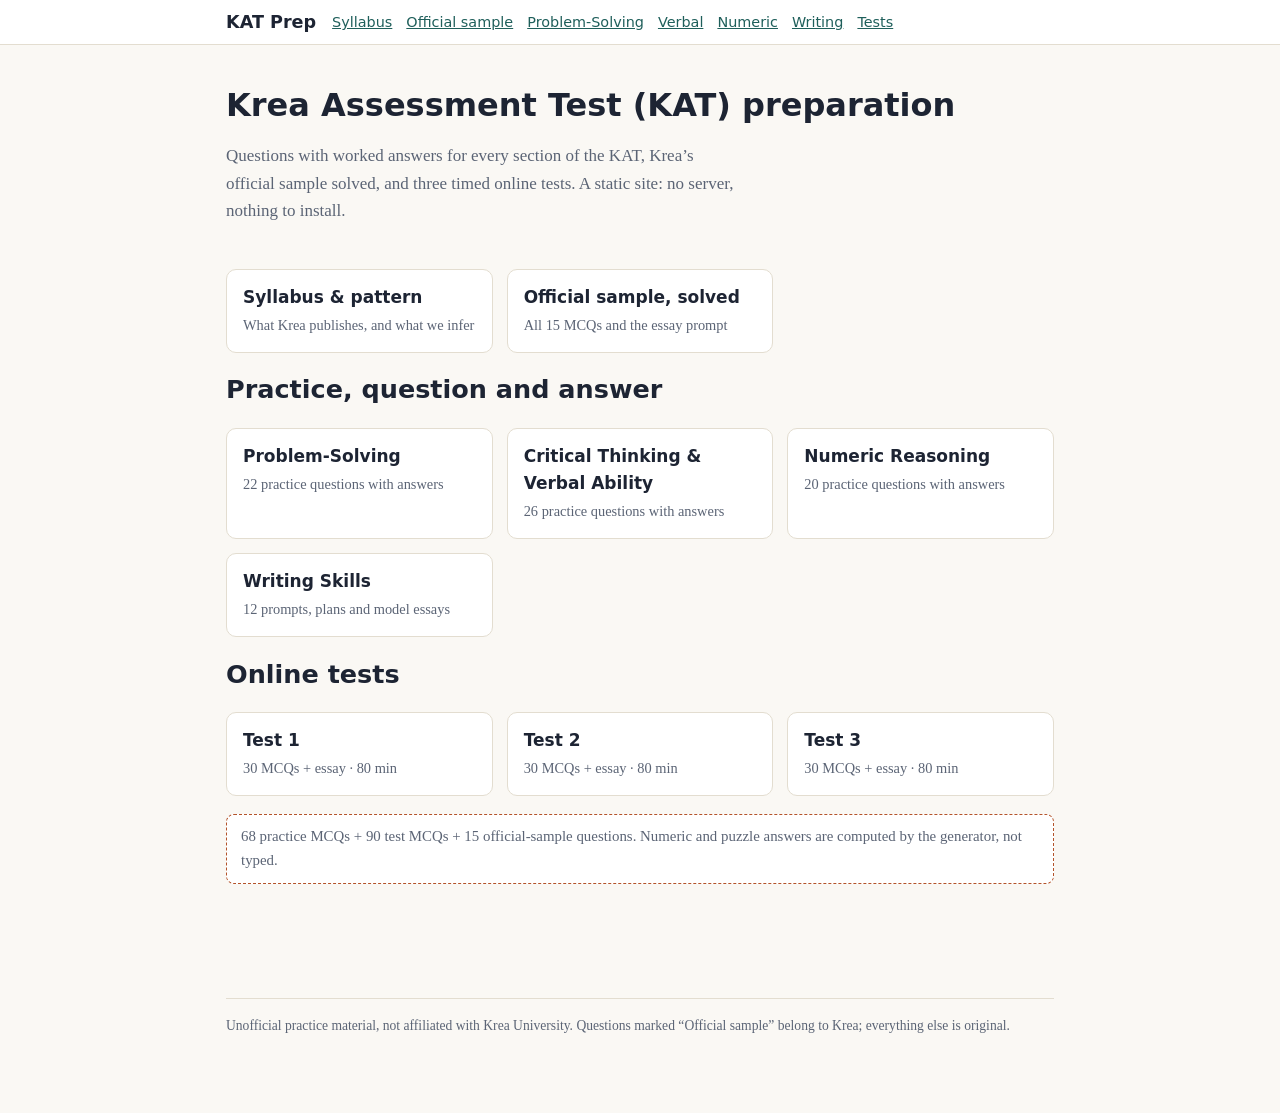
<file: site/index.html>
<!doctype html><html lang="en"><head><meta charset="utf-8"><meta name="viewport" content="width=device-width,initial-scale=1">
<title>KAT Preparation</title><link rel="stylesheet" href="assets/style.css"></head><body>
<header class="top"><div class="wrap"><a class="brand" href="index.html">KAT Prep</a><nav>
<a href="syllabus.html">Syllabus</a><a href="official-sample.html">Official sample</a><a href="practice-problem-solving.html">Problem-Solving</a><a href="practice-verbal.html">Verbal</a><a href="practice-numeric.html">Numeric</a><a href="practice-writing.html">Writing</a><a href="tests.html">Tests</a></nav></div></header>
<main class="wrap"><div class="hero"><h1>Krea Assessment Test (KAT) preparation</h1><p>Questions with worked answers for every section of the KAT, Krea’s official sample solved, and three timed online tests. A static site: no server, nothing to install.</p></div>
<div class="grid"><a class="card" href="syllabus.html"><b>Syllabus &amp; pattern</b><span>What Krea publishes, and what we infer</span></a><a class="card" href="official-sample.html"><b>Official sample, solved</b><span>All 15 MCQs and the essay prompt</span></a></div>
<h2>Practice, question and answer</h2><div class="grid"><a class="card" href="practice-problem-solving.html"><b>Problem-Solving</b><span>22 practice questions with answers</span></a><a class="card" href="practice-verbal.html"><b>Critical Thinking & Verbal Ability</b><span>26 practice questions with answers</span></a><a class="card" href="practice-numeric.html"><b>Numeric Reasoning</b><span>20 practice questions with answers</span></a><a class="card" href="practice-writing.html"><b>Writing Skills</b><span>12 prompts, plans and model essays</span></a></div>
<h2>Online tests</h2><div class="grid"><a class="card" href="test-1.html"><b>Test 1</b><span>30 MCQs + essay · 80 min</span></a><a class="card" href="test-2.html"><b>Test 2</b><span>30 MCQs + essay · 80 min</span></a><a class="card" href="test-3.html"><b>Test 3</b><span>30 MCQs + essay · 80 min</span></a></div>
<p class="note">68 practice MCQs + 90 test MCQs + 15 official-sample questions. Numeric and puzzle answers are computed by the generator, not typed.</p></main>
<div class="wrap"><footer>Unofficial practice material, not affiliated with Krea University. Questions marked “Official sample” belong to Krea; everything else is original.</footer></div></body></html>
</file>
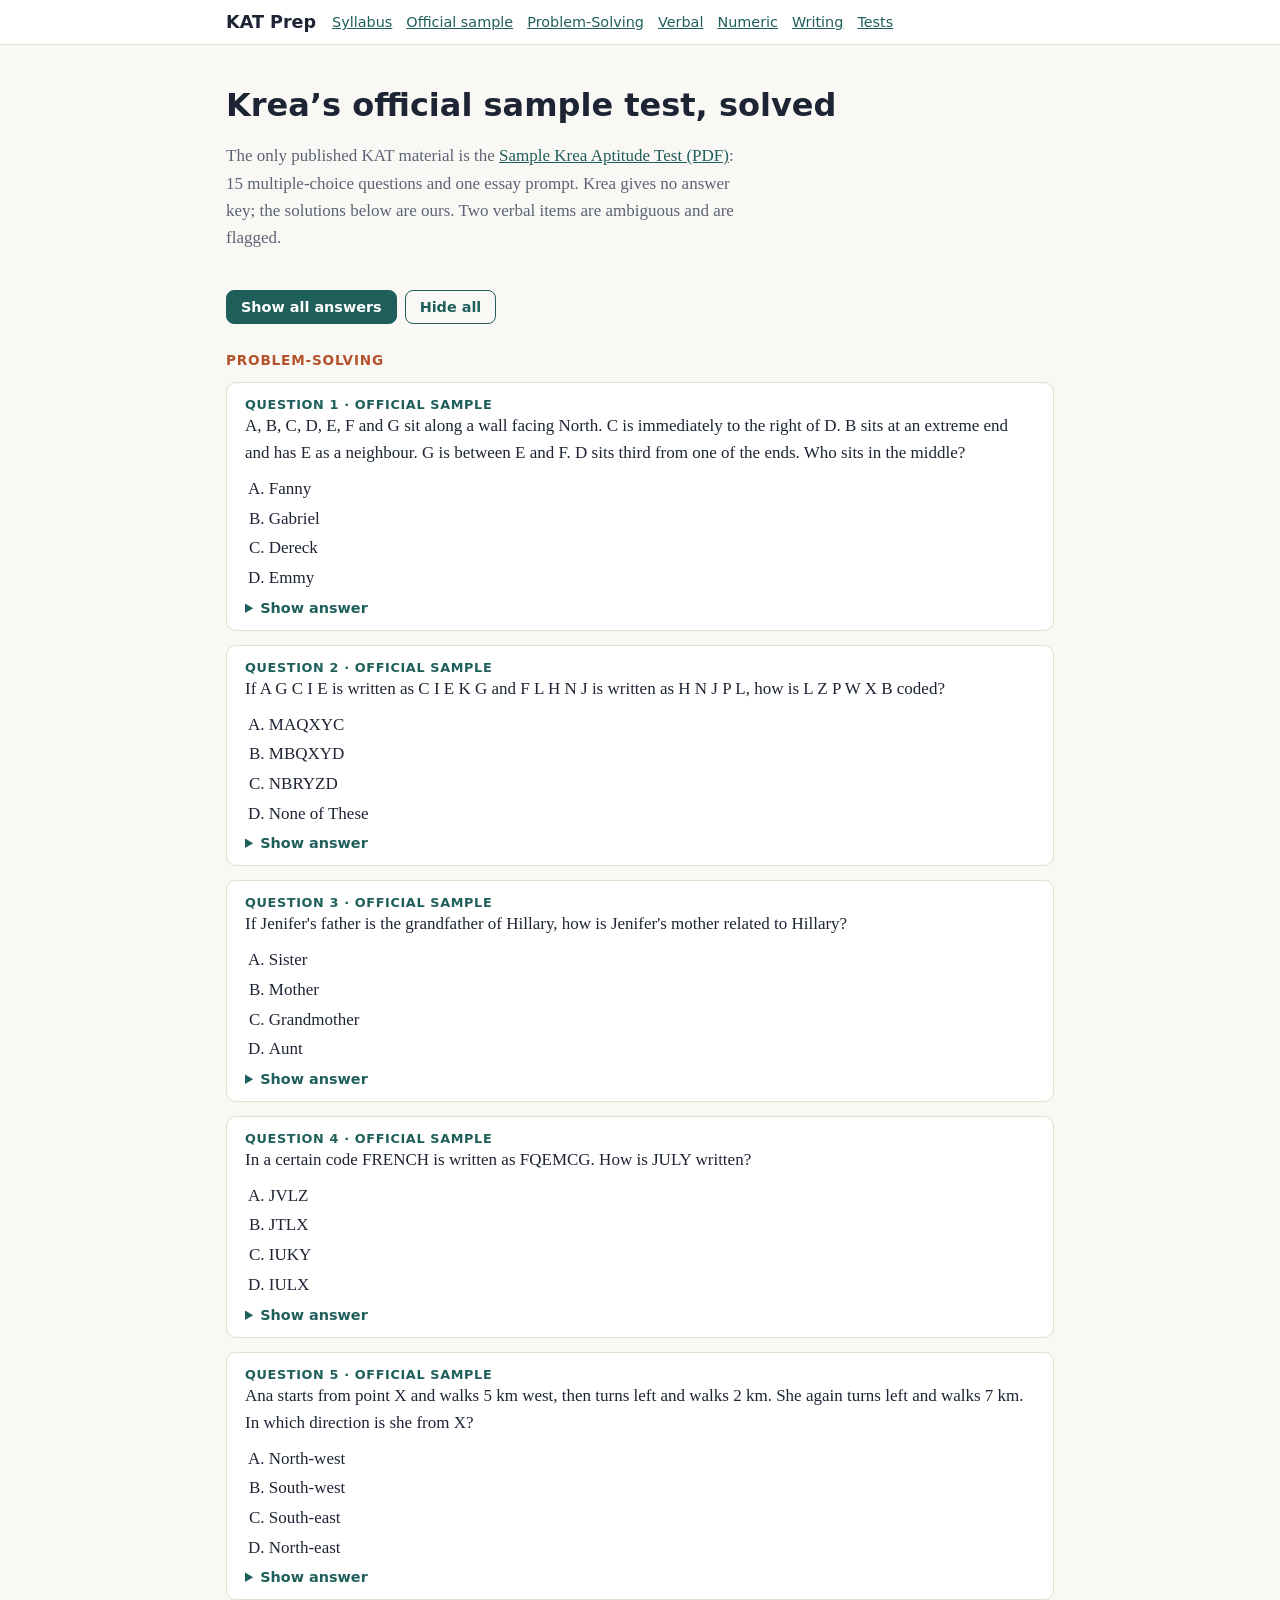
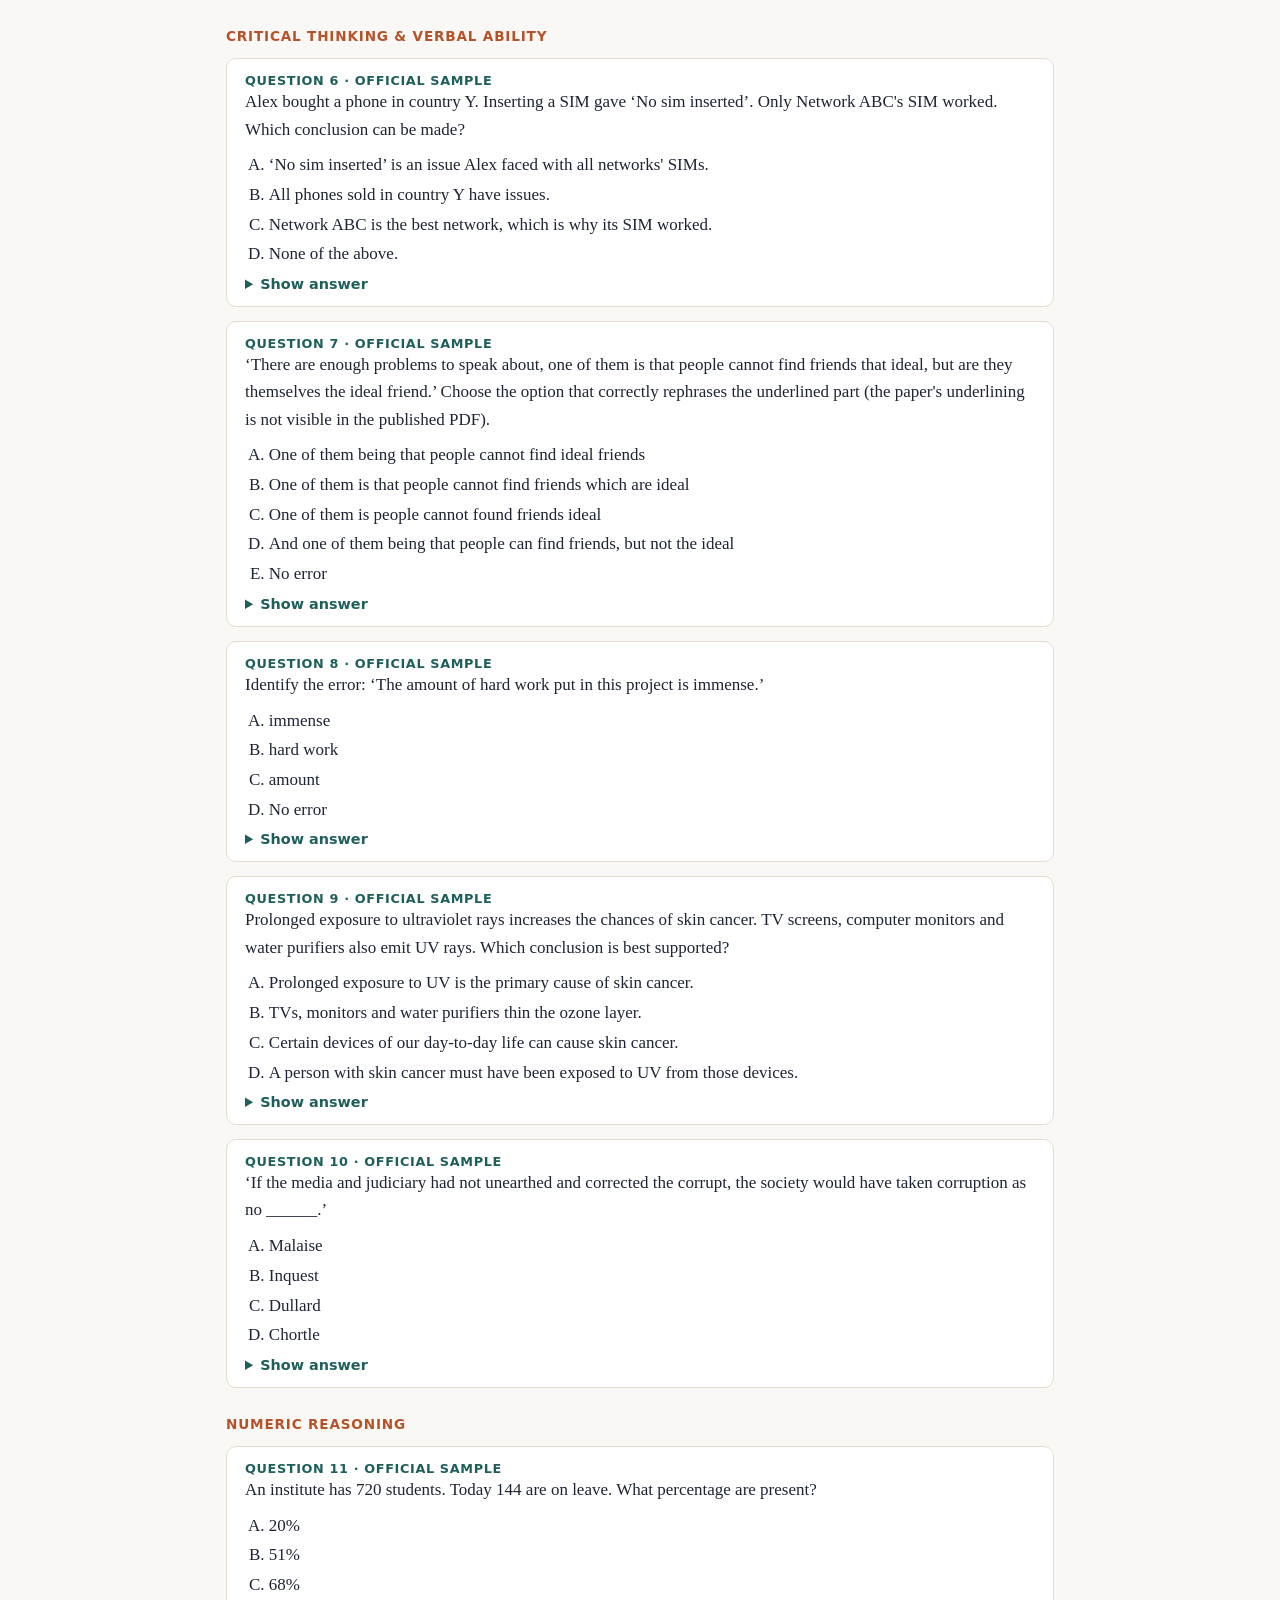
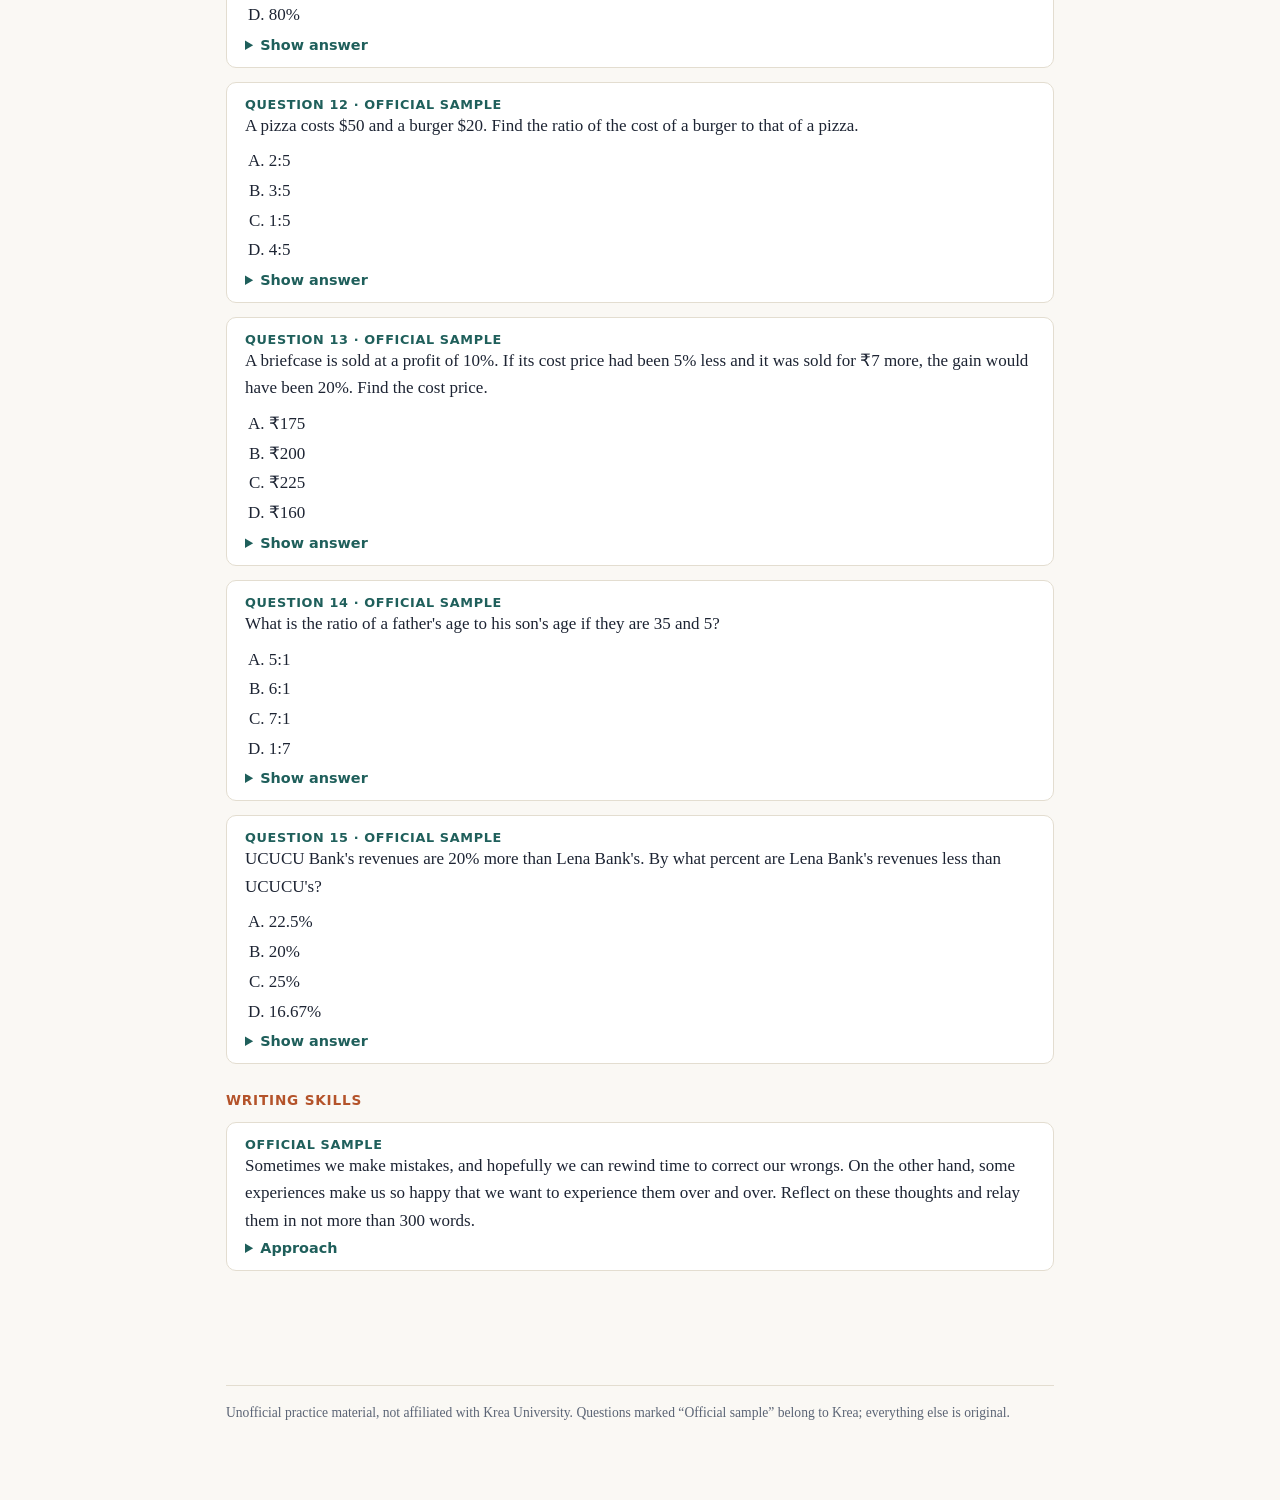
<file: site/official-sample.html>
<!doctype html><html lang="en"><head><meta charset="utf-8"><meta name="viewport" content="width=device-width,initial-scale=1">
<title>Official sample solved</title><link rel="stylesheet" href="assets/style.css"></head><body>
<header class="top"><div class="wrap"><a class="brand" href="index.html">KAT Prep</a><nav>
<a href="syllabus.html">Syllabus</a><a href="official-sample.html">Official sample</a><a href="practice-problem-solving.html">Problem-Solving</a><a href="practice-verbal.html">Verbal</a><a href="practice-numeric.html">Numeric</a><a href="practice-writing.html">Writing</a><a href="tests.html">Tests</a></nav></div></header>
<main class="wrap"><div class="hero"><h1>Krea’s official sample test, solved</h1><p>The only published KAT material is the <a href="https://krea.edu.in/sias/wp-content/uploads/2023/10/Sample-Krea-Aptitude-Test-2023-24.pdf" rel="noopener">Sample Krea Aptitude Test (PDF)</a>: 15 multiple-choice questions and one essay prompt. Krea gives no answer key; the solutions below are ours. Two verbal items are ambiguous and are flagged.</p></div><div class="tools"><button onclick="document.querySelectorAll('details.a').forEach(d=>d.open=true)">Show all answers</button><button class="ghost" onclick="document.querySelectorAll('details.a').forEach(d=>d.open=false)">Hide all</button></div><div class="sec">Problem-Solving</div><div class="q" id="q1"><div class="n">Question 1 · Official sample</div><div>A, B, C, D, E, F and G sit along a wall facing North. C is immediately to the right of D. B sits at an extreme end and has E as a neighbour. G is between E and F. D sits third from one of the ends. Who sits in the middle?</div><ol><li>Fanny</li><li>Gabriel</li><li>Dereck</li><li>Emmy</li></ol><details class="a"><summary>Show answer</summary><div class="sol"><span class="ans">Answer: A. Fanny</span><br>‘E–G–F’ must be consecutive and B (at an end) touches E, so one end reads <b>B E G F</b> (positions 1–4). D and C are adjacent with C to D's right, and D is third from an end; the only place is positions 5–6 (D is 3rd from the right end). A takes 7. Order: B E G F D C A. The 4th person is <b>F (Fanny)</b>. The mirror arrangement (B at the right end) forces D into position 3 with C at 4, which is already taken, so the answer is unique.</div></details></div><div class="q" id="q2"><div class="n">Question 2 · Official sample</div><div>If A G C I E is written as C I E K G and F L H N J is written as H N J P L, how is L Z P W X B coded?</div><ol><li>MAQXYC</li><li>MBQXYD</li><li>NBRYZD</li><li>None of These</li></ol><details class="a"><summary>Show answer</summary><div class="sol"><span class="ans">Answer: C. NBRYZD</span><br>A→C, G→I, C→E, I→K, E→G: each letter moves <b>+2</b>. Apply: L→N, Z→B, P→R, W→Y, X→Z, B→D = <b>NBRYZD</b>.</div></details></div><div class="q" id="q3"><div class="n">Question 3 · Official sample</div><div>If Jenifer's father is the grandfather of Hillary, how is Jenifer's mother related to Hillary?</div><ol><li>Sister</li><li>Mother</li><li>Grandmother</li><li>Aunt</li></ol><details class="a"><summary>Show answer</summary><div class="sol"><span class="ans">Answer: C. Grandmother</span><br>Jenifer's father is Hillary's grandfather; his wife, Jenifer's mother, is therefore Hillary's <b>grandmother</b> (taking the usual reading that they are the parents of Jenifer). Jenifer herself is Hillary's mother or aunt, so ‘Mother’ and ‘Aunt’ are wrong for Jenifer's <i>mother</i>.</div></details></div><div class="q" id="q4"><div class="n">Question 4 · Official sample</div><div>In a certain code FRENCH is written as FQEMCG. How is JULY written?</div><ol><li>JVLZ</li><li>JTLX</li><li>IUKY</li><li>IULX</li></ol><details class="a"><summary>Show answer</summary><div class="sol"><span class="ans">Answer: B. JTLX</span><br>F→F (0), R→Q (−1), E→E (0), N→M (−1), C→C (0), H→G (−1): shifts alternate 0, −1. JULY: J(0)=J, U(−1)=T, L(0)=L, Y(−1)=X → <b>JTLX</b>.</div></details></div><div class="q" id="q5"><div class="n">Question 5 · Official sample</div><div>Ana starts from point X and walks 5 km west, then turns left and walks 2 km. She again turns left and walks 7 km. In which direction is she from X?</div><ol><li>North-west</li><li>South-west</li><li>South-east</li><li>North-east</li></ol><details class="a"><summary>Show answer</summary><div class="sol"><span class="ans">Answer: C. South-east</span><br>West 5 → x = −5. Facing west, a left turn points south: 2 km → y = −2. Facing south, a left turn points east: 7 km → x = +2. Final (+2, −2): <b>south-east</b> of X.</div></details></div><div class="sec">Critical Thinking & Verbal Ability</div><div class="q" id="q6"><div class="n">Question 6 · Official sample</div><div>Alex bought a phone in country Y. Inserting a SIM gave ‘No sim inserted’. Only Network ABC's SIM worked. Which conclusion can be made?</div><ol><li>‘No sim inserted’ is an issue Alex faced with all networks' SIMs.</li><li>All phones sold in country Y have issues.</li><li>Network ABC is the best network, which is why its SIM worked.</li><li>None of the above.</li></ol><details class="a"><summary>Show answer</summary><div class="sol"><span class="ans">Answer: D. None of the above.</span><br>ABC's SIM worked, so the error did not appear with all SIMs (A false). One phone cannot show anything about all phones in Y (B). The facts say nothing about ‘best’ (C). <b>None of the above</b>.</div></details></div><div class="q" id="q7"><div class="n">Question 7 · Official sample</div><div>‘There are enough problems to speak about, one of them is that people cannot find friends that ideal, but are they themselves the ideal friend.’ Choose the option that correctly rephrases the underlined part (the paper's underlining is not visible in the published PDF).</div><ol><li>One of them being that people cannot find ideal friends</li><li>One of them is that people cannot find friends which are ideal</li><li>One of them is people cannot found friends ideal</li><li>And one of them being that people can find friends, but not the ideal</li><li>No error</li></ol><details class="a"><summary>Show answer</summary><div class="sol"><span class="ans">Answer: B. One of them is that people cannot find friends which are ideal</span><br><b>Caveat: Krea publishes no key and the underlined portion is not shown, so this is our best judgement.</b> The original joins two independent clauses with a comma (a comma splice) and uses the awkward ‘friends that ideal’. Option B repairs the grammar of the clause without changing its meaning; A leaves a fragment, C has ‘found’ for ‘find’, and D reverses the meaning. Treat B as the most defensible choice, but do not rely on it as an official answer.</div></details></div><div class="q" id="q8"><div class="n">Question 8 · Official sample</div><div>Identify the error: ‘The amount of hard work put in this project is immense.’</div><ol><li>immense</li><li>hard work</li><li>amount</li><li>No error</li></ol><details class="a"><summary>Show answer</summary><div class="sol"><span class="ans">Answer: D. No error</span><br>‘Amount’ is correct for an uncountable noun (‘hard work’), and ‘immense’ agrees with it. The only slip is the preposition (‘put <i>into</i>’), which is not one of the options, so of the choices offered the answer is <b>No error</b>. (Krea publishes no key; this is our reading.)</div></details></div><div class="q" id="q9"><div class="n">Question 9 · Official sample</div><div>Prolonged exposure to ultraviolet rays increases the chances of skin cancer. TV screens, computer monitors and water purifiers also emit UV rays. Which conclusion is best supported?</div><ol><li>Prolonged exposure to UV is the primary cause of skin cancer.</li><li>TVs, monitors and water purifiers thin the ozone layer.</li><li>Certain devices of our day-to-day life can cause skin cancer.</li><li>A person with skin cancer must have been exposed to UV from those devices.</li></ol><details class="a"><summary>Show answer</summary><div class="sol"><span class="ans">Answer: C. Certain devices of our day-to-day life can cause skin cancer.</span><br>UV raises skin-cancer risk; these devices emit UV; so they <i>can</i> contribute. A over-reaches (‘primary’), B brings in the ozone layer, D says ‘must’. The hedged conclusion <b>C</b> is the only one fully supported.</div></details></div><div class="q" id="q10"><div class="n">Question 10 · Official sample</div><div>‘If the media and judiciary had not unearthed and corrected the corrupt, the society would have taken corruption as no ______.’</div><ol><li>Malaise</li><li>Inquest</li><li>Dullard</li><li>Chortle</li></ol><details class="a"><summary>Show answer</summary><div class="sol"><span class="ans">Answer: A. Malaise</span><br>Malaise = a general sense of something being wrong. ‘Taken corruption as no malaise’ = not regarded it as a problem. An inquest is an investigation, a dullard a stupid person, a chortle a chuckle: none fits.</div></details></div><div class="sec">Numeric Reasoning</div><div class="q" id="q11"><div class="n">Question 11 · Official sample</div><div>An institute has 720 students. Today 144 are on leave. What percentage are present?</div><ol><li>20%</li><li>51%</li><li>68%</li><li>80%</li></ol><details class="a"><summary>Show answer</summary><div class="sol"><span class="ans">Answer: D. 80%</span><br>Present = 720 − 144 = 576; 576/720 × 100 = <b>80%</b>. (20% is the share on leave.)</div></details></div><div class="q" id="q12"><div class="n">Question 12 · Official sample</div><div>A pizza costs $50 and a burger $20. Find the ratio of the cost of a burger to that of a pizza.</div><ol><li>2:5</li><li>3:5</li><li>1:5</li><li>4:5</li></ol><details class="a"><summary>Show answer</summary><div class="sol"><span class="ans">Answer: A. 2:5</span><br>Burger : pizza = 20 : 50 = <b>2 : 5</b> (order matters: burger first).</div></details></div><div class="q" id="q13"><div class="n">Question 13 · Official sample</div><div>A briefcase is sold at a profit of 10%. If its cost price had been 5% less and it was sold for ₹7 more, the gain would have been 20%. Find the cost price.</div><ol><li>₹175</li><li>₹200</li><li>₹225</li><li>₹160</li></ol><details class="a"><summary>Show answer</summary><div class="sol"><span class="ans">Answer: A. ₹175</span><br>Let CP = x. Sold at 1.10x. New CP = 0.95x, new SP = 1.20 × 0.95x = 1.14x. This SP is ₹7 more: 1.14x − 1.10x = 7 → 0.04x = 7 → x = <b>₹175</b>.</div></details></div><div class="q" id="q14"><div class="n">Question 14 · Official sample</div><div>What is the ratio of a father's age to his son's age if they are 35 and 5?</div><ol><li>5:1</li><li>6:1</li><li>7:1</li><li>1:7</li></ol><details class="a"><summary>Show answer</summary><div class="sol"><span class="ans">Answer: C. 7:1</span><br>35 : 5 = <b>7 : 1</b>.</div></details></div><div class="q" id="q15"><div class="n">Question 15 · Official sample</div><div>UCUCU Bank's revenues are 20% more than Lena Bank's. By what percent are Lena Bank's revenues less than UCUCU's?</div><ol><li>22.5%</li><li>20%</li><li>25%</li><li>16.67%</li></ol><details class="a"><summary>Show answer</summary><div class="sol"><span class="ans">Answer: D. 16.67%</span><br>Lena = 100, UCUCU = 120. Lena is less by 20/120 × 100 = <b>16.67%</b> – the base is now UCUCU's revenue.</div></details></div><div class="sec">Writing Skills</div><div class="q"><div class="n">Official sample</div><div>Sometimes we make mistakes, and hopefully we can rewind time to correct our wrongs. On the other hand, some experiences make us so happy that we want to experience them over and over. Reflect on these thoughts and relay them in not more than 300 words.</div><details class="a"><summary>Approach</summary><div class="sol">See the <a href="practice-writing.html">Writing page</a>; prompt W1 and W2 follow the same two ideas (a mistake you would undo, an experience you would repeat), with full model responses.</div></details></div></main>
<div class="wrap"><footer>Unofficial practice material, not affiliated with Krea University. Questions marked “Official sample” belong to Krea; everything else is original.</footer></div></body></html>
</file>
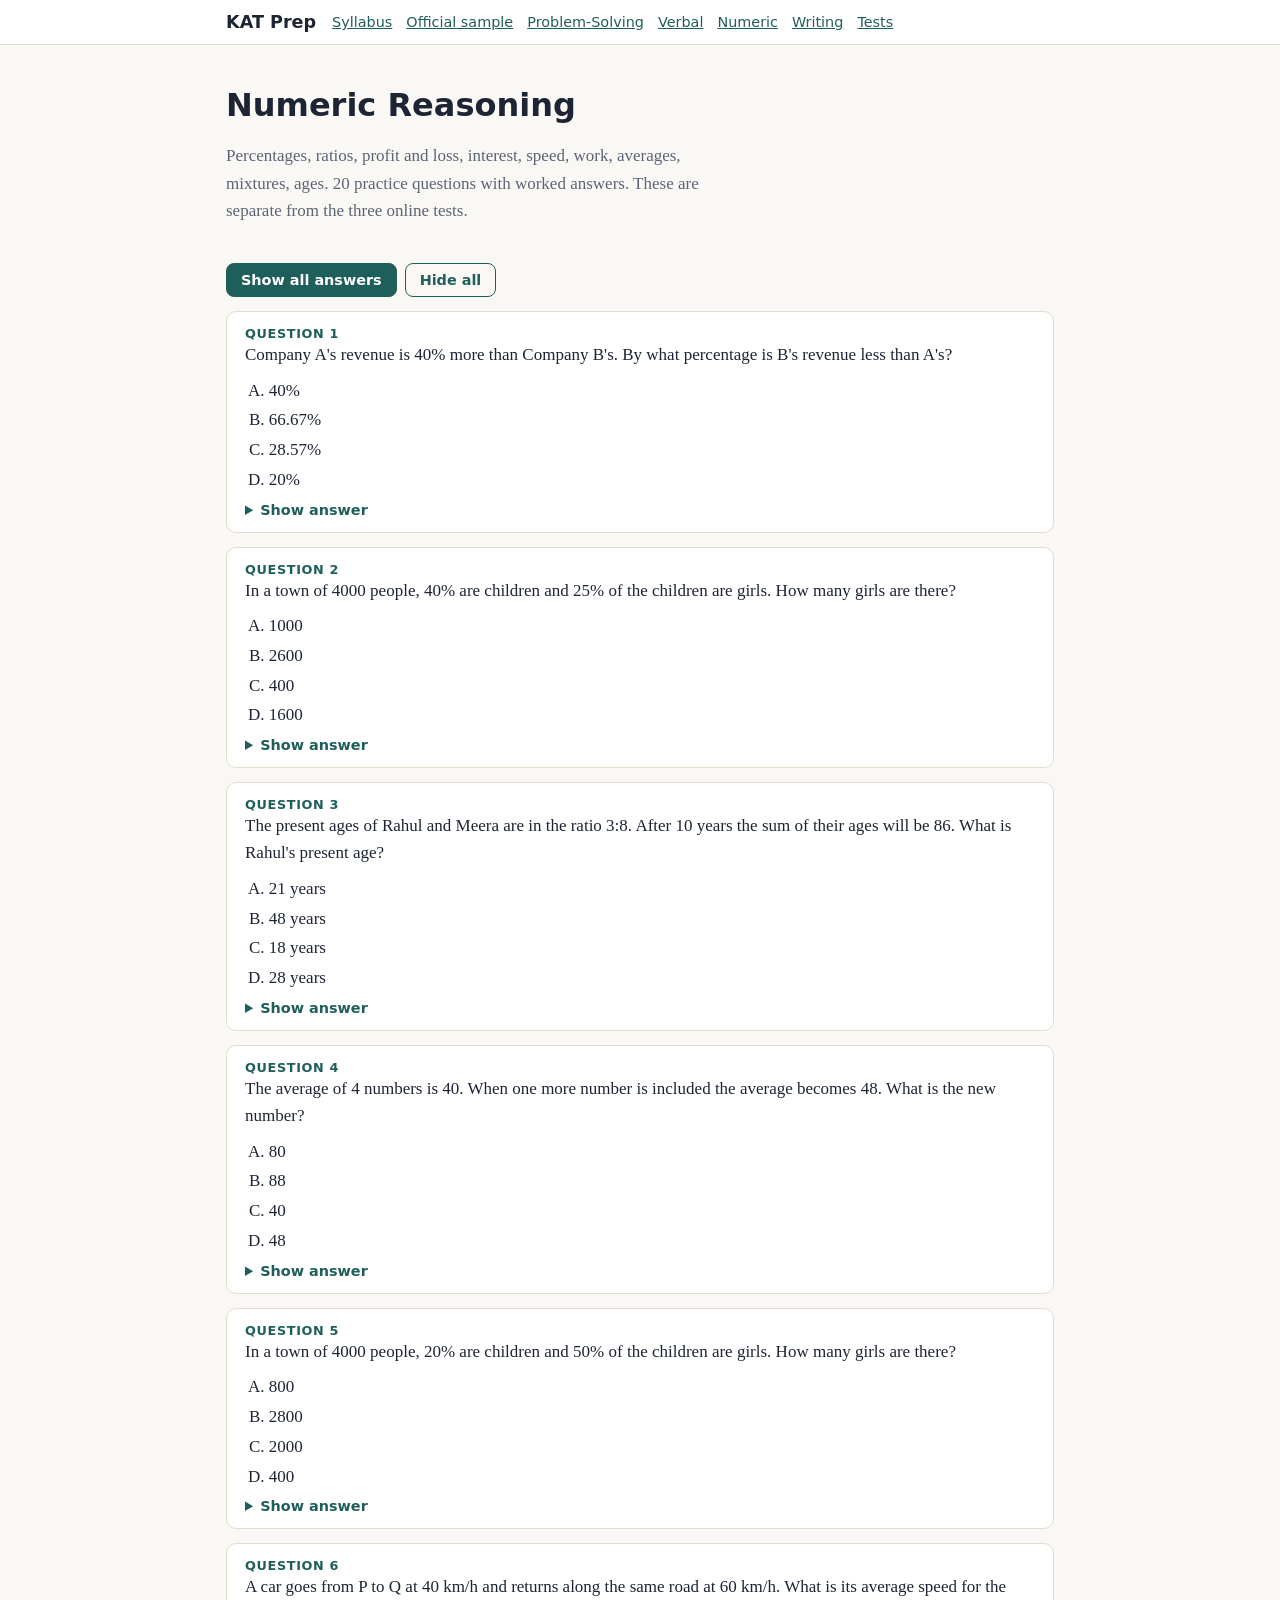
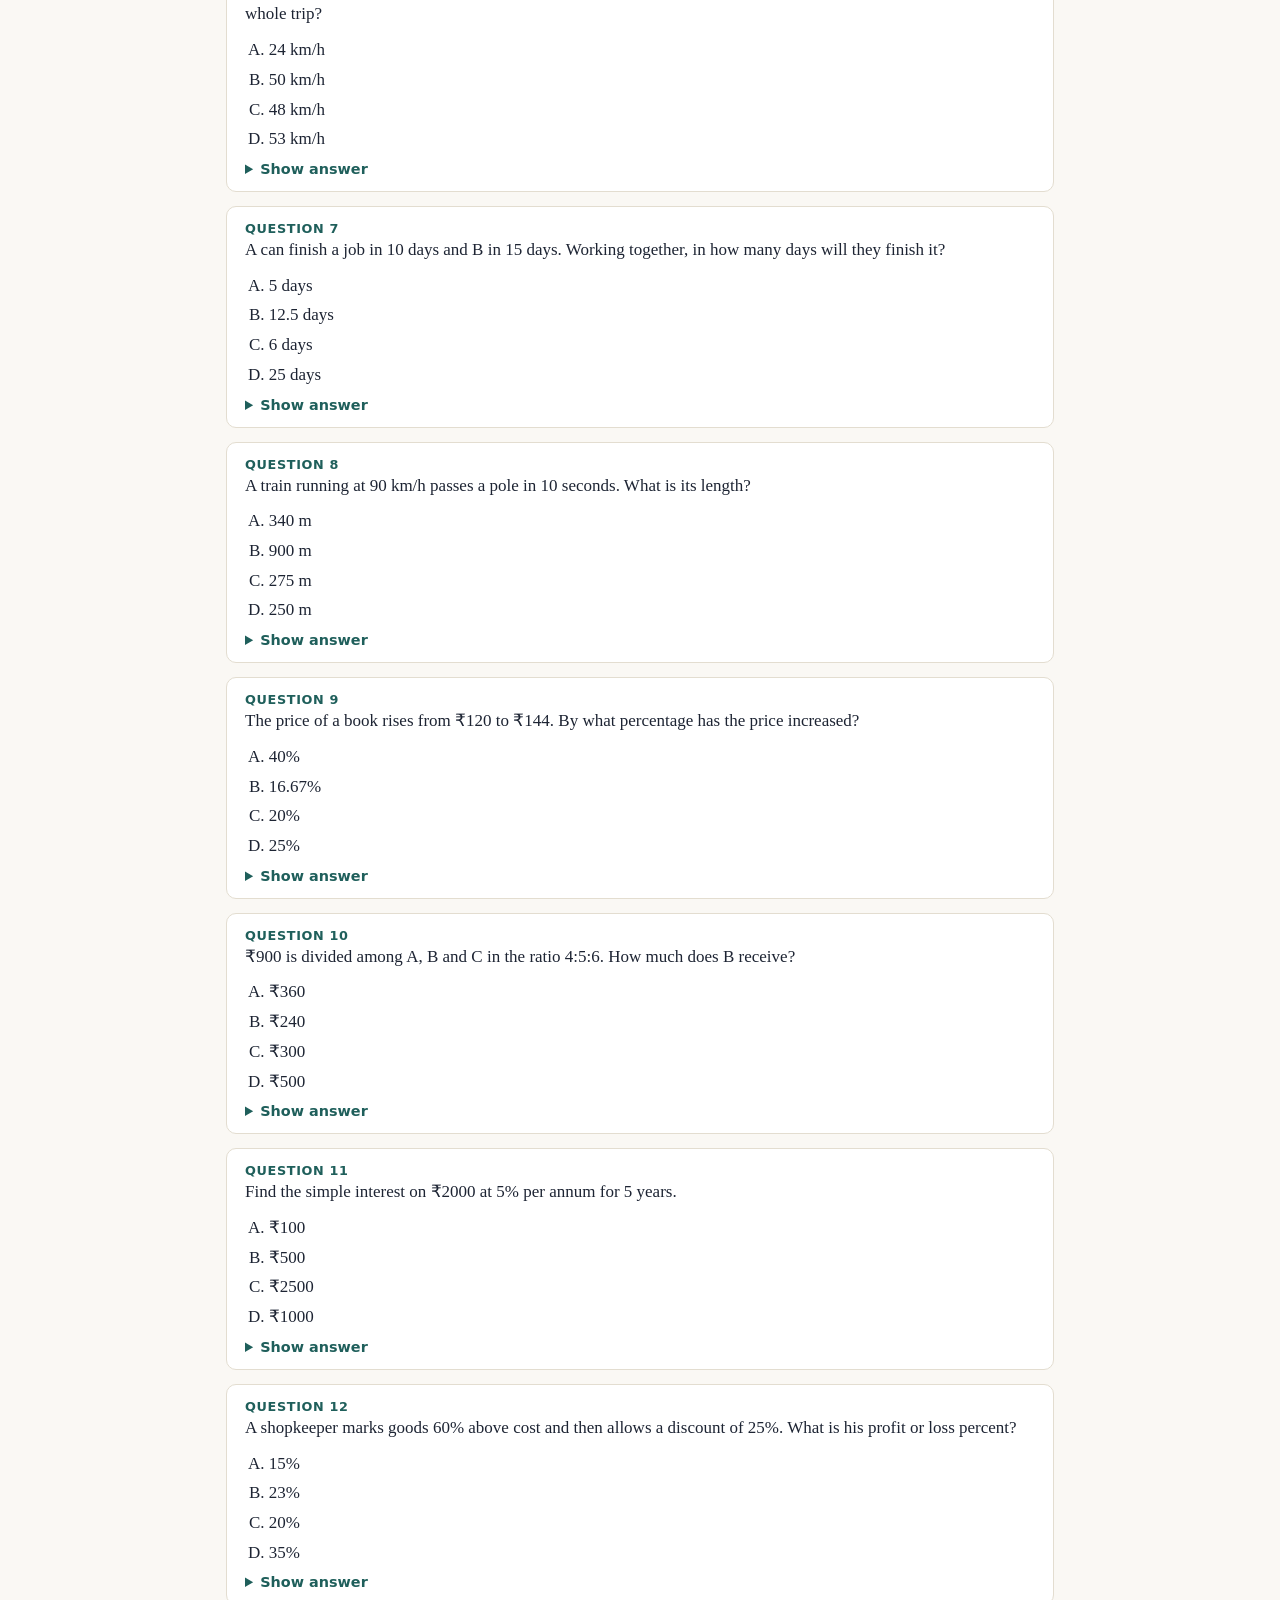
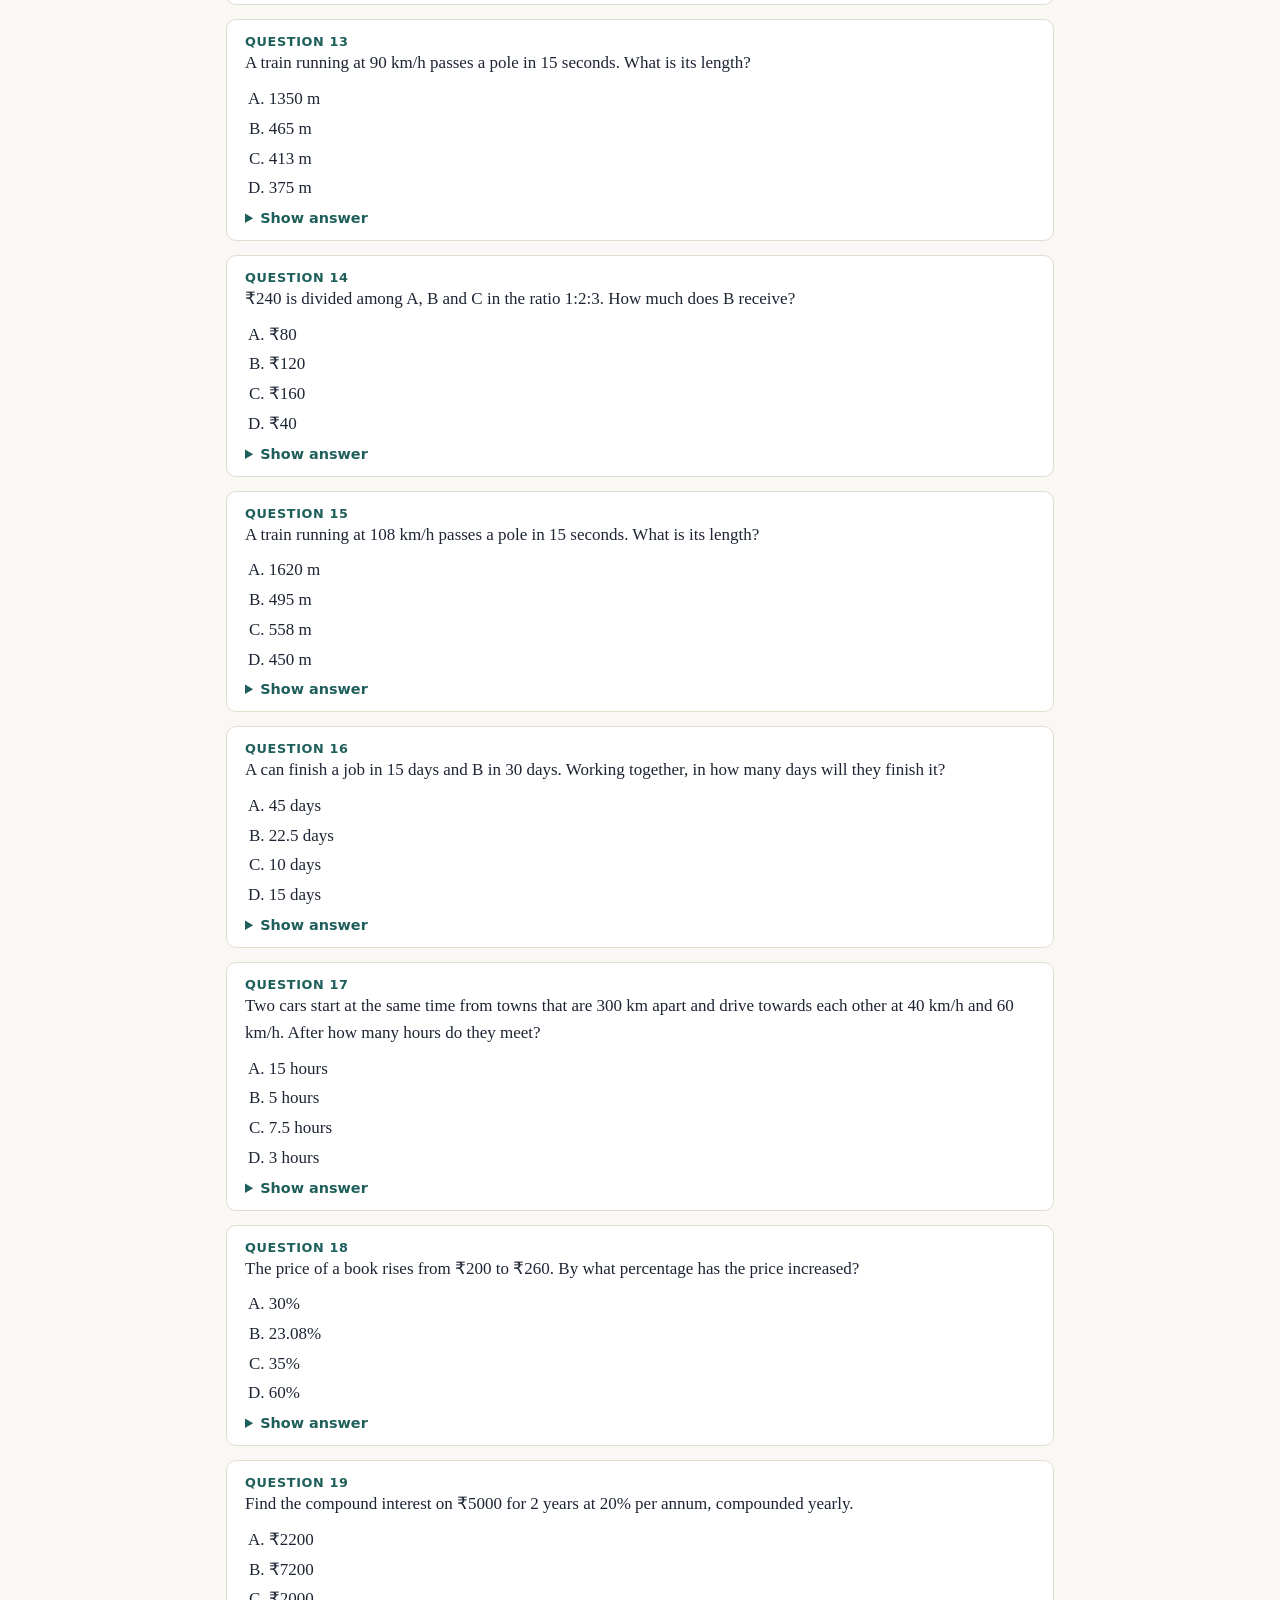
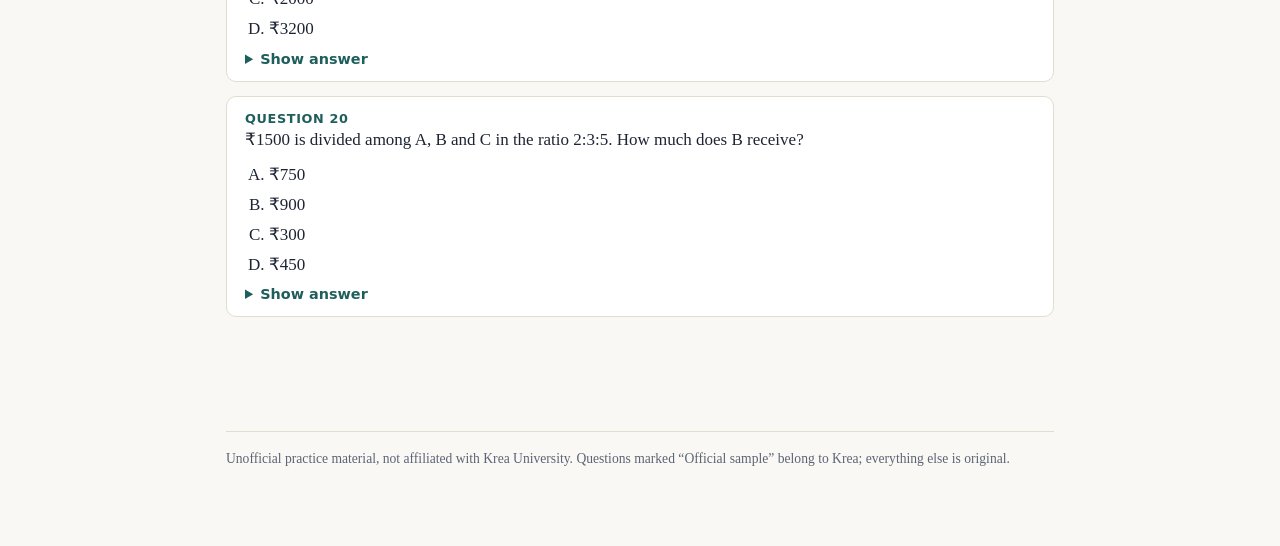
<file: site/practice-numeric.html>
<!doctype html><html lang="en"><head><meta charset="utf-8"><meta name="viewport" content="width=device-width,initial-scale=1">
<title>Numeric Reasoning – practice</title><link rel="stylesheet" href="assets/style.css"></head><body>
<header class="top"><div class="wrap"><a class="brand" href="index.html">KAT Prep</a><nav>
<a href="syllabus.html">Syllabus</a><a href="official-sample.html">Official sample</a><a href="practice-problem-solving.html">Problem-Solving</a><a href="practice-verbal.html">Verbal</a><a href="practice-numeric.html">Numeric</a><a href="practice-writing.html">Writing</a><a href="tests.html">Tests</a></nav></div></header>
<main class="wrap"><div class="hero"><h1>Numeric Reasoning</h1><p>Percentages, ratios, profit and loss, interest, speed, work, averages, mixtures, ages. 20 practice questions with worked answers. These are separate from the three online tests.</p></div><div class="tools"><button onclick="document.querySelectorAll('details.a').forEach(d=>d.open=true)">Show all answers</button><button class="ghost" onclick="document.querySelectorAll('details.a').forEach(d=>d.open=false)">Hide all</button></div><div class="q" id="q1"><div class="n">Question 1</div><div>Company A's revenue is 40% more than Company B's. By what percentage is B's revenue less than A's?</div><ol><li>40%</li><li>66.67%</li><li>28.57%</li><li>20%</li></ol><details class="a"><summary>Show answer</summary><div class="sol"><span class="ans">Answer: C. 28.57%</span><br>Let B = 100, so A = 140. B is less than A by 40/140 × 100 = 28.57%. The base changes, so the percentages are not equal.</div></details></div><div class="q" id="q2"><div class="n">Question 2</div><div>In a town of 4000 people, 40% are children and 25% of the children are girls. How many girls are there?</div><ol><li>1000</li><li>2600</li><li>400</li><li>1600</li></ol><details class="a"><summary>Show answer</summary><div class="sol"><span class="ans">Answer: C. 400</span><br>Children = 40% of 4000 = 1600. Girls = 25% of that = 400.</div></details></div><div class="q" id="q3"><div class="n">Question 3</div><div>The present ages of Rahul and Meera are in the ratio 3:8. After 10 years the sum of their ages will be 86. What is Rahul's present age?</div><ol><li>21 years</li><li>48 years</li><li>18 years</li><li>28 years</li></ol><details class="a"><summary>Show answer</summary><div class="sol"><span class="ans">Answer: C. 18 years</span><br>Sum now = 86 − 2 × 10 = 66. One part = 66/11 = 6. Rahul = 3 × 6 = 18 years.</div></details></div><div class="q" id="q4"><div class="n">Question 4</div><div>The average of 4 numbers is 40. When one more number is included the average becomes 48. What is the new number?</div><ol><li>80</li><li>88</li><li>40</li><li>48</li></ol><details class="a"><summary>Show answer</summary><div class="sol"><span class="ans">Answer: A. 80</span><br>Old total = 4 × 40 = 160. New total = 5 × 48 = 240. New number = 240 − 160 = 80.</div></details></div><div class="q" id="q5"><div class="n">Question 5</div><div>In a town of 4000 people, 20% are children and 50% of the children are girls. How many girls are there?</div><ol><li>800</li><li>2800</li><li>2000</li><li>400</li></ol><details class="a"><summary>Show answer</summary><div class="sol"><span class="ans">Answer: D. 400</span><br>Children = 20% of 4000 = 800. Girls = 50% of that = 400.</div></details></div><div class="q" id="q6"><div class="n">Question 6</div><div>A car goes from P to Q at 40 km/h and returns along the same road at 60 km/h. What is its average speed for the whole trip?</div><ol><li>24 km/h</li><li>50 km/h</li><li>48 km/h</li><li>53 km/h</li></ol><details class="a"><summary>Show answer</summary><div class="sol"><span class="ans">Answer: C. 48 km/h</span><br>For equal distances, average speed = 2ab/(a+b) = 2 × 40 × 60/100 = 48 km/h. The simple mean 50 is wrong because more time is spent at the slower speed.</div></details></div><div class="q" id="q7"><div class="n">Question 7</div><div>A can finish a job in 10 days and B in 15 days. Working together, in how many days will they finish it?</div><ol><li>5 days</li><li>12.5 days</li><li>6 days</li><li>25 days</li></ol><details class="a"><summary>Show answer</summary><div class="sol"><span class="ans">Answer: C. 6 days</span><br>Work per day together: 1/10 + 1/15 = 25/150. Time = 150/25 = 6 days.</div></details></div><div class="q" id="q8"><div class="n">Question 8</div><div>A train running at 90 km/h passes a pole in 10 seconds. What is its length?</div><ol><li>340 m</li><li>900 m</li><li>275 m</li><li>250 m</li></ol><details class="a"><summary>Show answer</summary><div class="sol"><span class="ans">Answer: D. 250 m</span><br>Speed = 90 × 5/18 = 25 m/s. Length = speed × time = 25 × 10 = 250 m.</div></details></div><div class="q" id="q9"><div class="n">Question 9</div><div>The price of a book rises from ₹120 to ₹144. By what percentage has the price increased?</div><ol><li>40%</li><li>16.67%</li><li>20%</li><li>25%</li></ol><details class="a"><summary>Show answer</summary><div class="sol"><span class="ans">Answer: C. 20%</span><br>Increase = 144 − 120 = 24. % increase = 24/120 × 100 = 20%. Always divide by the <i>original</i> value.</div></details></div><div class="q" id="q10"><div class="n">Question 10</div><div>₹900 is divided among A, B and C in the ratio 4:5:6. How much does B receive?</div><ol><li>₹360</li><li>₹240</li><li>₹300</li><li>₹500</li></ol><details class="a"><summary>Show answer</summary><div class="sol"><span class="ans">Answer: C. ₹300</span><br>Total parts = 15; one part = 900/15 = 60. B = 5 × 60 = ₹300.</div></details></div><div class="q" id="q11"><div class="n">Question 11</div><div>Find the simple interest on ₹2000 at 5% per annum for 5 years.</div><ol><li>₹100</li><li>₹500</li><li>₹2500</li><li>₹1000</li></ol><details class="a"><summary>Show answer</summary><div class="sol"><span class="ans">Answer: B. ₹500</span><br>SI = P × R × T/100 = 2000 × 5 × 5/100 = ₹500.</div></details></div><div class="q" id="q12"><div class="n">Question 12</div><div>A shopkeeper marks goods 60% above cost and then allows a discount of 25%. What is his profit or loss percent?</div><ol><li>15%</li><li>23%</li><li>20%</li><li>35%</li></ol><details class="a"><summary>Show answer</summary><div class="sol"><span class="ans">Answer: C. 20%</span><br>Take CP = 100. Marked = 160. SP = 160 × 0.75 = 120. Profit = 20%. (Not m − d = 35.)</div></details></div><div class="q" id="q13"><div class="n">Question 13</div><div>A train running at 90 km/h passes a pole in 15 seconds. What is its length?</div><ol><li>1350 m</li><li>465 m</li><li>413 m</li><li>375 m</li></ol><details class="a"><summary>Show answer</summary><div class="sol"><span class="ans">Answer: D. 375 m</span><br>Speed = 90 × 5/18 = 25 m/s. Length = speed × time = 25 × 15 = 375 m.</div></details></div><div class="q" id="q14"><div class="n">Question 14</div><div>₹240 is divided among A, B and C in the ratio 1:2:3. How much does B receive?</div><ol><li>₹80</li><li>₹120</li><li>₹160</li><li>₹40</li></ol><details class="a"><summary>Show answer</summary><div class="sol"><span class="ans">Answer: A. ₹80</span><br>Total parts = 6; one part = 240/6 = 40. B = 2 × 40 = ₹80.</div></details></div><div class="q" id="q15"><div class="n">Question 15</div><div>A train running at 108 km/h passes a pole in 15 seconds. What is its length?</div><ol><li>1620 m</li><li>495 m</li><li>558 m</li><li>450 m</li></ol><details class="a"><summary>Show answer</summary><div class="sol"><span class="ans">Answer: D. 450 m</span><br>Speed = 108 × 5/18 = 30 m/s. Length = speed × time = 30 × 15 = 450 m.</div></details></div><div class="q" id="q16"><div class="n">Question 16</div><div>A can finish a job in 15 days and B in 30 days. Working together, in how many days will they finish it?</div><ol><li>45 days</li><li>22.5 days</li><li>10 days</li><li>15 days</li></ol><details class="a"><summary>Show answer</summary><div class="sol"><span class="ans">Answer: C. 10 days</span><br>Work per day together: 1/15 + 1/30 = 45/450. Time = 450/45 = 10 days.</div></details></div><div class="q" id="q17"><div class="n">Question 17</div><div>Two cars start at the same time from towns that are 300 km apart and drive towards each other at 40 km/h and 60 km/h. After how many hours do they meet?</div><ol><li>15 hours</li><li>5 hours</li><li>7.5 hours</li><li>3 hours</li></ol><details class="a"><summary>Show answer</summary><div class="sol"><span class="ans">Answer: D. 3 hours</span><br>They close the gap at 40 + 60 = 100 km/h, so time = 300/100 = 3 hours.</div></details></div><div class="q" id="q18"><div class="n">Question 18</div><div>The price of a book rises from ₹200 to ₹260. By what percentage has the price increased?</div><ol><li>30%</li><li>23.08%</li><li>35%</li><li>60%</li></ol><details class="a"><summary>Show answer</summary><div class="sol"><span class="ans">Answer: A. 30%</span><br>Increase = 260 − 200 = 60. % increase = 60/200 × 100 = 30%. Always divide by the <i>original</i> value.</div></details></div><div class="q" id="q19"><div class="n">Question 19</div><div>Find the compound interest on ₹5000 for 2 years at 20% per annum, compounded yearly.</div><ol><li>₹2200</li><li>₹7200</li><li>₹2000</li><li>₹3200</li></ol><details class="a"><summary>Show answer</summary><div class="sol"><span class="ans">Answer: A. ₹2200</span><br>Amount = 5000 × (1 + 20/100)² = 7200. CI = Amount − P = ₹2200. (Simple interest would be 2000; the extra 200 is interest on interest.)</div></details></div><div class="q" id="q20"><div class="n">Question 20</div><div>₹1500 is divided among A, B and C in the ratio 2:3:5. How much does B receive?</div><ol><li>₹750</li><li>₹900</li><li>₹300</li><li>₹450</li></ol><details class="a"><summary>Show answer</summary><div class="sol"><span class="ans">Answer: D. ₹450</span><br>Total parts = 10; one part = 1500/10 = 150. B = 3 × 150 = ₹450.</div></details></div></main>
<div class="wrap"><footer>Unofficial practice material, not affiliated with Krea University. Questions marked “Official sample” belong to Krea; everything else is original.</footer></div></body></html>
</file>
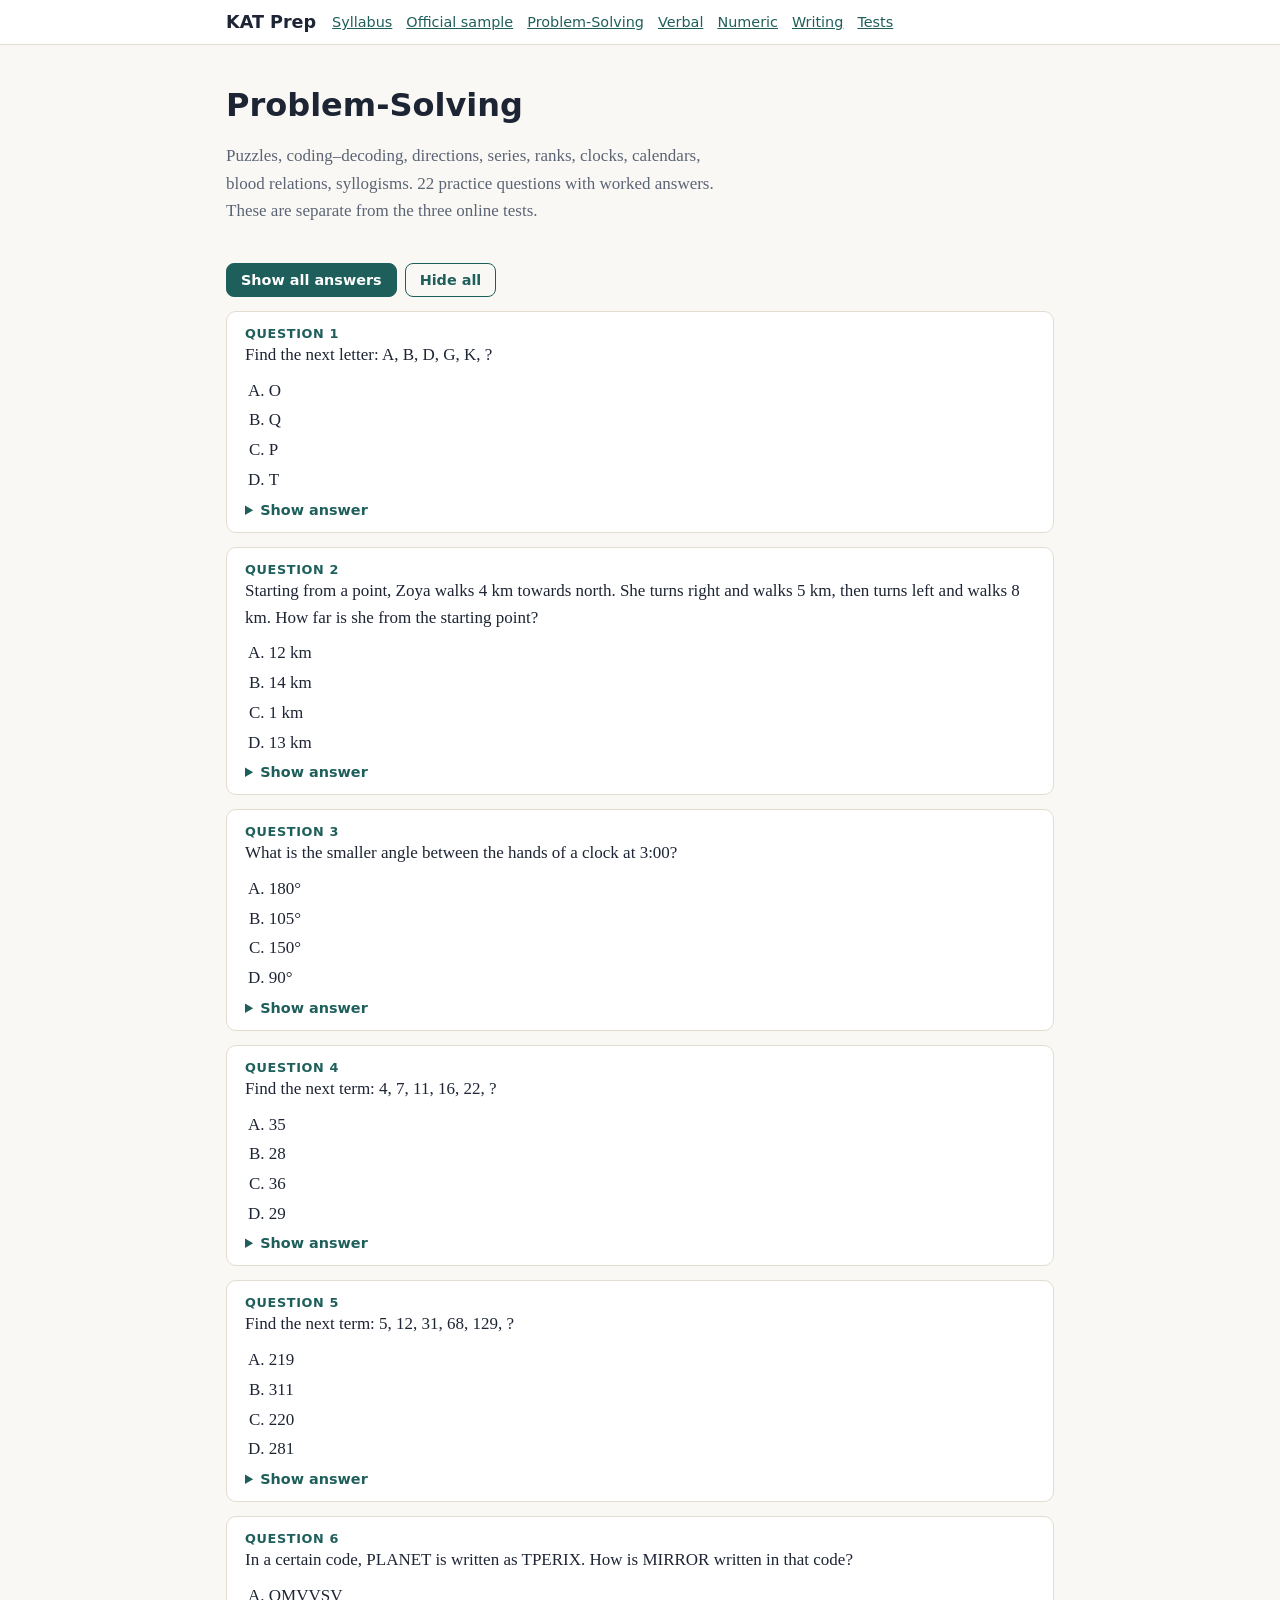
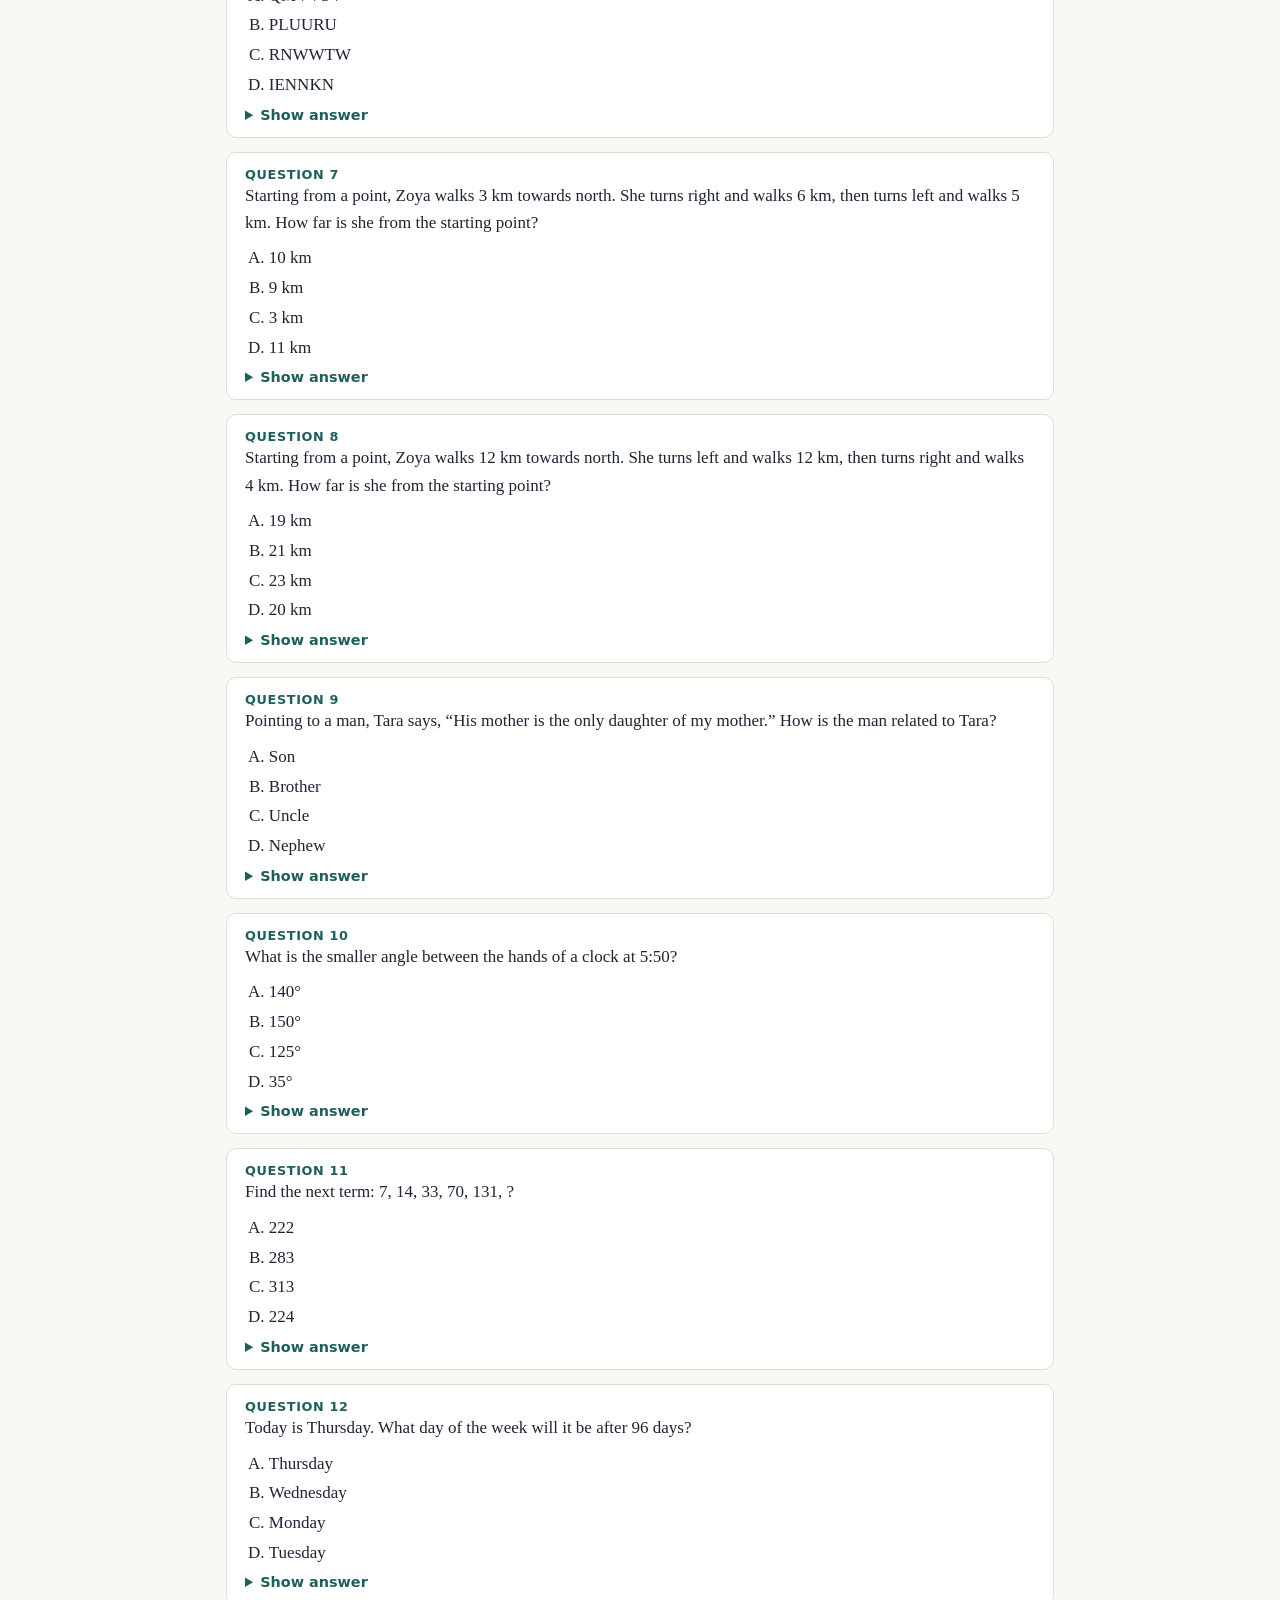
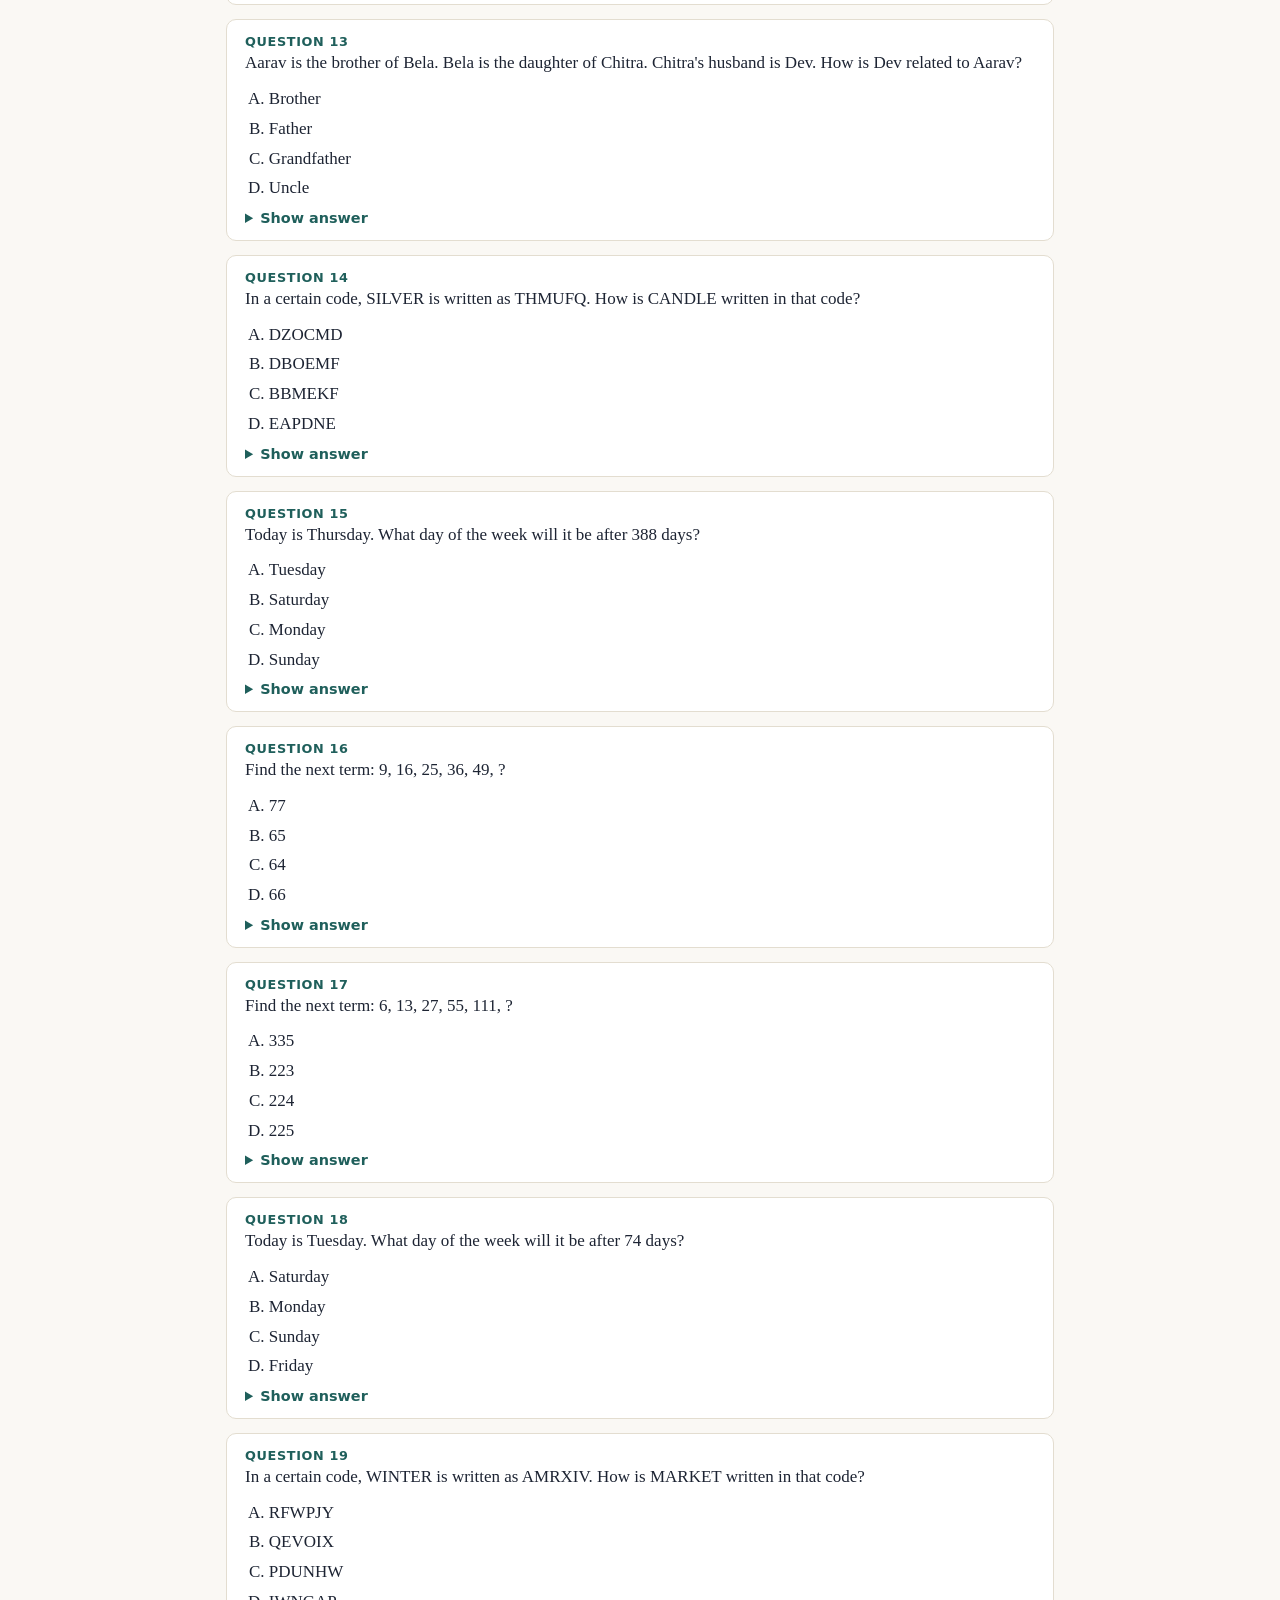
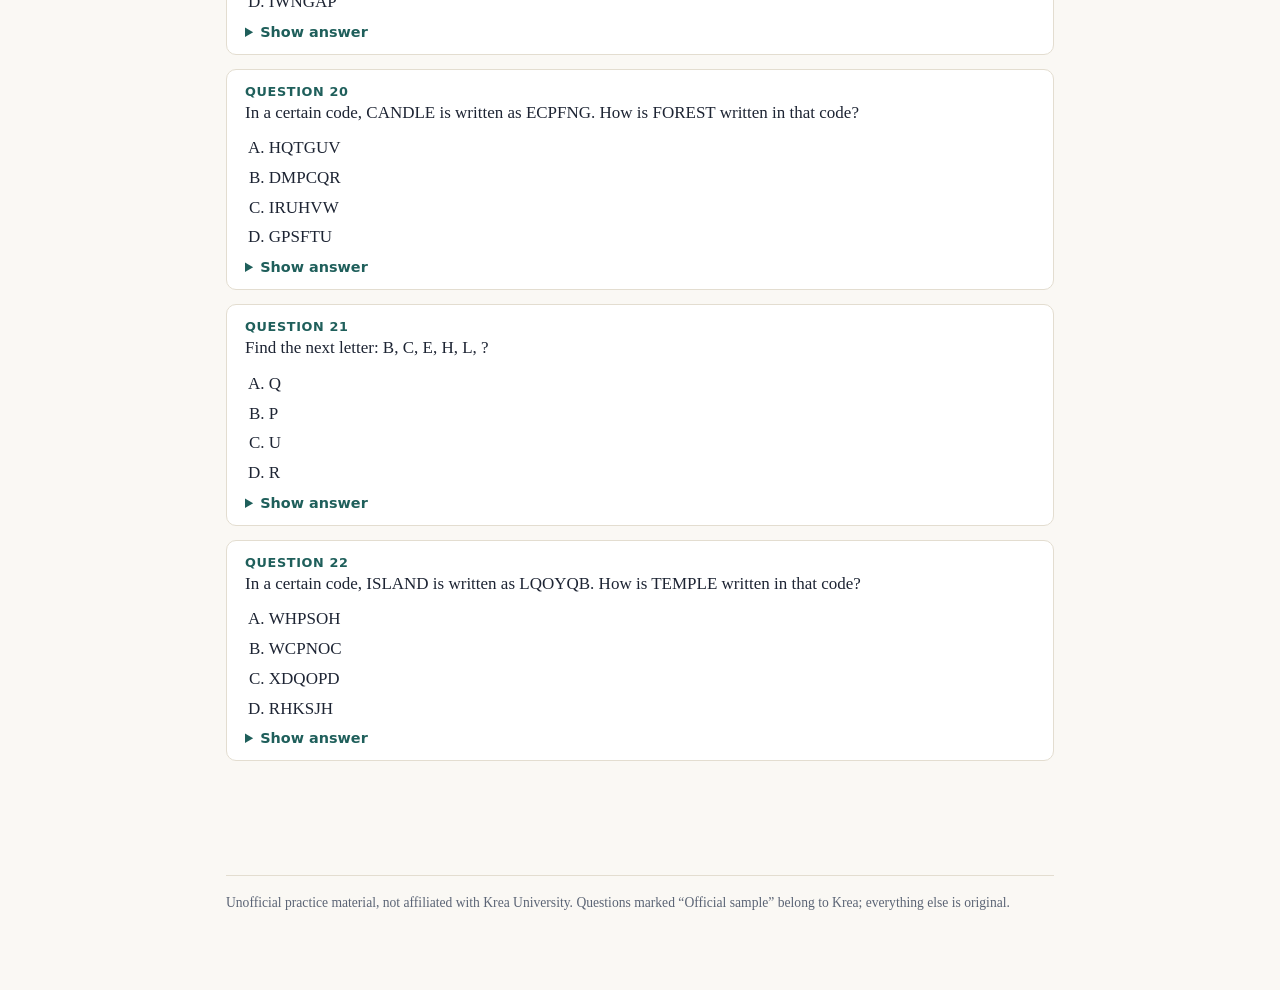
<file: site/practice-problem-solving.html>
<!doctype html><html lang="en"><head><meta charset="utf-8"><meta name="viewport" content="width=device-width,initial-scale=1">
<title>Problem-Solving – practice</title><link rel="stylesheet" href="assets/style.css"></head><body>
<header class="top"><div class="wrap"><a class="brand" href="index.html">KAT Prep</a><nav>
<a href="syllabus.html">Syllabus</a><a href="official-sample.html">Official sample</a><a href="practice-problem-solving.html">Problem-Solving</a><a href="practice-verbal.html">Verbal</a><a href="practice-numeric.html">Numeric</a><a href="practice-writing.html">Writing</a><a href="tests.html">Tests</a></nav></div></header>
<main class="wrap"><div class="hero"><h1>Problem-Solving</h1><p>Puzzles, coding–decoding, directions, series, ranks, clocks, calendars, blood relations, syllogisms. 22 practice questions with worked answers. These are separate from the three online tests.</p></div><div class="tools"><button onclick="document.querySelectorAll('details.a').forEach(d=>d.open=true)">Show all answers</button><button class="ghost" onclick="document.querySelectorAll('details.a').forEach(d=>d.open=false)">Hide all</button></div><div class="q" id="q1"><div class="n">Question 1</div><div>Find the next letter: A, B, D, G, K, ?</div><ol><li>O</li><li>Q</li><li>P</li><li>T</li></ol><details class="a"><summary>Show answer</summary><div class="sol"><span class="ans">Answer: C. P</span><br>Position gaps: 1, 2, 3, 4 – the gap rises by 1 each time, so the next gap is 5 and the letter is P.</div></details></div><div class="q" id="q2"><div class="n">Question 2</div><div>Starting from a point, Zoya walks 4 km towards north. She turns right and walks 5 km, then turns left and walks 8 km. How far is she from the starting point?</div><ol><li>12 km</li><li>14 km</li><li>1 km</li><li>13 km</li></ol><details class="a"><summary>Show answer</summary><div class="sol"><span class="ans">Answer: D. 13 km</span><br>Draw it on a grid with north up: she ends at (5, 12) east/north of the start. Distance = √(5² + 12²) = 13 km.</div></details></div><div class="q" id="q3"><div class="n">Question 3</div><div>What is the smaller angle between the hands of a clock at 3:00?</div><ol><li>180°</li><li>105°</li><li>150°</li><li>90°</li></ol><details class="a"><summary>Show answer</summary><div class="sol"><span class="ans">Answer: D. 90°</span><br>Angle = |30h − 5.5m| = |30×3 − 5.5×0| = 90°; the smaller angle is 90°. (The hour hand also moves as the minutes pass – ignoring that gives the trap value.)</div></details></div><div class="q" id="q4"><div class="n">Question 4</div><div>Find the next term: 4, 7, 11, 16, 22, ?</div><ol><li>35</li><li>28</li><li>36</li><li>29</li></ol><details class="a"><summary>Show answer</summary><div class="sol"><span class="ans">Answer: D. 29</span><br>Differences grow by 1 each step: 3, 4, 5, 6, 7. Next term = 29.</div></details></div><div class="q" id="q5"><div class="n">Question 5</div><div>Find the next term: 5, 12, 31, 68, 129, ?</div><ol><li>219</li><li>311</li><li>220</li><li>281</li></ol><details class="a"><summary>Show answer</summary><div class="sol"><span class="ans">Answer: C. 220</span><br>Cubes of 1,2,3… plus 4. Next term = 220.</div></details></div><div class="q" id="q6"><div class="n">Question 6</div><div>In a certain code, PLANET is written as TPERIX. How is MIRROR written in that code?</div><ol><li>QMVVSV</li><li>PLUURU</li><li>RNWWTW</li><li>IENNKN</li></ol><details class="a"><summary>Show answer</summary><div class="sol"><span class="ans">Answer: A. QMVVSV</span><br>Compare P→T: every letter moves +4 place(s) in the alphabet. Applying the same rule to MIRROR gives QMVVSV.</div></details></div><div class="q" id="q7"><div class="n">Question 7</div><div>Starting from a point, Zoya walks 3 km towards north. She turns right and walks 6 km, then turns left and walks 5 km. How far is she from the starting point?</div><ol><li>10 km</li><li>9 km</li><li>3 km</li><li>11 km</li></ol><details class="a"><summary>Show answer</summary><div class="sol"><span class="ans">Answer: A. 10 km</span><br>Draw it on a grid with north up: she ends at (6, 8) east/north of the start. Distance = √(6² + 8²) = 10 km.</div></details></div><div class="q" id="q8"><div class="n">Question 8</div><div>Starting from a point, Zoya walks 12 km towards north. She turns left and walks 12 km, then turns right and walks 4 km. How far is she from the starting point?</div><ol><li>19 km</li><li>21 km</li><li>23 km</li><li>20 km</li></ol><details class="a"><summary>Show answer</summary><div class="sol"><span class="ans">Answer: D. 20 km</span><br>Draw it on a grid with north up: she ends at (-12, 16) east/north of the start. Distance = √(-12² + 16²) = 20 km.</div></details></div><div class="q" id="q9"><div class="n">Question 9</div><div>Pointing to a man, Tara says, “His mother is the only daughter of my mother.” How is the man related to Tara?</div><ol><li>Son</li><li>Brother</li><li>Uncle</li><li>Nephew</li></ol><details class="a"><summary>Show answer</summary><div class="sol"><span class="ans">Answer: A. Son</span><br>Tara's mother's only daughter is Tara herself. So the man's mother is Tara, and the man is Tara's son.</div></details></div><div class="q" id="q10"><div class="n">Question 10</div><div>What is the smaller angle between the hands of a clock at 5:50?</div><ol><li>140°</li><li>150°</li><li>125°</li><li>35°</li></ol><details class="a"><summary>Show answer</summary><div class="sol"><span class="ans">Answer: C. 125°</span><br>Angle = |30h − 5.5m| = |30×5 − 5.5×50| = 125°; the smaller angle is 125°. (The hour hand also moves as the minutes pass – ignoring that gives the trap value.)</div></details></div><div class="q" id="q11"><div class="n">Question 11</div><div>Find the next term: 7, 14, 33, 70, 131, ?</div><ol><li>222</li><li>283</li><li>313</li><li>224</li></ol><details class="a"><summary>Show answer</summary><div class="sol"><span class="ans">Answer: A. 222</span><br>Cubes of 1,2,3… plus 6. Next term = 222.</div></details></div><div class="q" id="q12"><div class="n">Question 12</div><div>Today is Thursday. What day of the week will it be after 96 days?</div><ol><li>Thursday</li><li>Wednesday</li><li>Monday</li><li>Tuesday</li></ol><details class="a"><summary>Show answer</summary><div class="sol"><span class="ans">Answer: D. Tuesday</span><br>96 = 7 × 13 + 5. Whole weeks bring the same day, so move 5 day(s) ahead of Thursday: Tuesday.</div></details></div><div class="q" id="q13"><div class="n">Question 13</div><div>Aarav is the brother of Bela. Bela is the daughter of Chitra. Chitra's husband is Dev. How is Dev related to Aarav?</div><ol><li>Brother</li><li>Father</li><li>Grandfather</li><li>Uncle</li></ol><details class="a"><summary>Show answer</summary><div class="sol"><span class="ans">Answer: B. Father</span><br>Bela and Aarav are siblings, so Chitra (Bela's mother) is also Aarav's mother; her husband Dev is therefore Aarav's father.</div></details></div><div class="q" id="q14"><div class="n">Question 14</div><div>In a certain code, SILVER is written as THMUFQ. How is CANDLE written in that code?</div><ol><li>DZOCMD</li><li>DBOEMF</li><li>BBMEKF</li><li>EAPDNE</li></ol><details class="a"><summary>Show answer</summary><div class="sol"><span class="ans">Answer: A. DZOCMD</span><br>Letter by letter the shifts are +1, -1, +1, -1, +1, -1, so the shifts alternate [1, -1]. Apply it to CANDLE: DZOCMD. (Test every position – a single-shift guess fails.)</div></details></div><div class="q" id="q15"><div class="n">Question 15</div><div>Today is Thursday. What day of the week will it be after 388 days?</div><ol><li>Tuesday</li><li>Saturday</li><li>Monday</li><li>Sunday</li></ol><details class="a"><summary>Show answer</summary><div class="sol"><span class="ans">Answer: D. Sunday</span><br>388 = 7 × 55 + 3. Whole weeks bring the same day, so move 3 day(s) ahead of Thursday: Sunday.</div></details></div><div class="q" id="q16"><div class="n">Question 16</div><div>Find the next term: 9, 16, 25, 36, 49, ?</div><ol><li>77</li><li>65</li><li>64</li><li>66</li></ol><details class="a"><summary>Show answer</summary><div class="sol"><span class="ans">Answer: C. 64</span><br>Perfect squares of consecutive integers. Next term = 64.</div></details></div><div class="q" id="q17"><div class="n">Question 17</div><div>Find the next term: 6, 13, 27, 55, 111, ?</div><ol><li>335</li><li>223</li><li>224</li><li>225</li></ol><details class="a"><summary>Show answer</summary><div class="sol"><span class="ans">Answer: B. 223</span><br>Each term = 2 × previous + 1. Next term = 223.</div></details></div><div class="q" id="q18"><div class="n">Question 18</div><div>Today is Tuesday. What day of the week will it be after 74 days?</div><ol><li>Saturday</li><li>Monday</li><li>Sunday</li><li>Friday</li></ol><details class="a"><summary>Show answer</summary><div class="sol"><span class="ans">Answer: A. Saturday</span><br>74 = 7 × 10 + 4. Whole weeks bring the same day, so move 4 day(s) ahead of Tuesday: Saturday.</div></details></div><div class="q" id="q19"><div class="n">Question 19</div><div>In a certain code, WINTER is written as AMRXIV. How is MARKET written in that code?</div><ol><li>RFWPJY</li><li>QEVOIX</li><li>PDUNHW</li><li>IWNGAP</li></ol><details class="a"><summary>Show answer</summary><div class="sol"><span class="ans">Answer: B. QEVOIX</span><br>Compare W→A: every letter moves +4 place(s) in the alphabet. Applying the same rule to MARKET gives QEVOIX.</div></details></div><div class="q" id="q20"><div class="n">Question 20</div><div>In a certain code, CANDLE is written as ECPFNG. How is FOREST written in that code?</div><ol><li>HQTGUV</li><li>DMPCQR</li><li>IRUHVW</li><li>GPSFTU</li></ol><details class="a"><summary>Show answer</summary><div class="sol"><span class="ans">Answer: A. HQTGUV</span><br>Compare C→E: every letter moves +2 place(s) in the alphabet. Applying the same rule to FOREST gives HQTGUV.</div></details></div><div class="q" id="q21"><div class="n">Question 21</div><div>Find the next letter: B, C, E, H, L, ?</div><ol><li>Q</li><li>P</li><li>U</li><li>R</li></ol><details class="a"><summary>Show answer</summary><div class="sol"><span class="ans">Answer: A. Q</span><br>Position gaps: 1, 2, 3, 4 – the gap rises by 1 each time, so the next gap is 5 and the letter is Q.</div></details></div><div class="q" id="q22"><div class="n">Question 22</div><div>In a certain code, ISLAND is written as LQOYQB. How is TEMPLE written in that code?</div><ol><li>WHPSOH</li><li>WCPNOC</li><li>XDQOPD</li><li>RHKSJH</li></ol><details class="a"><summary>Show answer</summary><div class="sol"><span class="ans">Answer: B. WCPNOC</span><br>Letter by letter the shifts are +3, -2, +3, -2, +3, -2, so the shifts alternate [3, -2]. Apply it to TEMPLE: WCPNOC. (Test every position – a single-shift guess fails.)</div></details></div></main>
<div class="wrap"><footer>Unofficial practice material, not affiliated with Krea University. Questions marked “Official sample” belong to Krea; everything else is original.</footer></div></body></html>
</file>
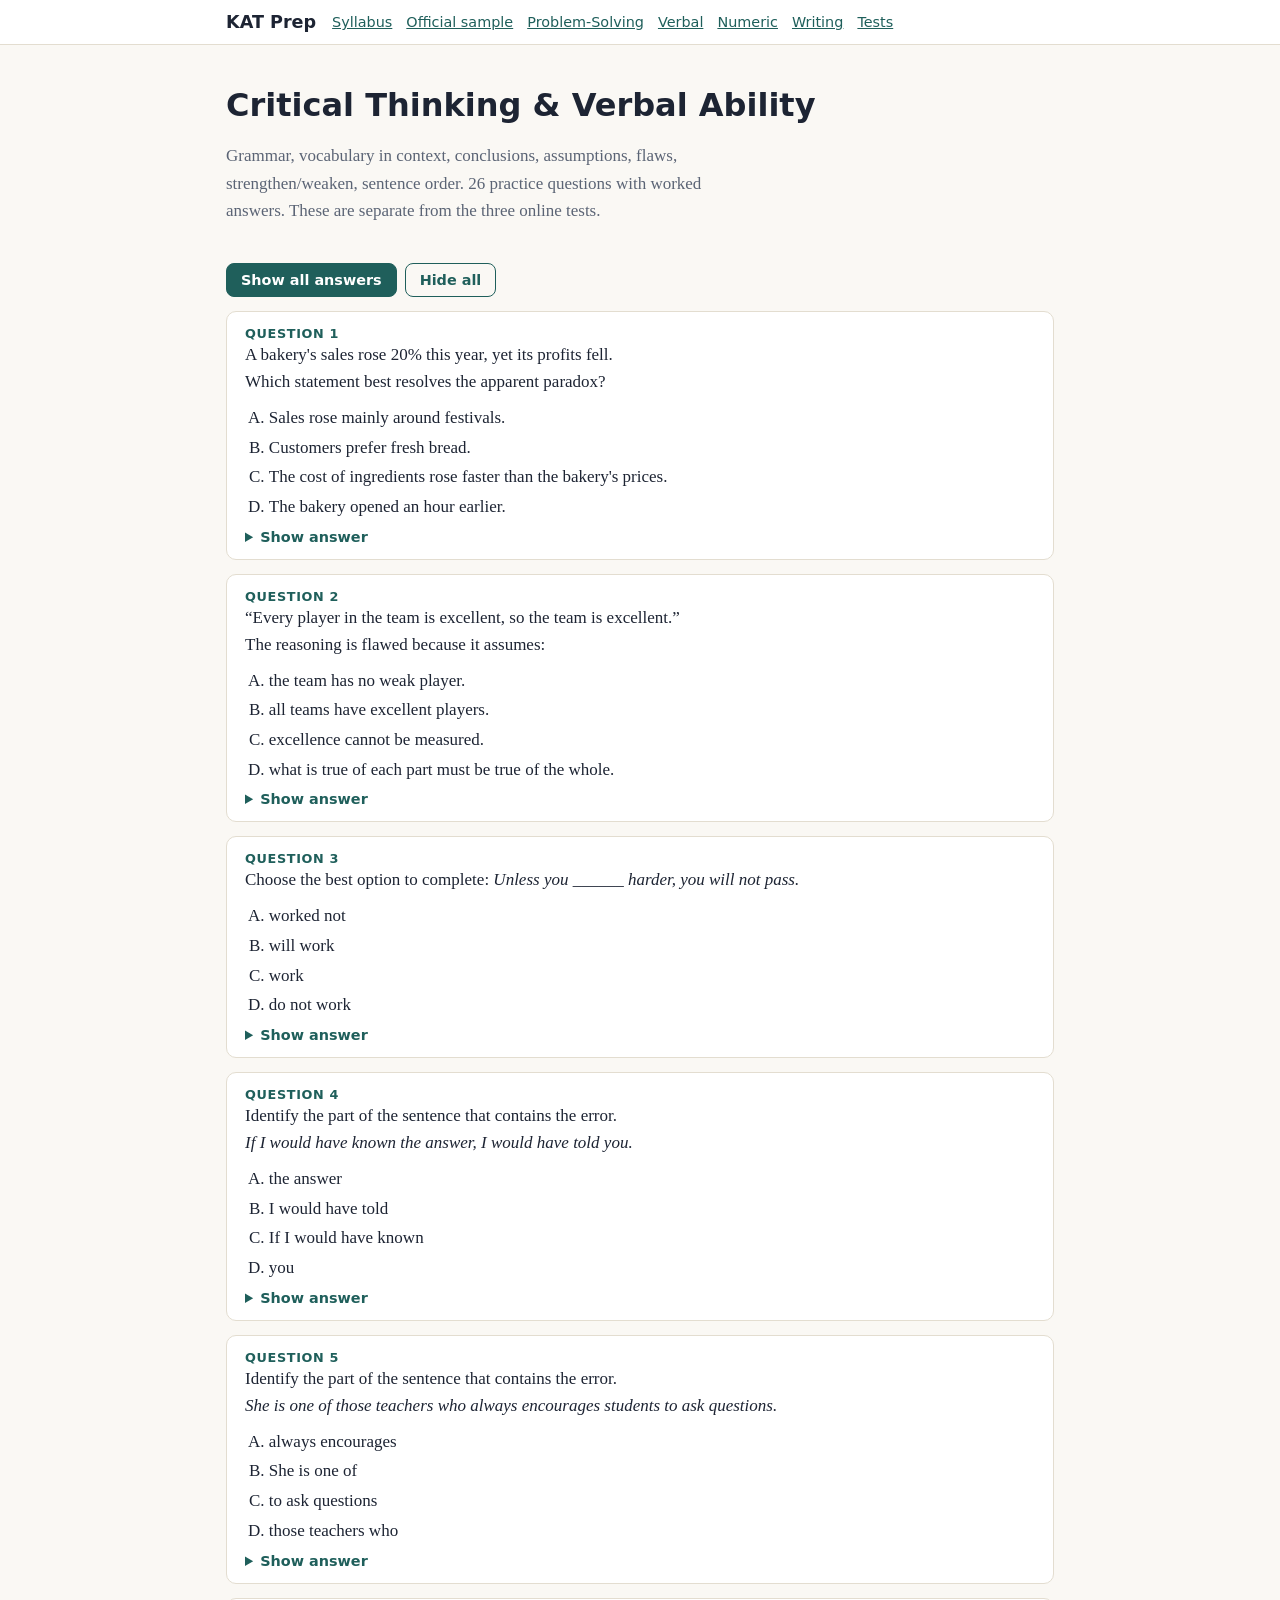
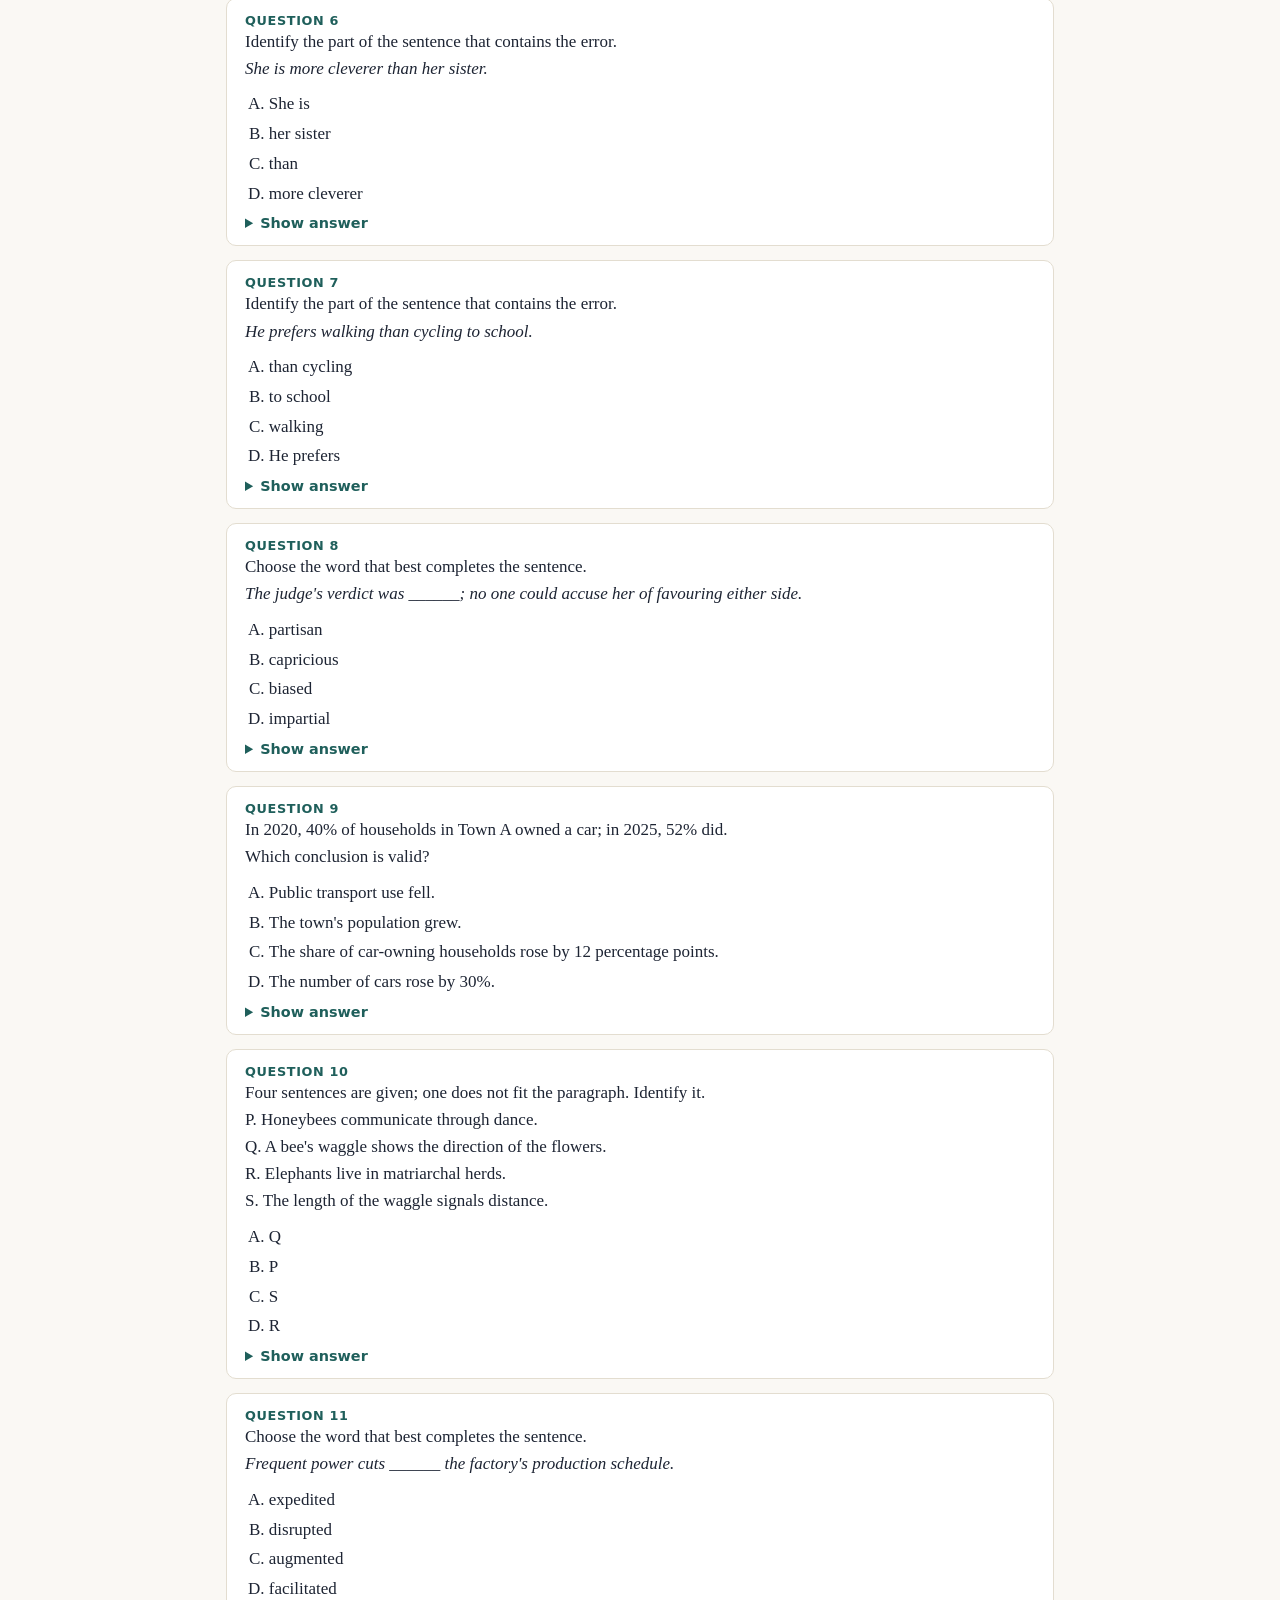
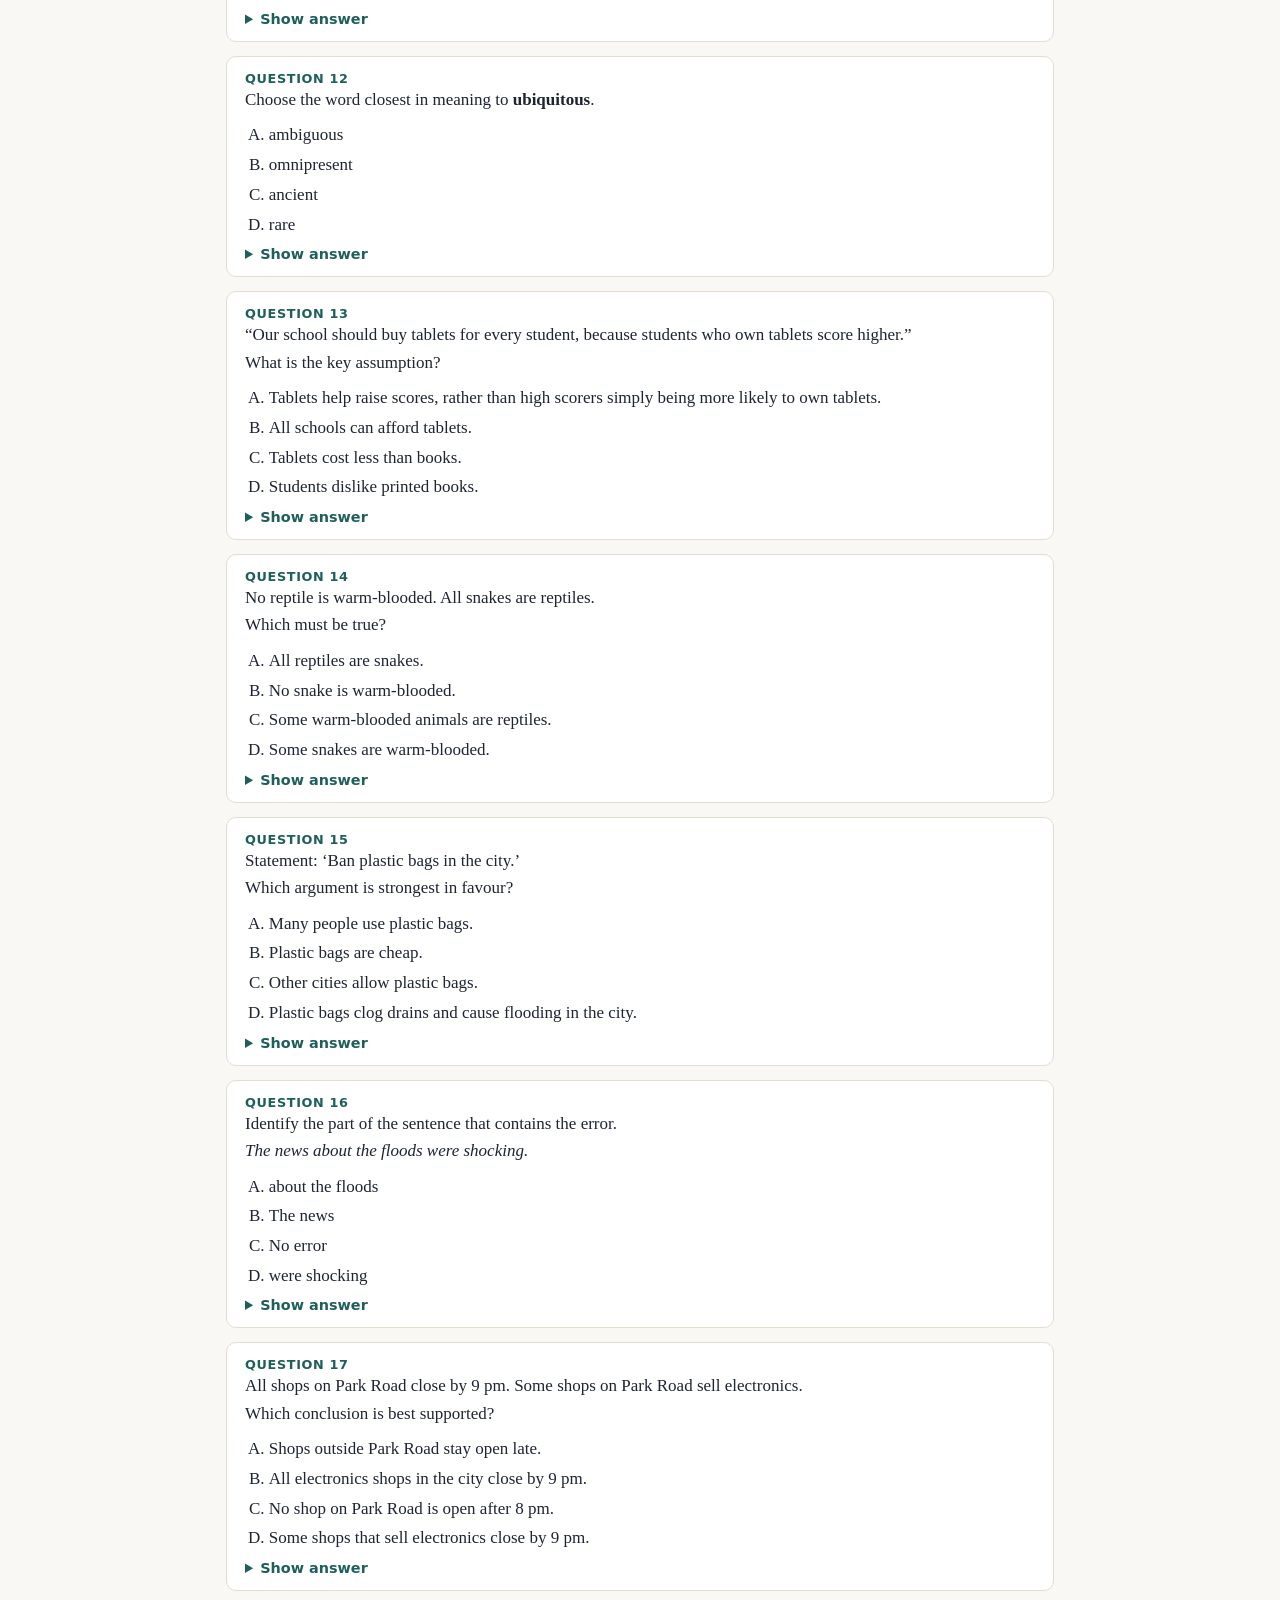
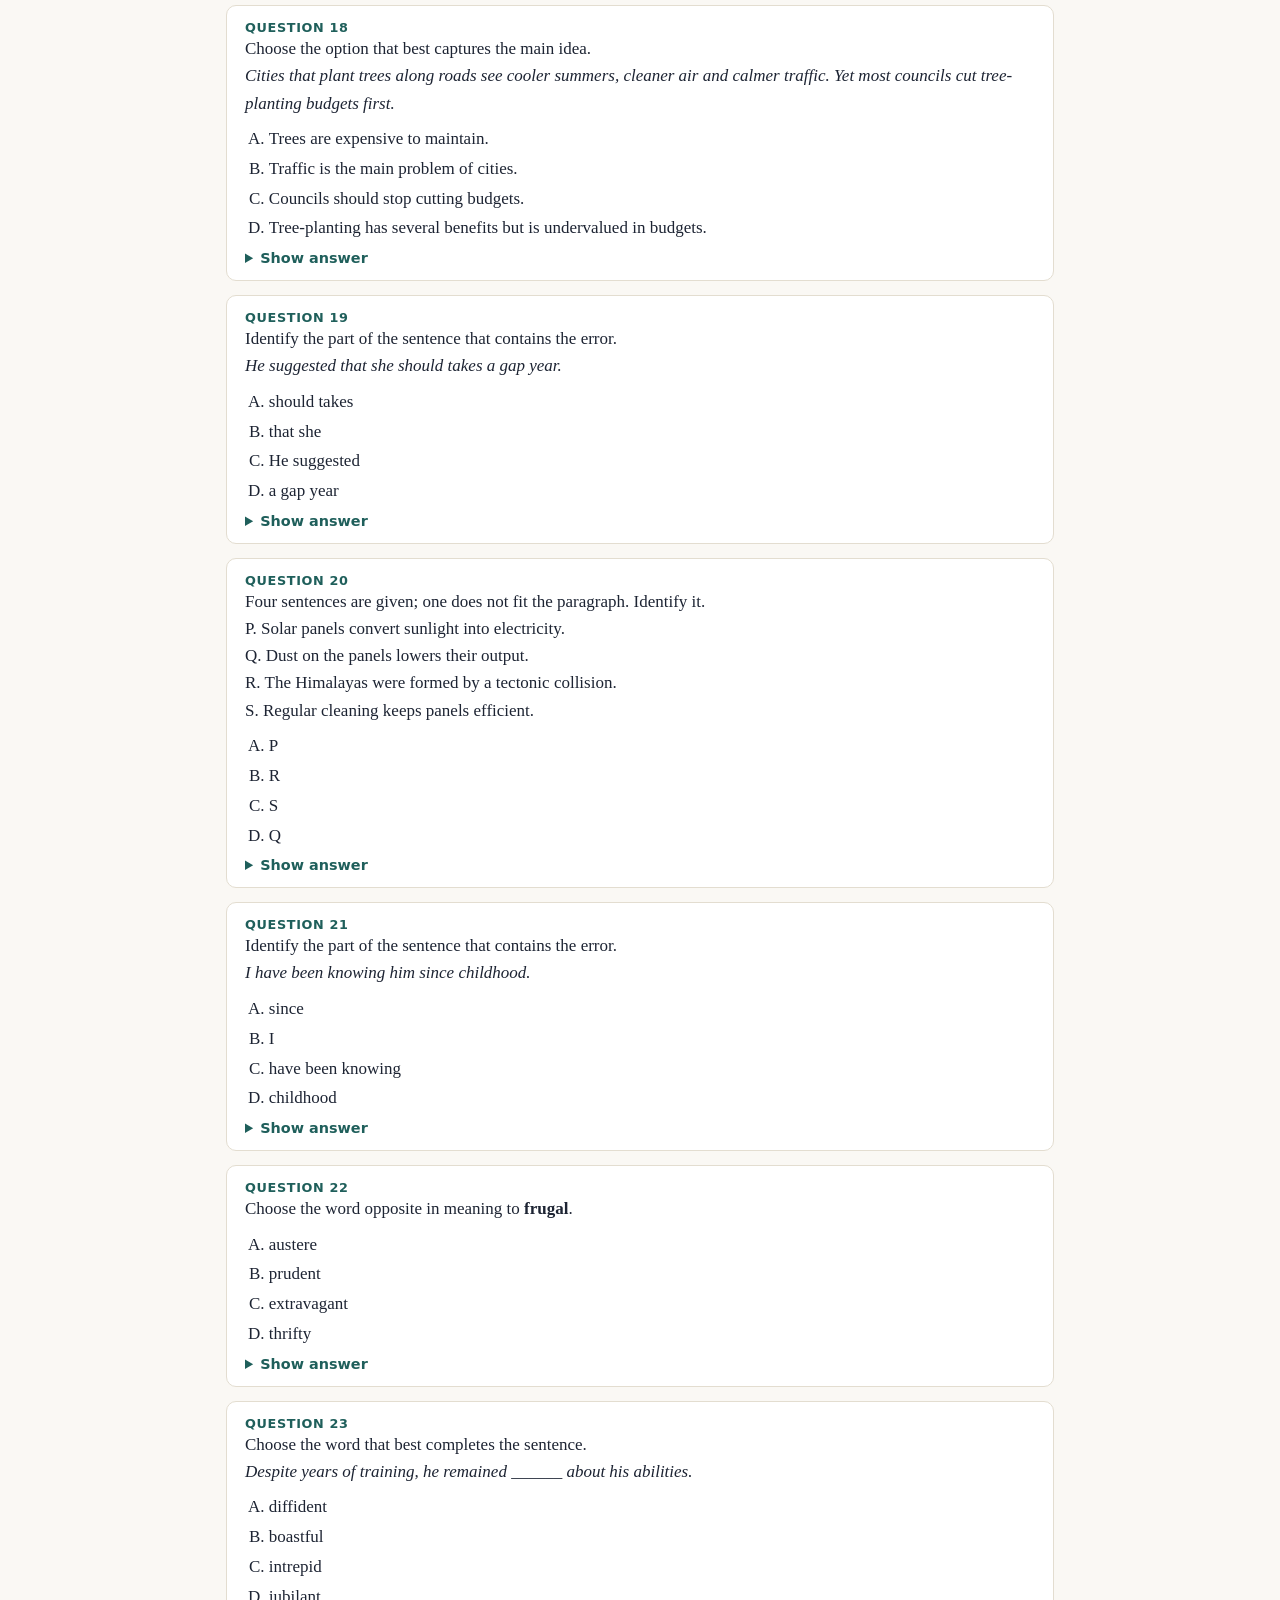
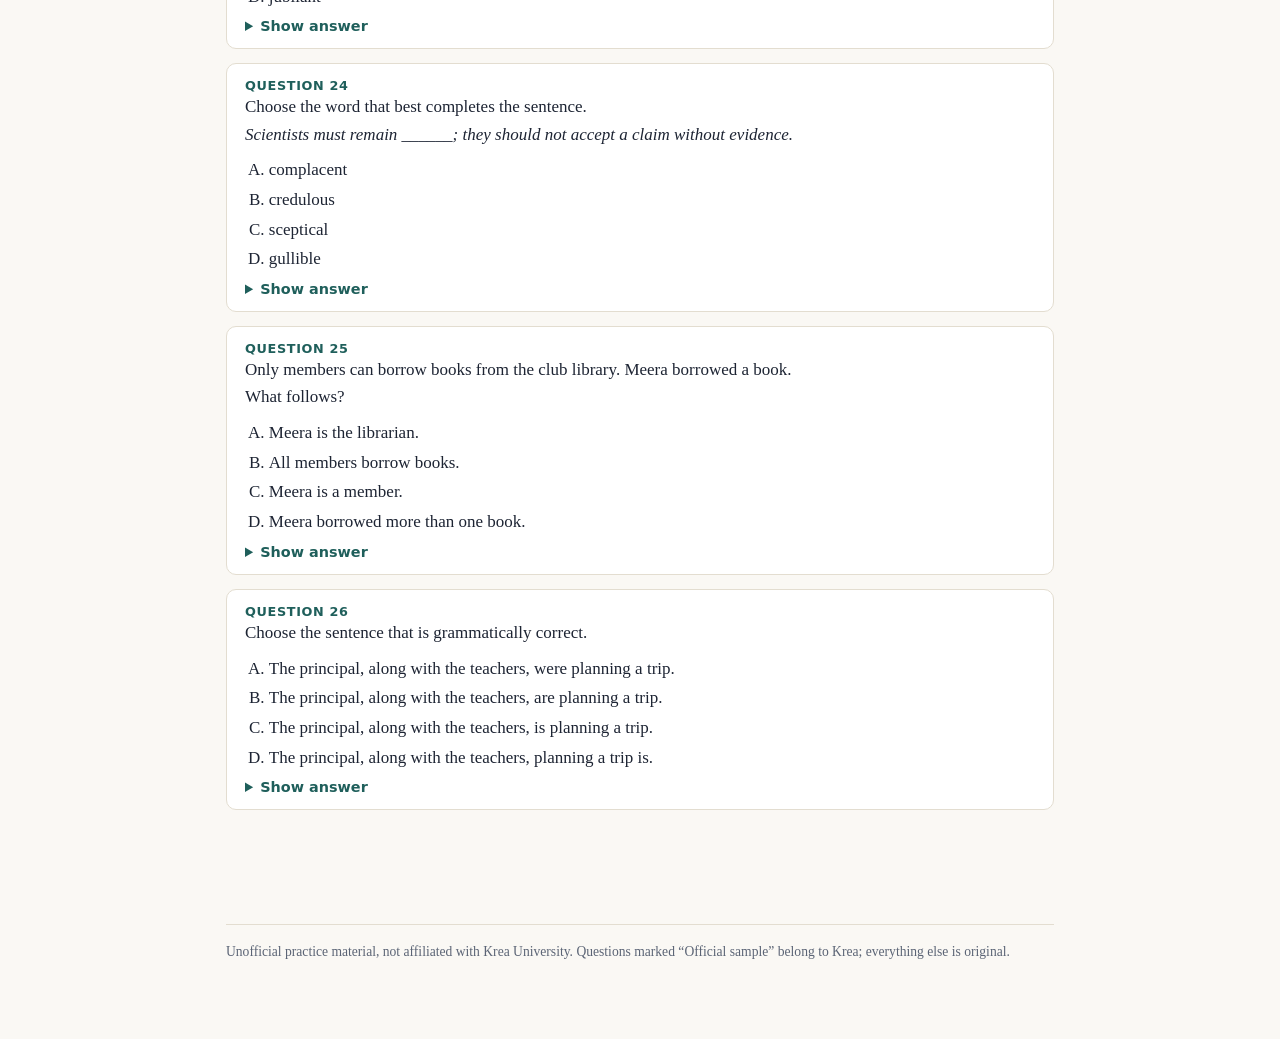
<file: site/practice-verbal.html>
<!doctype html><html lang="en"><head><meta charset="utf-8"><meta name="viewport" content="width=device-width,initial-scale=1">
<title>Critical Thinking &amp; Verbal Ability – practice</title><link rel="stylesheet" href="assets/style.css"></head><body>
<header class="top"><div class="wrap"><a class="brand" href="index.html">KAT Prep</a><nav>
<a href="syllabus.html">Syllabus</a><a href="official-sample.html">Official sample</a><a href="practice-problem-solving.html">Problem-Solving</a><a href="practice-verbal.html">Verbal</a><a href="practice-numeric.html">Numeric</a><a href="practice-writing.html">Writing</a><a href="tests.html">Tests</a></nav></div></header>
<main class="wrap"><div class="hero"><h1>Critical Thinking & Verbal Ability</h1><p>Grammar, vocabulary in context, conclusions, assumptions, flaws, strengthen/weaken, sentence order. 26 practice questions with worked answers. These are separate from the three online tests.</p></div><div class="tools"><button onclick="document.querySelectorAll('details.a').forEach(d=>d.open=true)">Show all answers</button><button class="ghost" onclick="document.querySelectorAll('details.a').forEach(d=>d.open=false)">Hide all</button></div><div class="q" id="q1"><div class="n">Question 1</div><div>A bakery's sales rose 20% this year, yet its profits fell.<br>Which statement best resolves the apparent paradox?</div><ol><li>Sales rose mainly around festivals.</li><li>Customers prefer fresh bread.</li><li>The cost of ingredients rose faster than the bakery's prices.</li><li>The bakery opened an hour earlier.</li></ol><details class="a"><summary>Show answer</summary><div class="sol"><span class="ans">Answer: C. The cost of ingredients rose faster than the bakery's prices.</span><br>If costs rise faster than revenue, higher sales can still shrink profit.</div></details></div><div class="q" id="q2"><div class="n">Question 2</div><div>“Every player in the team is excellent, so the team is excellent.”<br>The reasoning is flawed because it assumes:</div><ol><li>the team has no weak player.</li><li>all teams have excellent players.</li><li>excellence cannot be measured.</li><li>what is true of each part must be true of the whole.</li></ol><details class="a"><summary>Show answer</summary><div class="sol"><span class="ans">Answer: D. what is true of each part must be true of the whole.</span><br>Fallacy of composition: a team also depends on coordination, not just individual skill.</div></details></div><div class="q" id="q3"><div class="n">Question 3</div><div>Choose the best option to complete: <i>Unless you ______ harder, you will not pass.</i></div><ol><li>worked not</li><li>will work</li><li>work</li><li>do not work</li></ol><details class="a"><summary>Show answer</summary><div class="sol"><span class="ans">Answer: C. work</span><br>‘Unless’ already carries the negative, so the verb is positive; present tense in a first conditional.</div></details></div><div class="q" id="q4"><div class="n">Question 4</div><div>Identify the part of the sentence that contains the error.<br><i>If I would have known the answer, I would have told you.</i></div><ol><li>the answer</li><li>I would have told</li><li>If I would have known</li><li>you</li></ol><details class="a"><summary>Show answer</summary><div class="sol"><span class="ans">Answer: C. If I would have known</span><br>Third conditional: <b>If I had known</b>, I would have told you.</div></details></div><div class="q" id="q5"><div class="n">Question 5</div><div>Identify the part of the sentence that contains the error.<br><i>She is one of those teachers who always encourages students to ask questions.</i></div><ol><li>always encourages</li><li>She is one of</li><li>to ask questions</li><li>those teachers who</li></ol><details class="a"><summary>Show answer</summary><div class="sol"><span class="ans">Answer: A. always encourages</span><br>‘who’ refers to the plural ‘teachers’, so the verb is plural: <b>encourage</b>.</div></details></div><div class="q" id="q6"><div class="n">Question 6</div><div>Identify the part of the sentence that contains the error.<br><i>She is more cleverer than her sister.</i></div><ol><li>She is</li><li>her sister</li><li>than</li><li>more cleverer</li></ol><details class="a"><summary>Show answer</summary><div class="sol"><span class="ans">Answer: D. more cleverer</span><br>Double comparative. Use <b>cleverer</b> or <b>more clever</b>.</div></details></div><div class="q" id="q7"><div class="n">Question 7</div><div>Identify the part of the sentence that contains the error.<br><i>He prefers walking than cycling to school.</i></div><ol><li>than cycling</li><li>to school</li><li>walking</li><li>He prefers</li></ol><details class="a"><summary>Show answer</summary><div class="sol"><span class="ans">Answer: A. than cycling</span><br>‘Prefer’ takes <b>to</b>: prefers walking <b>to</b> cycling.</div></details></div><div class="q" id="q8"><div class="n">Question 8</div><div>Choose the word that best completes the sentence.<br><i>The judge's verdict was ______; no one could accuse her of favouring either side.</i></div><ol><li>partisan</li><li>capricious</li><li>biased</li><li>impartial</li></ol><details class="a"><summary>Show answer</summary><div class="sol"><span class="ans">Answer: D. impartial</span><br>Impartial = treating all sides equally.</div></details></div><div class="q" id="q9"><div class="n">Question 9</div><div>In 2020, 40% of households in Town A owned a car; in 2025, 52% did.<br>Which conclusion is valid?</div><ol><li>Public transport use fell.</li><li>The town's population grew.</li><li>The share of car-owning households rose by 12 percentage points.</li><li>The number of cars rose by 30%.</li></ol><details class="a"><summary>Show answer</summary><div class="sol"><span class="ans">Answer: C. The share of car-owning households rose by 12 percentage points.</span><br>52 − 40 = 12 percentage points. A rise from 40% to 52% is 30% in <i>relative</i> terms but that is about the share, not the number of cars; population data is absent.</div></details></div><div class="q" id="q10"><div class="n">Question 10</div><div>Four sentences are given; one does not fit the paragraph. Identify it.<br>P. Honeybees communicate through dance.<br>Q. A bee's waggle shows the direction of the flowers.<br>R. Elephants live in matriarchal herds.<br>S. The length of the waggle signals distance.</div><ol><li>Q</li><li>P</li><li>S</li><li>R</li></ol><details class="a"><summary>Show answer</summary><div class="sol"><span class="ans">Answer: D. R</span><br>P, Q and S are about bee dances; R is about elephants.</div></details></div><div class="q" id="q11"><div class="n">Question 11</div><div>Choose the word that best completes the sentence.<br><i>Frequent power cuts ______ the factory's production schedule.</i></div><ol><li>expedited</li><li>disrupted</li><li>augmented</li><li>facilitated</li></ol><details class="a"><summary>Show answer</summary><div class="sol"><span class="ans">Answer: B. disrupted</span><br>Only ‘disrupted’ fits a negative cause (power cuts).</div></details></div><div class="q" id="q12"><div class="n">Question 12</div><div>Choose the word closest in meaning to <b>ubiquitous</b>.</div><ol><li>ambiguous</li><li>omnipresent</li><li>ancient</li><li>rare</li></ol><details class="a"><summary>Show answer</summary><div class="sol"><span class="ans">Answer: B. omnipresent</span><br>Ubiquitous = found everywhere.</div></details></div><div class="q" id="q13"><div class="n">Question 13</div><div>“Our school should buy tablets for every student, because students who own tablets score higher.”<br>What is the key assumption?</div><ol><li>Tablets help raise scores, rather than high scorers simply being more likely to own tablets.</li><li>All schools can afford tablets.</li><li>Tablets cost less than books.</li><li>Students dislike printed books.</li></ol><details class="a"><summary>Show answer</summary><div class="sol"><span class="ans">Answer: A. Tablets help raise scores, rather than high scorers simply being more likely to own tablets.</span><br>The argument moves from correlation to cause; it assumes the causal direction.</div></details></div><div class="q" id="q14"><div class="n">Question 14</div><div>No reptile is warm-blooded. All snakes are reptiles.<br>Which must be true?</div><ol><li>All reptiles are snakes.</li><li>No snake is warm-blooded.</li><li>Some warm-blooded animals are reptiles.</li><li>Some snakes are warm-blooded.</li></ol><details class="a"><summary>Show answer</summary><div class="sol"><span class="ans">Answer: B. No snake is warm-blooded.</span><br>Snakes ⊂ reptiles, and reptiles have no overlap with warm-blooded animals, so neither do snakes.</div></details></div><div class="q" id="q15"><div class="n">Question 15</div><div>Statement: ‘Ban plastic bags in the city.’<br>Which argument is strongest in favour?</div><ol><li>Many people use plastic bags.</li><li>Plastic bags are cheap.</li><li>Other cities allow plastic bags.</li><li>Plastic bags clog drains and cause flooding in the city.</li></ol><details class="a"><summary>Show answer</summary><div class="sol"><span class="ans">Answer: D. Plastic bags clog drains and cause flooding in the city.</span><br>A strong argument is relevant and specific to the proposal's goal (harm to the city).</div></details></div><div class="q" id="q16"><div class="n">Question 16</div><div>Identify the part of the sentence that contains the error.<br><i>The news about the floods were shocking.</i></div><ol><li>about the floods</li><li>The news</li><li>No error</li><li>were shocking</li></ol><details class="a"><summary>Show answer</summary><div class="sol"><span class="ans">Answer: D. were shocking</span><br>‘News’ is an uncountable singular noun: <b>was</b> shocking.</div></details></div><div class="q" id="q17"><div class="n">Question 17</div><div>All shops on Park Road close by 9 pm. Some shops on Park Road sell electronics.<br>Which conclusion is best supported?</div><ol><li>Shops outside Park Road stay open late.</li><li>All electronics shops in the city close by 9 pm.</li><li>No shop on Park Road is open after 8 pm.</li><li>Some shops that sell electronics close by 9 pm.</li></ol><details class="a"><summary>Show answer</summary><div class="sol"><span class="ans">Answer: D. Some shops that sell electronics close by 9 pm.</span><br>Electronics shops on Park Road are Park Road shops, and all of those close by 9 pm. The rest go beyond the information.</div></details></div><div class="q" id="q18"><div class="n">Question 18</div><div>Choose the option that best captures the main idea.<br><i>Cities that plant trees along roads see cooler summers, cleaner air and calmer traffic. Yet most councils cut tree-planting budgets first.</i></div><ol><li>Trees are expensive to maintain.</li><li>Traffic is the main problem of cities.</li><li>Councils should stop cutting budgets.</li><li>Tree-planting has several benefits but is undervalued in budgets.</li></ol><details class="a"><summary>Show answer</summary><div class="sol"><span class="ans">Answer: D. Tree-planting has several benefits but is undervalued in budgets.</span><br>The passage lists benefits and then the contrasting neglect; the best summary joins the two.</div></details></div><div class="q" id="q19"><div class="n">Question 19</div><div>Identify the part of the sentence that contains the error.<br><i>He suggested that she should takes a gap year.</i></div><ol><li>should takes</li><li>that she</li><li>He suggested</li><li>a gap year</li></ol><details class="a"><summary>Show answer</summary><div class="sol"><span class="ans">Answer: A. should takes</span><br>After a modal the base verb is used: <b>should take</b>.</div></details></div><div class="q" id="q20"><div class="n">Question 20</div><div>Four sentences are given; one does not fit the paragraph. Identify it.<br>P. Solar panels convert sunlight into electricity.<br>Q. Dust on the panels lowers their output.<br>R. The Himalayas were formed by a tectonic collision.<br>S. Regular cleaning keeps panels efficient.</div><ol><li>P</li><li>R</li><li>S</li><li>Q</li></ol><details class="a"><summary>Show answer</summary><div class="sol"><span class="ans">Answer: B. R</span><br>R is geology; the rest are about solar panels.</div></details></div><div class="q" id="q21"><div class="n">Question 21</div><div>Identify the part of the sentence that contains the error.<br><i>I have been knowing him since childhood.</i></div><ol><li>since</li><li>I</li><li>have been knowing</li><li>childhood</li></ol><details class="a"><summary>Show answer</summary><div class="sol"><span class="ans">Answer: C. have been knowing</span><br>‘Know’ is a stative verb and is not used in the continuous form: <b>have known</b>.</div></details></div><div class="q" id="q22"><div class="n">Question 22</div><div>Choose the word opposite in meaning to <b>frugal</b>.</div><ol><li>austere</li><li>prudent</li><li>extravagant</li><li>thrifty</li></ol><details class="a"><summary>Show answer</summary><div class="sol"><span class="ans">Answer: C. extravagant</span><br>Frugal = careful with money; extravagant is its opposite.</div></details></div><div class="q" id="q23"><div class="n">Question 23</div><div>Choose the word that best completes the sentence.<br><i>Despite years of training, he remained ______ about his abilities.</i></div><ol><li>diffident</li><li>boastful</li><li>intrepid</li><li>jubilant</li></ol><details class="a"><summary>Show answer</summary><div class="sol"><span class="ans">Answer: A. diffident</span><br>Diffident = lacking self-confidence; ‘despite’ signals a contrast with expected confidence.</div></details></div><div class="q" id="q24"><div class="n">Question 24</div><div>Choose the word that best completes the sentence.<br><i>Scientists must remain ______; they should not accept a claim without evidence.</i></div><ol><li>complacent</li><li>credulous</li><li>sceptical</li><li>gullible</li></ol><details class="a"><summary>Show answer</summary><div class="sol"><span class="ans">Answer: C. sceptical</span><br>Sceptical = demanding evidence. Credulous and gullible mean the opposite.</div></details></div><div class="q" id="q25"><div class="n">Question 25</div><div>Only members can borrow books from the club library. Meera borrowed a book.<br>What follows?</div><ol><li>Meera is the librarian.</li><li>All members borrow books.</li><li>Meera is a member.</li><li>Meera borrowed more than one book.</li></ol><details class="a"><summary>Show answer</summary><div class="sol"><span class="ans">Answer: C. Meera is a member.</span><br>Borrowing requires membership; the converse (all members borrow) does not follow.</div></details></div><div class="q" id="q26"><div class="n">Question 26</div><div>Choose the sentence that is grammatically correct.</div><ol><li>The principal, along with the teachers, were planning a trip.</li><li>The principal, along with the teachers, are planning a trip.</li><li>The principal, along with the teachers, is planning a trip.</li><li>The principal, along with the teachers, planning a trip is.</li></ol><details class="a"><summary>Show answer</summary><div class="sol"><span class="ans">Answer: C. The principal, along with the teachers, is planning a trip.</span><br>‘Along with’ phrases do not change the number of the subject; the subject is the singular ‘principal’.</div></details></div></main>
<div class="wrap"><footer>Unofficial practice material, not affiliated with Krea University. Questions marked “Official sample” belong to Krea; everything else is original.</footer></div></body></html>
</file>
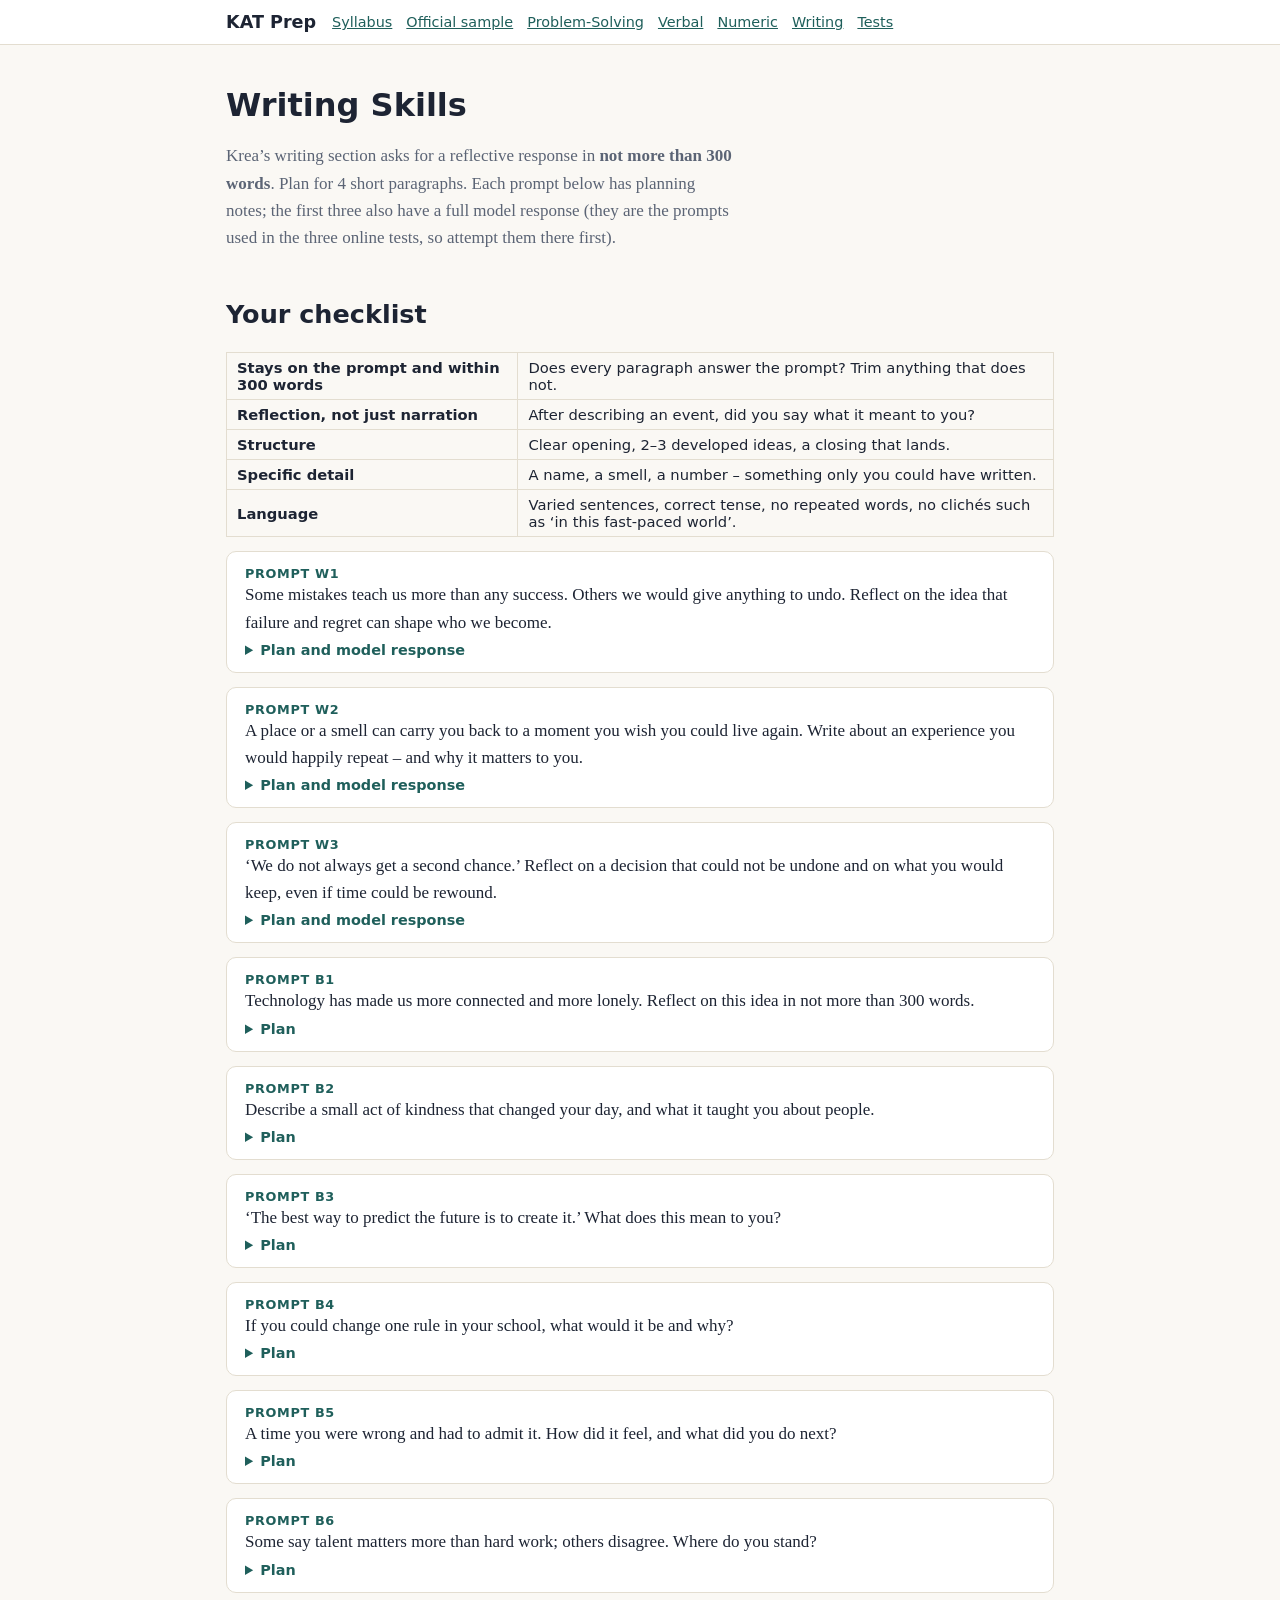
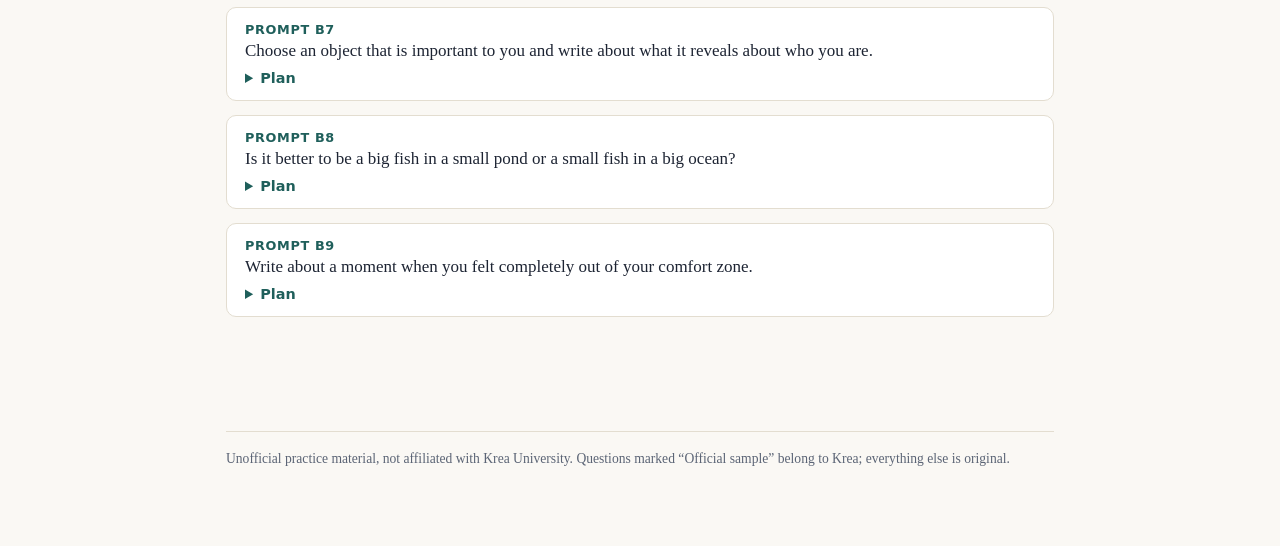
<file: site/practice-writing.html>
<!doctype html><html lang="en"><head><meta charset="utf-8"><meta name="viewport" content="width=device-width,initial-scale=1">
<title>Writing – practice</title><link rel="stylesheet" href="assets/style.css"></head><body>
<header class="top"><div class="wrap"><a class="brand" href="index.html">KAT Prep</a><nav>
<a href="syllabus.html">Syllabus</a><a href="official-sample.html">Official sample</a><a href="practice-problem-solving.html">Problem-Solving</a><a href="practice-verbal.html">Verbal</a><a href="practice-numeric.html">Numeric</a><a href="practice-writing.html">Writing</a><a href="tests.html">Tests</a></nav></div></header>
<main class="wrap"><div class="hero"><h1>Writing Skills</h1><p>Krea’s writing section asks for a reflective response in <b>not more than 300 words</b>. Plan for 4 short paragraphs. Each prompt below has planning notes; the first three also have a full model response (they are the prompts used in the three online tests, so attempt them there first).</p></div><h2>Your checklist</h2><table><tr><td><b>Stays on the prompt and within 300 words</b></td><td>Does every paragraph answer the prompt? Trim anything that does not.</td></tr><tr><td><b>Reflection, not just narration</b></td><td>After describing an event, did you say what it meant to you?</td></tr><tr><td><b>Structure</b></td><td>Clear opening, 2–3 developed ideas, a closing that lands.</td></tr><tr><td><b>Specific detail</b></td><td>A name, a smell, a number – something only you could have written.</td></tr><tr><td><b>Language</b></td><td>Varied sentences, correct tense, no repeated words, no clichés such as ‘in this fast-paced world’.</td></tr></table><div class="q"><div class="n">Prompt W1</div><div>Some mistakes teach us more than any success. Others we would give anything to undo. Reflect on the idea that failure and regret can shape who we become.</div><details class="a"><summary>Plan and model response</summary><div class="sol"><ul><li>Open with one concrete moment (a mistake you made or saw).</li><li>Say what it cost and what it taught – be specific, not general.</li><li>Contrast ‘regret that paralyses’ with ‘regret that teaches’.</li><li>Close by linking the lesson to who you are trying to become.</li></ul><p>In Class 9 I copied a friend's science homework. I told myself it was harmless; the teacher spotted it within a minute, and what stung was not the zero but the look of disappointment on my friend's face. He had trusted me with his work.<br><br>For weeks I wished I could rewind that morning. Regret, I learned, comes in two kinds. One kind keeps you replaying the moment until it shrinks you; the other kind asks, ‘What will I do differently?’ The first is a prison, the second a teacher.<br><br>I chose, slowly, the second. I apologised, redid the assignment, and started a habit I still keep: beginning homework on the day it is given, so that panic never gets to choose for me. Last year, when a classmate asked to copy my notes the night before a test, I said no – and offered to study with him instead. We both passed.<br><br>I still would not mind if I could undo that Tuesday. But I have stopped wishing it away, because the person who refuses shortcuts today was made, in part, by the person who took one. Mistakes cannot be rewound, but they can be put to work.</p><p class="note">199 words.</p></div></details></div><div class="q"><div class="n">Prompt W2</div><div>A place or a smell can carry you back to a moment you wish you could live again. Write about an experience you would happily repeat – and why it matters to you.</div><details class="a"><summary>Plan and model response</summary><div class="sol"><ul><li>Start with the sensory detail (smell, sound, light).</li><li>Narrate the experience in 2–3 vivid lines, not a list.</li><li>Ask: why do I want it again – what did it give me?</li><li>End with what you now do to keep that feeling alive.</li></ul><p>The smell of wet earth after the first monsoon shower takes me, at once, to my grandmother's courtyard. I am nine; the ground steams, the neem leaves drip, and she has placed a steel plate of puffed rice and hot tea at the edge of the verandah because, she says, ‘rain tastes better with something to eat’.<br><br>Nothing remarkable happened that afternoon. We simply sat. She told me how she crossed a flooded field to school, and I told her about a cartoon. Yet I would give much to repeat it, because it was the last time I did nothing and felt that nothing was enough.<br><br>Today my afternoons are timetables. I look forward to holidays the way a runner looks at a finishing line. That afternoon reminds me that happiness was never in the event; it was in the attention. So when it rains now, I switch off my phone for ten minutes, open the window and breathe in. It is not the courtyard, but for ten minutes it is close – and I have learned that repeating a moment sometimes means recreating its stillness, not its setting.</p><p class="note">189 words.</p></div></details></div><div class="q"><div class="n">Prompt W3</div><div>‘We do not always get a second chance.’ Reflect on a decision that could not be undone and on what you would keep, even if time could be rewound.</div><details class="a"><summary>Plan and model response</summary><div class="sol"><ul><li>Name the decision and why it was final.</li><li>Show the two sides: what you lost and what you gained.</li><li>State what you would keep even if you could rewind.</li><li>Close with a principle for future choices.</li></ul><p>Two years ago I left my school's football team to concentrate on exams. The decision was final: the squad that year went on to win the district cup, and my place was filled by someone else.<br><br>For a while I felt I had made a poor trade. Every Saturday I heard the cheering from the ground and told myself the results would justify it. Then they did – partly. My marks improved; my friendships on the team faded.<br><br>If I could rewind, would I choose differently? I think I would keep the decision but change the way I made it. I decided alone, in one evening, on the basis of fear. A conversation with my coach might have shown me a way to do both. What I would keep is the courage to put a long-term goal ahead of an immediate pleasure; what I would change is the habit of deciding in silence.<br><br>That is the rule I use now: for any choice that cannot be undone, I sleep on it and ask one person who knows me well. Second chances are rare, but second opinions are free.</p><p class="note">188 words.</p></div></details></div><div class="q"><div class="n">Prompt B1</div><div>Technology has made us more connected and more lonely. Reflect on this idea in not more than 300 words.</div><details class="a"><summary>Plan</summary><div class="sol"><ul><li>Define ‘connected’ vs ‘close’.</li><li>Give one personal or observed example.</li><li>Weigh both sides honestly.</li><li>End with a practical habit.</li></ul></div></details></div><div class="q"><div class="n">Prompt B2</div><div>Describe a small act of kindness that changed your day, and what it taught you about people.</div><details class="a"><summary>Plan</summary><div class="sol"><ul><li>Narrate the act briefly.</li><li>Explain your feeling before/after.</li><li>Generalise carefully: what does it show about people?</li><li>End with how you pass it on.</li></ul></div></details></div><div class="q"><div class="n">Prompt B3</div><div>‘The best way to predict the future is to create it.’ What does this mean to you?</div><details class="a"><summary>Plan</summary><div class="sol"><ul><li>Interpret the quote in your own words.</li><li>Give a goal you are working towards.</li><li>Mention an obstacle and how you respond.</li><li>Close with a forward-looking line.</li></ul></div></details></div><div class="q"><div class="n">Prompt B4</div><div>If you could change one rule in your school, what would it be and why?</div><details class="a"><summary>Plan</summary><div class="sol"><ul><li>State the rule and its stated purpose.</li><li>Argue its drawback with an example.</li><li>Propose an alternative.</li><li>Anticipate one objection and answer it.</li></ul></div></details></div><div class="q"><div class="n">Prompt B5</div><div>A time you were wrong and had to admit it. How did it feel, and what did you do next?</div><details class="a"><summary>Plan</summary><div class="sol"><ul><li>Set the scene briefly.</li><li>Describe the feeling honestly.</li><li>Explain the action you took.</li><li>Say what changed in you.</li></ul></div></details></div><div class="q"><div class="n">Prompt B6</div><div>Some say talent matters more than hard work; others disagree. Where do you stand?</div><details class="a"><summary>Plan</summary><div class="sol"><ul><li>Take a clear position in the first paragraph.</li><li>Use one example for each side.</li><li>Concede a point to the other view.</li><li>Conclude with your reasoned stance.</li></ul></div></details></div><div class="q"><div class="n">Prompt B7</div><div>Choose an object that is important to you and write about what it reveals about who you are.</div><details class="a"><summary>Plan</summary><div class="sol"><ul><li>Introduce the object with one sensory detail.</li><li>Tell its story.</li><li>Link it to your values.</li><li>End with what it means for the future.</li></ul></div></details></div><div class="q"><div class="n">Prompt B8</div><div>Is it better to be a big fish in a small pond or a small fish in a big ocean?</div><details class="a"><summary>Plan</summary><div class="sol"><ul><li>Choose a side early.</li><li>Support with a personal or familiar example.</li><li>Acknowledge the cost of your choice.</li><li>Close with what you want from your own ‘pond’.</li></ul></div></details></div><div class="q"><div class="n">Prompt B9</div><div>Write about a moment when you felt completely out of your comfort zone.</div><details class="a"><summary>Plan</summary><div class="sol"><ul><li>Place the reader in the moment.</li><li>Show your thoughts, not just actions.</li><li>Describe the turning point.</li><li>Finish with what you carry from it.</li></ul></div></details></div></main>
<div class="wrap"><footer>Unofficial practice material, not affiliated with Krea University. Questions marked “Official sample” belong to Krea; everything else is original.</footer></div></body></html>
</file>
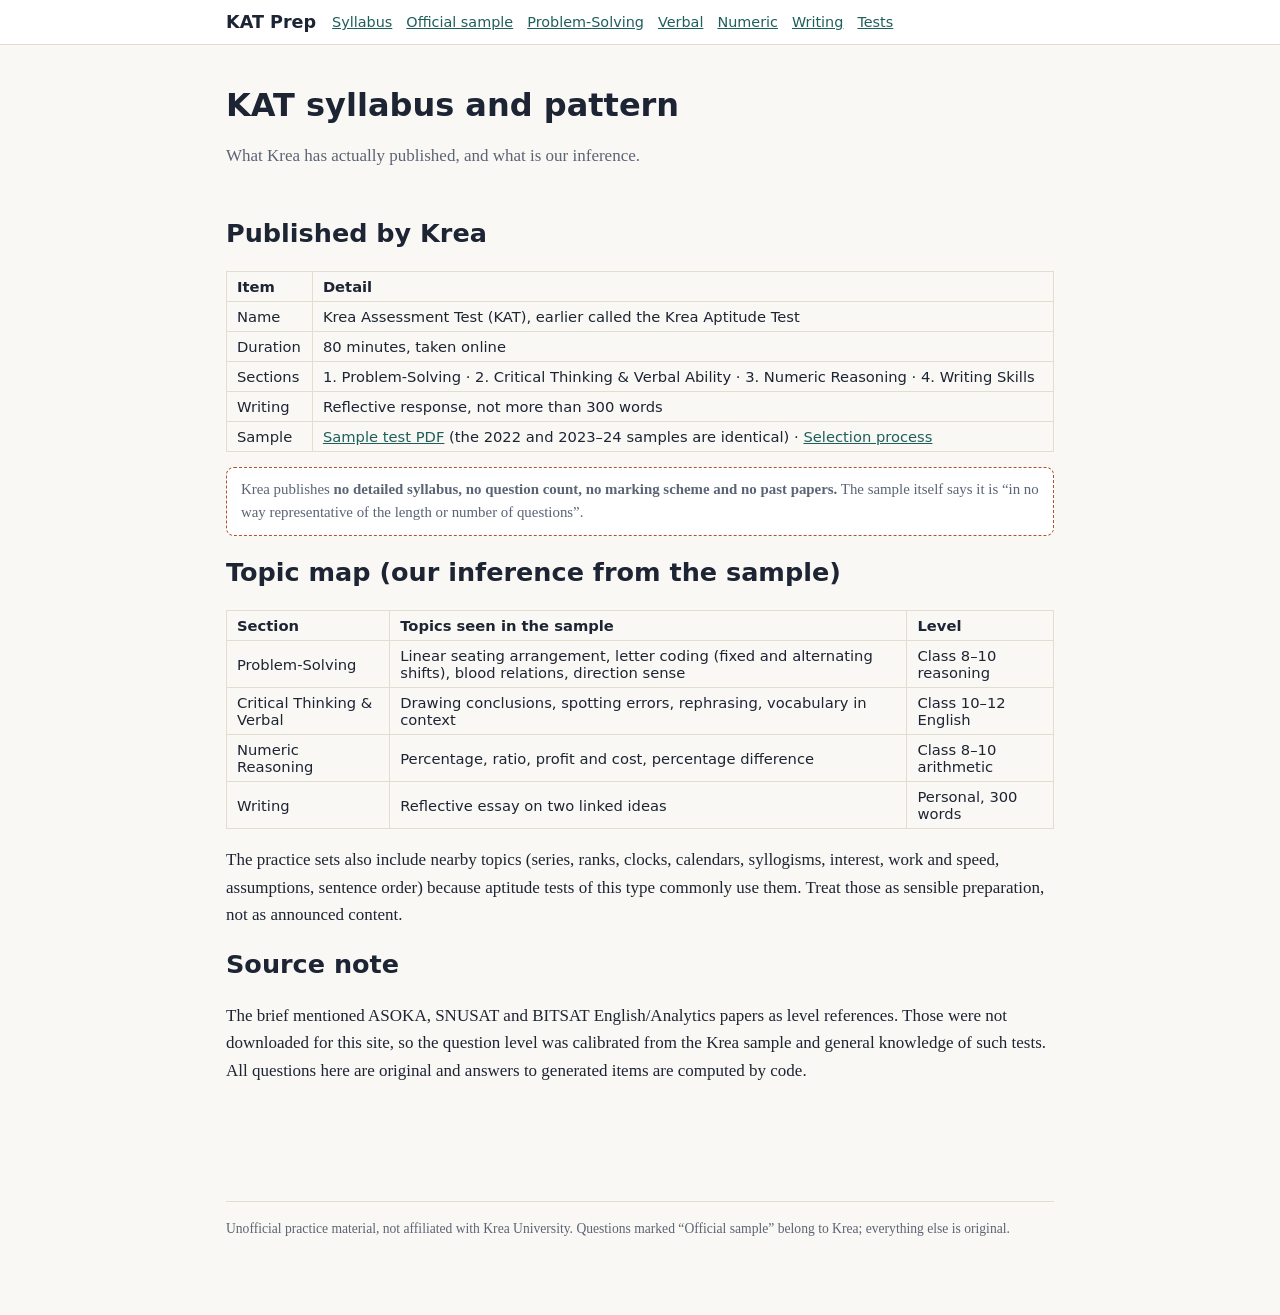
<file: site/syllabus.html>
<!doctype html><html lang="en"><head><meta charset="utf-8"><meta name="viewport" content="width=device-width,initial-scale=1">
<title>Syllabus and pattern</title><link rel="stylesheet" href="assets/style.css"></head><body>
<header class="top"><div class="wrap"><a class="brand" href="index.html">KAT Prep</a><nav>
<a href="syllabus.html">Syllabus</a><a href="official-sample.html">Official sample</a><a href="practice-problem-solving.html">Problem-Solving</a><a href="practice-verbal.html">Verbal</a><a href="practice-numeric.html">Numeric</a><a href="practice-writing.html">Writing</a><a href="tests.html">Tests</a></nav></div></header>
<main class="wrap"><div class="hero"><h1>KAT syllabus and pattern</h1><p>What Krea has actually published, and what is our inference.</p></div>
<h2>Published by Krea</h2><table><tr><th>Item</th><th>Detail</th></tr>
<tr><td>Name</td><td>Krea Assessment Test (KAT), earlier called the Krea Aptitude Test</td></tr>
<tr><td>Duration</td><td>80 minutes, taken online</td></tr>
<tr><td>Sections</td><td>1. Problem-Solving · 2. Critical Thinking &amp; Verbal Ability · 3. Numeric Reasoning · 4. Writing Skills</td></tr>
<tr><td>Writing</td><td>Reflective response, not more than 300 words</td></tr>
<tr><td>Sample</td><td><a href="https://krea.edu.in/sias/wp-content/uploads/2023/10/Sample-Krea-Aptitude-Test-2023-24.pdf" rel="noopener">Sample test PDF</a> (the 2022 and 2023–24 samples are identical) · <a href="https://krea.edu.in/sias/sias-selection-process/" rel="noopener">Selection process</a></td></tr></table>
<p class="note">Krea publishes <b>no detailed syllabus, no question count, no marking scheme and no past papers.</b> The sample itself says it is “in no way representative of the length or number of questions”.</p>
<h2>Topic map (our inference from the sample)</h2><table><tr><th>Section</th><th>Topics seen in the sample</th><th>Level</th></tr>
<tr><td>Problem-Solving</td><td>Linear seating arrangement, letter coding (fixed and alternating shifts), blood relations, direction sense</td><td>Class 8–10 reasoning</td></tr>
<tr><td>Critical Thinking &amp; Verbal</td><td>Drawing conclusions, spotting errors, rephrasing, vocabulary in context</td><td>Class 10–12 English</td></tr>
<tr><td>Numeric Reasoning</td><td>Percentage, ratio, profit and cost, percentage difference</td><td>Class 8–10 arithmetic</td></tr>
<tr><td>Writing</td><td>Reflective essay on two linked ideas</td><td>Personal, 300 words</td></tr></table>
<p>The practice sets also include nearby topics (series, ranks, clocks, calendars, syllogisms, interest, work and speed, assumptions, sentence order) because aptitude tests of this type commonly use them. Treat those as sensible preparation, not as announced content.</p>
<h2>Source note</h2><p>The brief mentioned ASOKA, SNUSAT and BITSAT English/Analytics papers as level references. Those were not downloaded for this site, so the question level was calibrated from the Krea sample and general knowledge of such tests. All questions here are original and answers to generated items are computed by code.</p></main>
<div class="wrap"><footer>Unofficial practice material, not affiliated with Krea University. Questions marked “Official sample” belong to Krea; everything else is original.</footer></div></body></html>
</file>
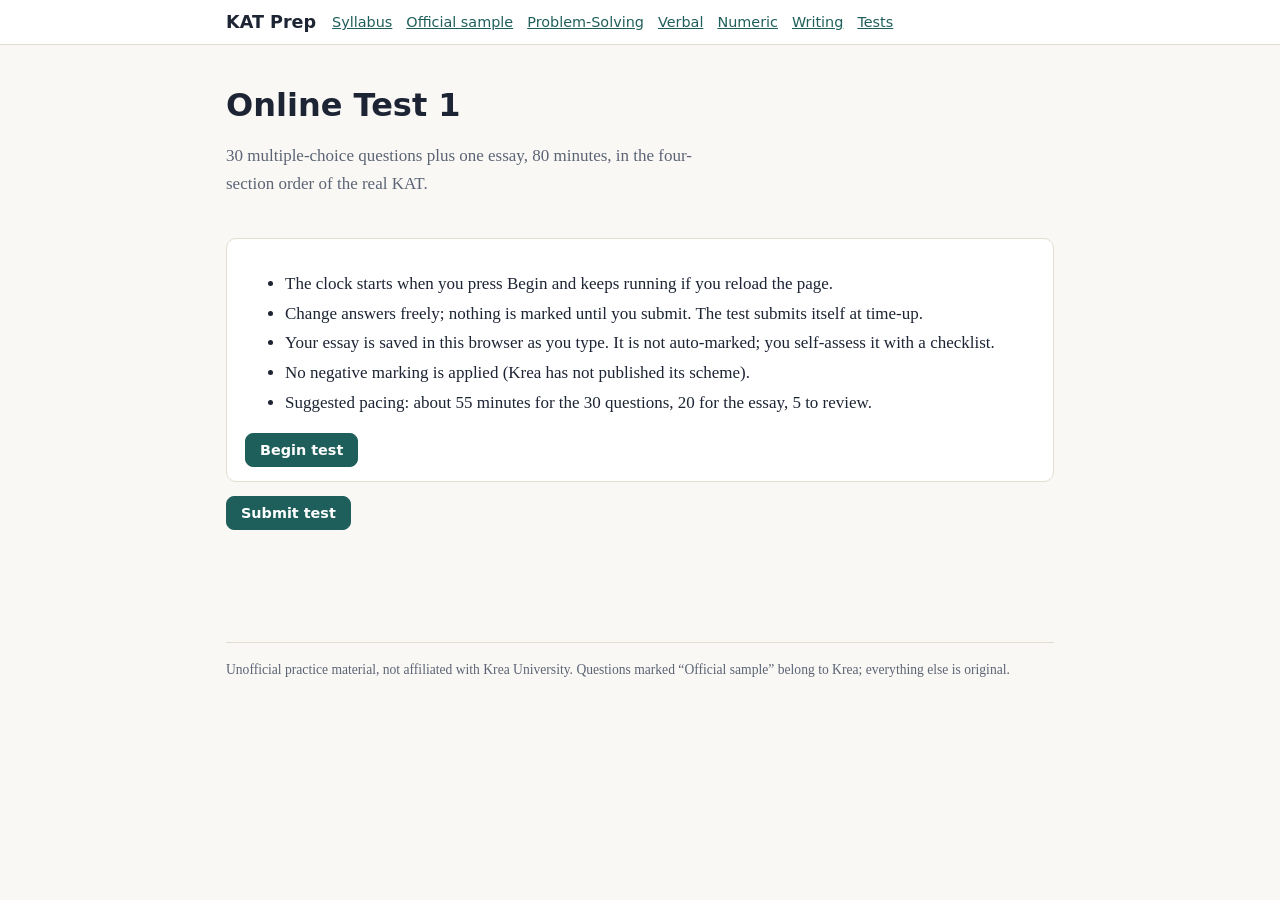
<file: site/test-1.html>
<!doctype html><html lang="en"><head><meta charset="utf-8"><meta name="viewport" content="width=device-width,initial-scale=1">
<title>Test 1</title><link rel="stylesheet" href="assets/style.css"></head><body>
<header class="top"><div class="wrap"><a class="brand" href="index.html">KAT Prep</a><nav>
<a href="syllabus.html">Syllabus</a><a href="official-sample.html">Official sample</a><a href="practice-problem-solving.html">Problem-Solving</a><a href="practice-verbal.html">Verbal</a><a href="practice-numeric.html">Numeric</a><a href="practice-writing.html">Writing</a><a href="tests.html">Tests</a></nav></div></header>
<main class="wrap"><div class="hero"><h1>Online Test 1</h1><p>30 multiple-choice questions plus one essay, 80 minutes, in the four-section order of the real KAT.</p></div><div id="gate" class="q"><ul><li>The clock starts when you press Begin and keeps running if you reload the page.</li><li>Change answers freely; nothing is marked until you submit. The test submits itself at time-up.</li><li>Your essay is saved in this browser as you type. It is not auto-marked; you self-assess it with a checklist.</li><li>No negative marking is applied (Krea has not published its scheme).</li><li>Suggested pacing: about 55 minutes for the 30 questions, 20 for the essay, 5 to review.</li></ul><button id="begin">Begin test</button></div><div id="result" hidden></div><div class="bar" id="runbar" hidden><div class="wrap"><span id="clock">—</span><span id="prog"></span></div></div><div id="paper" hidden></div><div class="tools"><button id="submit" hidden>Submit test</button></div></main>
<div class="wrap"><footer>Unofficial practice material, not affiliated with Krea University. Questions marked “Official sample” belong to Krea; everything else is original.</footer></div><script>window.TEST={"id": "test-1", "minutes": 80, "sections": [{"name": "Problem-Solving", "qs": [{"q": "In a class, Kabir ranks 16th from the top and 7th from the bottom. How many students are there in the class?", "o": ["21", "22", "23", "10"], "a": 1, "s": "Total = rank from top + rank from bottom − 1 = 16 + 7 − 1 = 22. (Kabir is counted in both ranks.)"}, {"q": "In a class, Kabir ranks 20th from the top and 13th from the bottom. How many students are there in the class?", "o": ["8", "31", "32", "33"], "a": 2, "s": "Total = rank from top + rank from bottom − 1 = 20 + 13 − 1 = 32. (Kabir is counted in both ranks.)"}, {"q": "Find the next letter: A, C, F, J, O, ?", "o": ["T", "Y", "U", "V"], "a": 2, "s": "Position gaps: 2, 3, 4, 5 – the gap rises by 1 each time, so the next gap is 6 and the letter is U."}, {"q": "What is the smaller angle between the hands of a clock at 3:30?", "o": ["90°", "75°", "135°", "165°"], "a": 1, "s": "Angle = |30h − 5.5m| = |30×3 − 5.5×30| = 75°; the smaller angle is 75°. (The hour hand also moves as the minutes pass – ignoring that gives the trap value.)"}, {"q": "In a certain code, DOCTOR is written as BMARMP. How is BASKET written in that code?", "o": ["YXPHBQ", "AZRJDS", "ZYQICR", "DCUMGV"], "a": 2, "s": "Compare D→B: every letter moves -2 place(s) in the alphabet. Applying the same rule to BASKET gives ZYQICR."}, {"q": "Six friends P, Q, R, S, T and U sit in a row facing north. Q sits at an extreme end. P is second to the right of Q. S is between P and U. T sits at the other extreme end. Who sits immediately to the left of T?", "o": ["U", "R", "P", "S"], "a": 0, "s": "Q is at the left end (so T is at the right end). P is second to the right of Q: position 3, so R must sit at 2 (the only remaining place before P). S is between P and U: P(3) S(4) U(5), and T is at 6. Order Q R P S U T – the person immediately to the left of T is U."}, {"q": "Pointing at a photograph, Mira says, “He is the son of the only son of my father's father.” How is the person in the photograph related to Mira?", "o": ["Uncle", "Father", "Brother", "Cousin"], "a": 2, "s": "The only son of Mira's paternal grandfather is Mira's father. His son is Mira's brother."}, {"q": "In a certain code, CANDLE is written as ECPFNG. How is DOCTOR written in that code?", "o": ["FQEVQT", "BMARMP", "EPDUPS", "GRFWRU"], "a": 0, "s": "Compare C→E: every letter moves +2 place(s) in the alphabet. Applying the same rule to DOCTOR gives FQEVQT."}, {"q": "In a certain code, MARKET is written as QEVOIX. How is ISLAND written in that code?", "o": ["NXQFSI", "EOHWJZ", "LVODQG", "MWPERH"], "a": 3, "s": "Compare M→Q: every letter moves +4 place(s) in the alphabet. Applying the same rule to ISLAND gives MWPERH."}, {"q": "In a certain code, BRIDGE is written as ASHEFF. How is ORANGE written in that code?", "o": ["NSZOFF", "NQZMFD", "PQBMHD", "OTAPGG"], "a": 0, "s": "Letter by letter the shifts are -1, +1, -1, +1, -1, +1, so the shifts alternate [-1, 1]. Apply it to ORANGE: NSZOFF. (Test every position – a single-shift guess fails.)"}]}, {"name": "Critical Thinking & Verbal Ability", "qs": [{"q": "Identify the part of the sentence that contains the error.<br><i>I look forward to meet you next week.<\/i>", "o": ["to meet", "I look forward", "next week", "you"], "a": 0, "s": "‘Look forward to’ takes a gerund: look forward to <b>meeting<\/b>."}, {"q": "“Please carry your ID card to enter the exam hall.”<br>Which assumption underlies this instruction?", "o": ["ID cards are free for all.", "An ID card helps the invigilators to verify the candidate's identity.", "The hall has limited seating.", "No candidate will forget their ID."], "a": 1, "s": "The instruction only makes sense if an ID serves a verification purpose."}, {"q": "Choose the word that best completes the sentence.<br><i>The brothers had a ______ relationship; they would quarrel and reconcile within minutes.<\/i>", "o": ["volatile", "placid", "distant", "formal"], "a": 0, "s": "Volatile = liable to change rapidly."}, {"q": "Choose the word that best completes the sentence.<br><i>Her ______ approach, checking every figure twice, made her an excellent auditor.<\/i>", "o": ["meticulous", "haphazard", "indolent", "cursory"], "a": 0, "s": "Meticulous = extremely careful, matching ‘checking every figure twice’."}, {"q": "Identify the part of the sentence that contains the error.<br><i>The committee has decided to postpone it's meeting until further notice.<\/i>", "o": ["The committee has", "to postpone", "it's meeting", "until further notice"], "a": 2, "s": "<b>it's<\/b> = it is. The possessive is <b>its<\/b>."}, {"q": "Choose the word that best completes the sentence.<br><i>Her ______ remarks during the debate hurt several colleagues.<\/i>", "o": ["lucid", "ornate", "acerbic", "affable"], "a": 2, "s": "Acerbic = sharp, harsh. Affable (friendly) could not ‘hurt’."}, {"q": "Choose the word that best completes the sentence.<br><i>He was ______ by nature, always avoiding company and conversation.<\/i>", "o": ["reclusive", "convivial", "garrulous", "gregarious"], "a": 0, "s": "Reclusive = withdrawn from society."}, {"q": "Choose the word opposite in meaning to <b>candid<\/b>.", "o": ["evasive", "honest", "blunt", "frank"], "a": 0, "s": "Candid = open and honest; its opposite is evasive."}, {"q": "Choose the best way to rewrite the sentence.<br><i>Having finished the report, the lights were switched off by Mira.<\/i>", "o": ["Having finished the report, Mira switched off the lights.", "Having finished the report, the lights were switched off by Mira.", "Having finished the report, the lights were switched off.", "The lights, having finished the report, were switched off by Mira."], "a": 0, "s": "A participial phrase must modify the subject that did the action. Lights cannot ‘finish a report’ (dangling modifier)."}, {"q": "“People who drink coffee live longer, so coffee extends life.”<br>What is the flaw?", "o": ["It contradicts itself.", "It treats a correlation as proof of cause.", "It uses a very small sample.", "It relies on an expert's opinion."], "a": 1, "s": "Other factors (wealth, healthcare, lifestyle) may explain both coffee drinking and longevity."}]}, {"name": "Numeric Reasoning", "qs": [{"q": "The present ages of Rahul and Meera are in the ratio 3:8. After 10 years the sum of their ages will be 97. What is Rahul's present age?", "o": ["21 years", "56 years", "24 years", "31 years"], "a": 0, "s": "Sum now = 97 − 2 × 10 = 77. One part = 77/11 = 7. Rahul = 3 × 7 = 21 years."}, {"q": "A car goes from P to Q at 50 km/h and returns along the same road at 75 km/h. What is its average speed for the whole trip?", "o": ["30 km/h", "62 km/h", "62.5 km/h", "60 km/h"], "a": 3, "s": "For equal distances, average speed = 2ab/(a+b) = 2 × 50 × 75/125 = 60 km/h. The simple mean 62.5 is wrong because more time is spent at the slower speed."}, {"q": "An article is sold for ₹625 at a profit of 25%. Find its cost price.", "o": ["₹525", "₹500", "₹600", "₹468.75"], "a": 1, "s": "SP = CP × 125/100, so CP = 625 × 100/125 = ₹500. (Trap: subtracting 25% from SP gives 468.75, because the profit is a percentage of CP, not SP.)"}, {"q": "A school has 800 students. Today 120 are absent. What percentage of the students are present?", "o": ["75%", "90%", "15%", "85%"], "a": 3, "s": "Present = 800 − 120 = 680. Percentage = 680/800 × 100 = 85%. (Trap: 15% is the <i>absent<\/i> share.)"}, {"q": "The price of a book rises from ₹120 to ₹180. By what percentage has the price increased?", "o": ["55%", "50%", "33.33%", "100%"], "a": 1, "s": "Increase = 180 − 120 = 60. % increase = 60/120 × 100 = 50%. Always divide by the <i>original<\/i> value."}, {"q": "Find the compound interest on ₹10000 for 2 years at 10% per annum, compounded yearly.", "o": ["₹2100", "₹12,100", "₹3100", "₹2000"], "a": 0, "s": "Amount = 10000 × (1 + 10/100)² = 12,100. CI = Amount − P = ₹2100. (Simple interest would be 2000; the extra 100 is interest on interest.)"}, {"q": "A 30-litre mixture has milk and water in the ratio 3:2. How much water must be added to make the ratio 1:1?", "o": ["12 litres", "18 litres", "7 litres", "6 litres"], "a": 3, "s": "Milk = 18 L, water = 12 L. For equal parts water must also be 18 L, so add 18 − 12 = 6 L."}, {"q": "The average of 4 numbers is 60. When one more number is included the average becomes 66. What is the new number?", "o": ["66", "99", "90", "30"], "a": 2, "s": "Old total = 4 × 60 = 240. New total = 5 × 66 = 330. New number = 330 − 240 = 90."}, {"q": "An article bought for ₹800 is sold at a profit of 10%. Find the selling price.", "o": ["₹810", "₹720", "₹880", "₹80"], "a": 2, "s": "SP = CP × (100 + 10)/100 = 800 × 1.1 = ₹880."}, {"q": "An article is sold for ₹1000 at a profit of 25%. Find its cost price.", "o": ["₹825", "₹975", "₹800", "₹750"], "a": 2, "s": "SP = CP × 125/100, so CP = 1000 × 100/125 = ₹800. (Trap: subtracting 25% from SP gives 750, because the profit is a percentage of CP, not SP.)"}]}], "writing": {"prompt": "Some mistakes teach us more than any success. Others we would give anything to undo. Reflect on the idea that failure and regret can shape who we become.", "plan": ["Open with one concrete moment (a mistake you made or saw).", "Say what it cost and what it taught – be specific, not general.", "Contrast ‘regret that paralyses’ with ‘regret that teaches’.", "Close by linking the lesson to who you are trying to become."], "model": "In Class 9 I copied a friend's science homework. I told myself it was harmless; the teacher spotted it within a minute, and what stung was not the zero but the look of disappointment on my friend's face. He had trusted me with his work.<br><br>For weeks I wished I could rewind that morning. Regret, I learned, comes in two kinds. One kind keeps you replaying the moment until it shrinks you; the other kind asks, ‘What will I do differently?’ The first is a prison, the second a teacher.<br><br>I chose, slowly, the second. I apologised, redid the assignment, and started a habit I still keep: beginning homework on the day it is given, so that panic never gets to choose for me. Last year, when a classmate asked to copy my notes the night before a test, I said no – and offered to study with him instead. We both passed.<br><br>I still would not mind if I could undo that Tuesday. But I have stopped wishing it away, because the person who refuses shortcuts today was made, in part, by the person who took one. Mistakes cannot be rewound, but they can be put to work.", "rubric": [["Stays on the prompt and within 300 words", "Does every paragraph answer the prompt? Trim anything that does not."], ["Reflection, not just narration", "After describing an event, did you say what it meant to you?"], ["Structure", "Clear opening, 2–3 developed ideas, a closing that lands."], ["Specific detail", "A name, a smell, a number – something only you could have written."], ["Language", "Varied sentences, correct tense, no repeated words, no clichés such as ‘in this fast-paced world’."]]}}</script><script src="assets/test.js"></script></body></html>
</file>
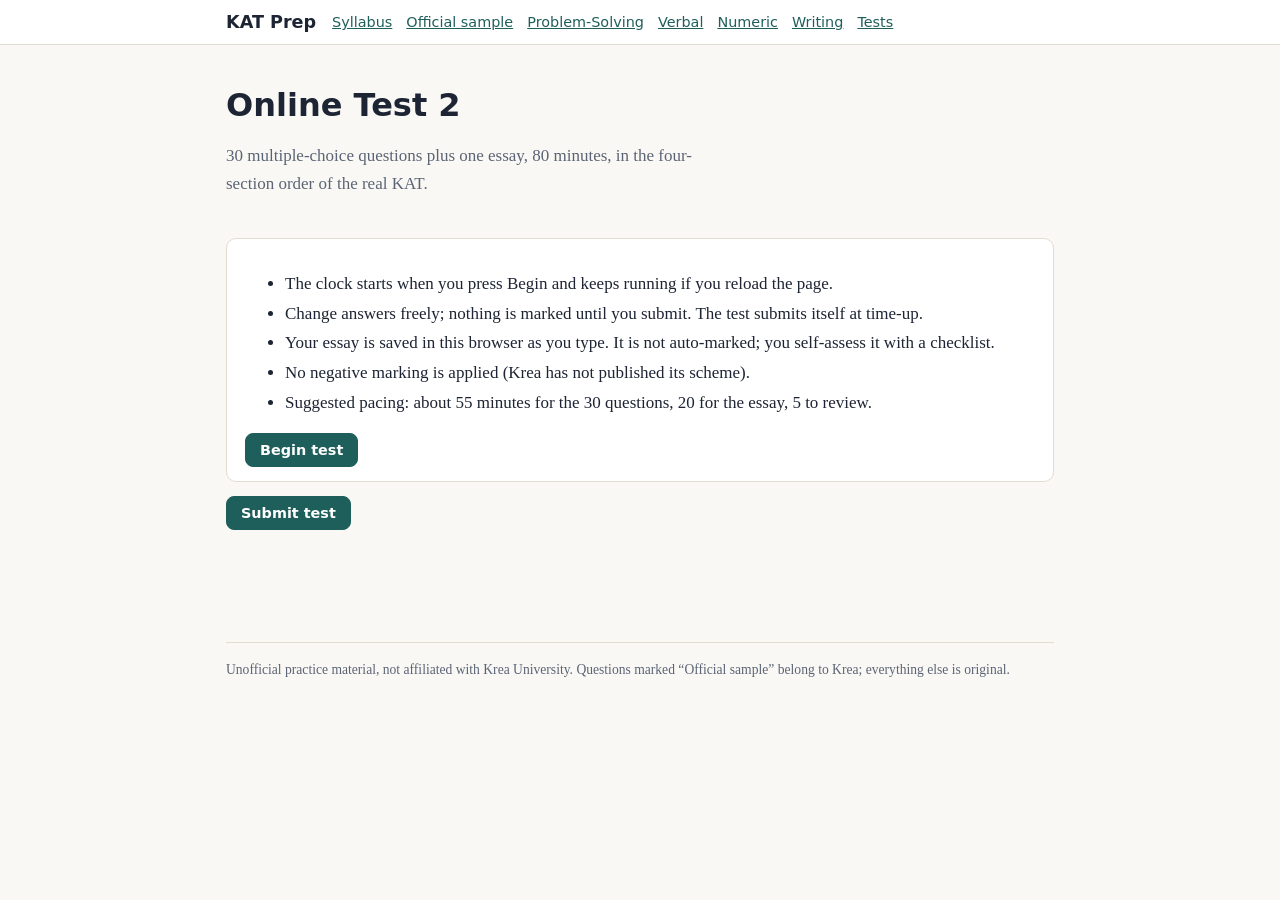
<file: site/test-2.html>
<!doctype html><html lang="en"><head><meta charset="utf-8"><meta name="viewport" content="width=device-width,initial-scale=1">
<title>Test 2</title><link rel="stylesheet" href="assets/style.css"></head><body>
<header class="top"><div class="wrap"><a class="brand" href="index.html">KAT Prep</a><nav>
<a href="syllabus.html">Syllabus</a><a href="official-sample.html">Official sample</a><a href="practice-problem-solving.html">Problem-Solving</a><a href="practice-verbal.html">Verbal</a><a href="practice-numeric.html">Numeric</a><a href="practice-writing.html">Writing</a><a href="tests.html">Tests</a></nav></div></header>
<main class="wrap"><div class="hero"><h1>Online Test 2</h1><p>30 multiple-choice questions plus one essay, 80 minutes, in the four-section order of the real KAT.</p></div><div id="gate" class="q"><ul><li>The clock starts when you press Begin and keeps running if you reload the page.</li><li>Change answers freely; nothing is marked until you submit. The test submits itself at time-up.</li><li>Your essay is saved in this browser as you type. It is not auto-marked; you self-assess it with a checklist.</li><li>No negative marking is applied (Krea has not published its scheme).</li><li>Suggested pacing: about 55 minutes for the 30 questions, 20 for the essay, 5 to review.</li></ul><button id="begin">Begin test</button></div><div id="result" hidden></div><div class="bar" id="runbar" hidden><div class="wrap"><span id="clock">—</span><span id="prog"></span></div></div><div id="paper" hidden></div><div class="tools"><button id="submit" hidden>Submit test</button></div></main>
<div class="wrap"><footer>Unofficial practice material, not affiliated with Krea University. Questions marked “Official sample” belong to Krea; everything else is original.</footer></div><script>window.TEST={"id": "test-2", "minutes": 80, "sections": [{"name": "Problem-Solving", "qs": [{"q": "Find the next letter: D, E, G, J, N, ?", "o": ["R", "W", "T", "S"], "a": 3, "s": "Position gaps: 1, 2, 3, 4 – the gap rises by 1 each time, so the next gap is 5 and the letter is S."}, {"q": "Starting from a point, Zoya walks 6 km towards north. She turns left and walks 8 km, then turns left and walks 6 km. How far is she from the starting point?", "o": ["7 km", "2 km", "8 km", "9 km"], "a": 2, "s": "Draw it on a grid with north up: she ends at (-8, 0) east/north of the start. Distance = √(-8² + 0²) = 8 km."}, {"q": "In a class, Kabir ranks 11th from the top and 11th from the bottom. How many students are there in the class?", "o": ["20", "1", "22", "21"], "a": 3, "s": "Total = rank from top + rank from bottom − 1 = 11 + 11 − 1 = 21. (Kabir is counted in both ranks.)"}, {"q": "Statements: No cat is a dog. All dogs are animals. Which conclusion follows?", "o": ["No animal is a cat", "All animals are dogs", "Some animals are not cats", "All cats are animals"], "a": 2, "s": "Dogs are animals and no dog is a cat, so those animals (the dogs) are not cats. Nothing is said about cats being animals, so the other options do not follow."}, {"q": "Today is Thursday. What day of the week will it be after 399 days?", "o": ["Saturday", "Wednesday", "Thursday", "Friday"], "a": 2, "s": "399 = 7 × 57 + 0. Whole weeks bring the same day, so move 0 day(s) ahead of Thursday: Thursday."}, {"q": "Today is Thursday. What day of the week will it be after 262 days?", "o": ["Monday", "Sunday", "Saturday", "Tuesday"], "a": 1, "s": "262 = 7 × 37 + 3. Whole weeks bring the same day, so move 3 day(s) ahead of Thursday: Sunday."}, {"q": "What is the smaller angle between the hands of a clock at 8:00?", "o": ["30°", "180°", "120°", "135°"], "a": 2, "s": "Angle = |30h − 5.5m| = |30×8 − 5.5×0| = 240°; the smaller angle is 120°. (The hour hand also moves as the minutes pass – ignoring that gives the trap value.)"}, {"q": "Starting from a point, Zoya walks 3 km towards north. She turns right and walks 12 km, then turns right and walks 12 km. How far is she from the starting point?", "o": ["14 km", "9 km", "16 km", "15 km"], "a": 3, "s": "Draw it on a grid with north up: she ends at (12, -9) east/north of the start. Distance = √(12² + -9²) = 15 km."}, {"q": "Starting from a point, Zoya walks 3 km towards north. She turns right and walks 12 km, then turns left and walks 6 km. How far is she from the starting point?", "o": ["14 km", "9 km", "15 km", "16 km"], "a": 2, "s": "Draw it on a grid with north up: she ends at (12, 9) east/north of the start. Distance = √(12² + 9²) = 15 km."}, {"q": "Find the next term: 3, 4, 6, 9, 13, ?", "o": ["19", "17", "20", "18"], "a": 3, "s": "Differences grow by 1 each step: 1, 2, 3, 4, 5. Next term = 18."}]}, {"name": "Critical Thinking & Verbal Ability", "qs": [{"q": "Rohan scored lower in maths than in science. His science score was lower than his English score.<br>Which conclusion is certain?", "o": ["Rohan scored the same in science and English.", "Rohan likes science more than English.", "Rohan scored lowest in English.", "Rohan scored highest in English."], "a": 3, "s": "Maths < Science < English, so English is the highest."}, {"q": "Identify the part of the sentence that contains the error.<br><i>Despite of the heavy rain, the match continued.<\/i>", "o": ["the match", "the heavy rain", "continued", "Despite of"], "a": 3, "s": "‘Despite’ is never followed by ‘of’ (compare ‘in spite of’)."}, {"q": "Choose the word closest in meaning to <b>ephemeral<\/b>.", "o": ["short-lived", "ancient", "eternal", "fragile"], "a": 0, "s": "Ephemeral (from Greek, ‘lasting a day’) = lasting a very short time."}, {"q": "Identify the part of the sentence that contains the error.<br><i>Hardly had she entered the room when the lights went out.<\/i>", "o": ["when", "went out", "No error", "Hardly had"], "a": 2, "s": "‘Hardly … when’ with inversion is correct."}, {"q": "Identify the part of the sentence that contains the error.<br><i>The number of applicants have increased this year.<\/i>", "o": ["applicants", "The number of", "have increased", "this year"], "a": 2, "s": "‘The number of’ is singular: <b>has<\/b> increased. (‘A number of’ would be plural.)"}, {"q": "Identify the part of the sentence that contains the error.<br><i>Scarcely had the meeting begun than the power failed.<\/i>", "o": ["the meeting begun", "than the power failed", "Scarcely had", "No error"], "a": 1, "s": "‘Scarcely’ pairs with <b>when<\/b>, not ‘than’."}, {"q": "Anyone who qualifies must have scored at least 60%. Tara scored 55%.<br>What follows?", "o": ["Tara does not qualify.", "Everyone scoring 60% qualifies.", "Tara scored the lowest.", "Tara qualifies if she appeals."], "a": 0, "s": "A necessary condition (≥ 60%) is not met, so she cannot qualify. A necessary condition is not a sufficient one."}, {"q": "Choose the word that best completes the sentence.<br><i>The manager's ______ explanation left everyone more confused than before.<\/i>", "o": ["succinct", "convoluted", "forthright", "cogent"], "a": 1, "s": "Convoluted = needlessly complicated; the other three would reduce confusion."}, {"q": "Choose the word that best completes the sentence.<br><i>The drought had a ______ effect on the harvest, leaving farmers with almost nothing.<\/i>", "o": ["trivial", "devastating", "negligible", "salutary"], "a": 1, "s": "The clause after the comma shows the effect was severe."}, {"q": "Choose the correct preposition: <i>She is allergic ______ peanuts.<\/i>", "o": ["to", "against", "with", "from"], "a": 0, "s": "Fixed collocation: allergic <b>to<\/b>."}]}, {"name": "Numeric Reasoning", "qs": [{"q": "A tap fills a tank in 10 hours; a leak at the bottom empties the full tank in 15 hours. If both work together, in how many hours is the empty tank filled?", "o": ["6 hours", "12.5 hours", "30 hours", "5 hours"], "a": 2, "s": "Net rate = 1/10 − 1/15 = 5/150 of the tank per hour → time = 150/5 = 30 hours."}, {"q": "Find the simple interest on ₹10000 at 6% per annum for 4 years.", "o": ["₹2400", "₹600", "₹4800", "₹12,400"], "a": 0, "s": "SI = P × R × T/100 = 10000 × 6 × 4/100 = ₹2400."}, {"q": "Two cars start at the same time from towns that are 200 km apart and drive towards each other at 60 km/h and 40 km/h. After how many hours do they meet?", "o": ["3 hours", "-10 hours", "2 hours", "3.33 hours"], "a": 2, "s": "They close the gap at 60 + 40 = 100 km/h, so time = 200/100 = 2 hours."}, {"q": "A jacket marked ₹1000 is sold at successive discounts of 20% and 10%. Find the selling price.", "o": ["₹850", "₹720", "₹700", "₹740"], "a": 1, "s": "After 20%: 800. After a further 10%: 800 × 0.9 = 720. Successive discounts multiply; they do not add (adding would give 700)."}, {"q": "A 30-litre mixture has milk and water in the ratio 2:1. How much water must be added to make the ratio 1:1?", "o": ["12 litres", "10 litres", "11 litres", "20 litres"], "a": 1, "s": "Milk = 20 L, water = 10 L. For equal parts water must also be 20 L, so add 20 − 10 = 10 L."}, {"q": "The average of 4 numbers is 30. When one more number is included the average becomes 40. What is the new number?", "o": ["88", "80", "40", "50"], "a": 1, "s": "Old total = 4 × 30 = 120. New total = 5 × 40 = 200. New number = 200 − 120 = 80."}, {"q": "Company A's revenue is 10% more than Company B's. By what percentage is B's revenue less than A's?", "o": ["10%", "9.09%", "5%", "11.11%"], "a": 1, "s": "Let B = 100, so A = 110. B is less than A by 10/110 × 100 = 9.09%. The base changes, so the percentages are not equal."}, {"q": "Find the simple interest on ₹8000 at 6% per annum for 4 years.", "o": ["₹9920", "₹1920", "₹480", "₹3840"], "a": 1, "s": "SI = P × R × T/100 = 8000 × 6 × 4/100 = ₹1920."}, {"q": "A shopkeeper marks goods 80% above cost and then allows a discount of 25%. What is his profit or loss percent?", "o": ["35%", "20%", "38%", "55%"], "a": 0, "s": "Take CP = 100. Marked = 180. SP = 180 × 0.75 = 135. Profit = 35%. (Not m − d = 55.)"}, {"q": "A school has 450 students. Today 72 are absent. What percentage of the students are present?", "o": ["74%", "84%", "89%", "16%"], "a": 1, "s": "Present = 450 − 72 = 378. Percentage = 378/450 × 100 = 84%. (Trap: 16% is the <i>absent<\/i> share.)"}]}], "writing": {"prompt": "A place or a smell can carry you back to a moment you wish you could live again. Write about an experience you would happily repeat – and why it matters to you.", "plan": ["Start with the sensory detail (smell, sound, light).", "Narrate the experience in 2–3 vivid lines, not a list.", "Ask: why do I want it again – what did it give me?", "End with what you now do to keep that feeling alive."], "model": "The smell of wet earth after the first monsoon shower takes me, at once, to my grandmother's courtyard. I am nine; the ground steams, the neem leaves drip, and she has placed a steel plate of puffed rice and hot tea at the edge of the verandah because, she says, ‘rain tastes better with something to eat’.<br><br>Nothing remarkable happened that afternoon. We simply sat. She told me how she crossed a flooded field to school, and I told her about a cartoon. Yet I would give much to repeat it, because it was the last time I did nothing and felt that nothing was enough.<br><br>Today my afternoons are timetables. I look forward to holidays the way a runner looks at a finishing line. That afternoon reminds me that happiness was never in the event; it was in the attention. So when it rains now, I switch off my phone for ten minutes, open the window and breathe in. It is not the courtyard, but for ten minutes it is close – and I have learned that repeating a moment sometimes means recreating its stillness, not its setting.", "rubric": [["Stays on the prompt and within 300 words", "Does every paragraph answer the prompt? Trim anything that does not."], ["Reflection, not just narration", "After describing an event, did you say what it meant to you?"], ["Structure", "Clear opening, 2–3 developed ideas, a closing that lands."], ["Specific detail", "A name, a smell, a number – something only you could have written."], ["Language", "Varied sentences, correct tense, no repeated words, no clichés such as ‘in this fast-paced world’."]]}}</script><script src="assets/test.js"></script></body></html>
</file>
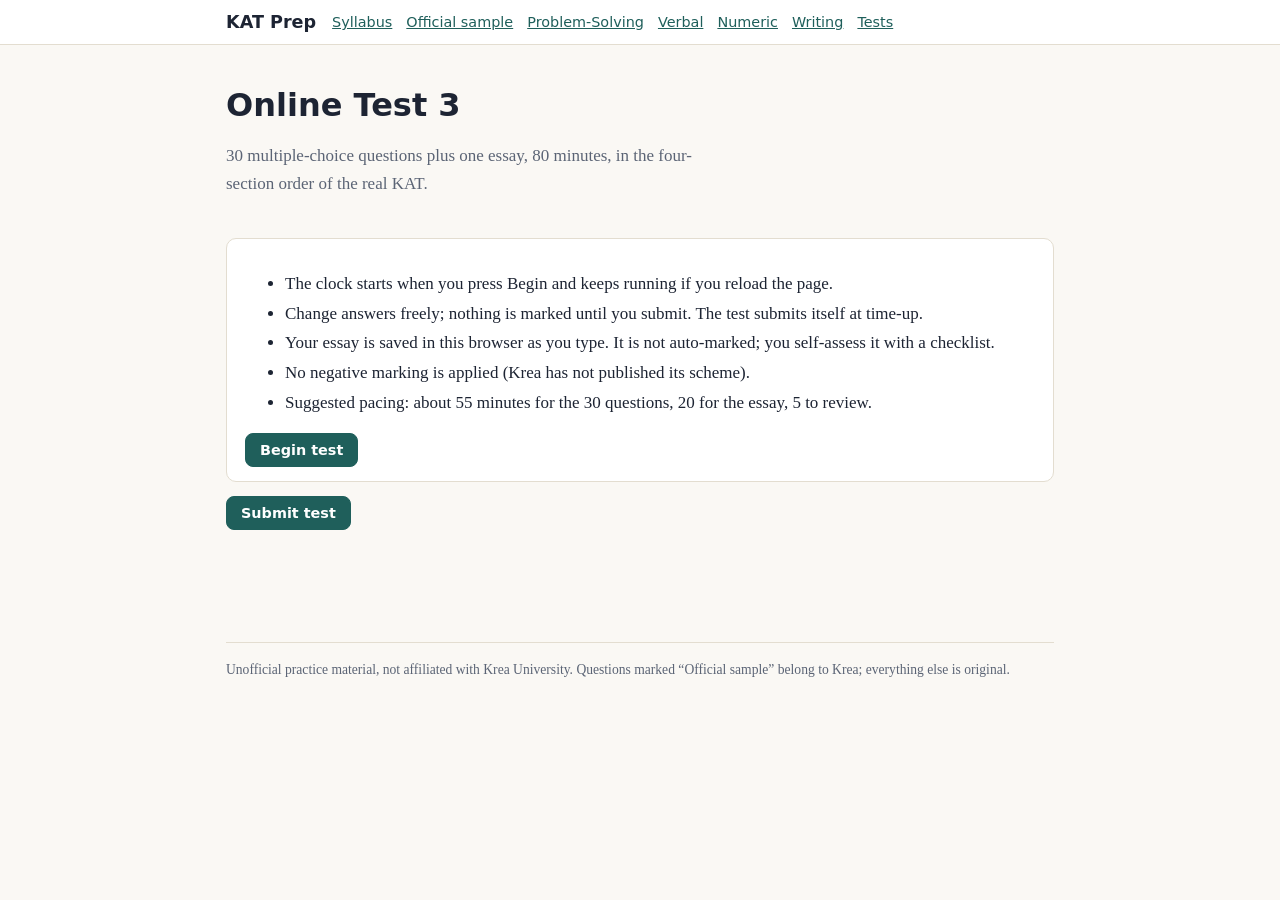
<file: site/test-3.html>
<!doctype html><html lang="en"><head><meta charset="utf-8"><meta name="viewport" content="width=device-width,initial-scale=1">
<title>Test 3</title><link rel="stylesheet" href="assets/style.css"></head><body>
<header class="top"><div class="wrap"><a class="brand" href="index.html">KAT Prep</a><nav>
<a href="syllabus.html">Syllabus</a><a href="official-sample.html">Official sample</a><a href="practice-problem-solving.html">Problem-Solving</a><a href="practice-verbal.html">Verbal</a><a href="practice-numeric.html">Numeric</a><a href="practice-writing.html">Writing</a><a href="tests.html">Tests</a></nav></div></header>
<main class="wrap"><div class="hero"><h1>Online Test 3</h1><p>30 multiple-choice questions plus one essay, 80 minutes, in the four-section order of the real KAT.</p></div><div id="gate" class="q"><ul><li>The clock starts when you press Begin and keeps running if you reload the page.</li><li>Change answers freely; nothing is marked until you submit. The test submits itself at time-up.</li><li>Your essay is saved in this browser as you type. It is not auto-marked; you self-assess it with a checklist.</li><li>No negative marking is applied (Krea has not published its scheme).</li><li>Suggested pacing: about 55 minutes for the 30 questions, 20 for the essay, 5 to review.</li></ul><button id="begin">Begin test</button></div><div id="result" hidden></div><div class="bar" id="runbar" hidden><div class="wrap"><span id="clock">—</span><span id="prog"></span></div></div><div id="paper" hidden></div><div class="tools"><button id="submit" hidden>Submit test</button></div></main>
<div class="wrap"><footer>Unofficial practice material, not affiliated with Krea University. Questions marked “Official sample” belong to Krea; everything else is original.</footer></div><script>window.TEST={"id": "test-3", "minutes": 80, "sections": [{"name": "Problem-Solving", "qs": [{"q": "What is the smaller angle between the hands of a clock at 9:20?", "o": ["70°", "175°", "150°", "160°"], "a": 3, "s": "Angle = |30h − 5.5m| = |30×9 − 5.5×20| = 160°; the smaller angle is 160°. (The hour hand also moves as the minutes pass – ignoring that gives the trap value.)"}, {"q": "In a certain code, BASKET is written as DAUKGT. How is MIRROR written in that code?", "o": ["OITRQR", "PJUSRS", "OKTTQT", "MKRTOT"], "a": 0, "s": "Letter by letter the shifts are +2, +0, +2, +0, +2, +0, so the shifts alternate [2, 0]. Apply it to MIRROR: OITRQR. (Test every position – a single-shift guess fails.)"}, {"q": "Statements: All pens are books. Some books are bags. Conclusions: I. Some pens are bags. II. Some bags are books. Which follows?", "o": ["Neither follows", "Both follow", "Only II follows", "Only I follows"], "a": 2, "s": "“Some books are bags” converts to “Some bags are books”, so II follows. The pens-in-books circle need not overlap the bags part of books, so I does not follow."}, {"q": "In a certain code, BRIDGE is written as CQJCHD. How is TEMPLE written in that code?", "o": ["UDNOMD", "UFNQMF", "SFLQKF", "VEOPNE"], "a": 0, "s": "Letter by letter the shifts are +1, -1, +1, -1, +1, -1, so the shifts alternate [1, -1]. Apply it to TEMPLE: UDNOMD. (Test every position – a single-shift guess fails.)"}, {"q": "In a class, Kabir ranks 19th from the top and 8th from the bottom. How many students are there in the class?", "o": ["26", "25", "12", "27"], "a": 0, "s": "Total = rank from top + rank from bottom − 1 = 19 + 8 − 1 = 26. (Kabir is counted in both ranks.)"}, {"q": "Starting from a point, Zoya walks 3 km towards north. She turns left and walks 4 km, then turns left and walks 6 km. How far is she from the starting point?", "o": ["1 km", "4 km", "6 km", "5 km"], "a": 3, "s": "Draw it on a grid with north up: she ends at (-4, -3) east/north of the start. Distance = √(-4² + -3²) = 5 km."}, {"q": "In a certain code, FOREST is written as IMUCVR. How is CANDLE written in that code?", "o": ["ADLGJH", "FDQGOH", "FYQBOC", "GZRCPD"], "a": 2, "s": "Letter by letter the shifts are +3, -2, +3, -2, +3, -2, so the shifts alternate [3, -2]. Apply it to CANDLE: FYQBOC. (Test every position – a single-shift guess fails.)"}, {"q": "Pointing to a woman, Rohit says, “She is the daughter of my mother's only brother.” How is the woman related to Rohit?", "o": ["Niece", "Sister", "Aunt", "Cousin"], "a": 3, "s": "Rohit's mother's only brother is Rohit's maternal uncle; his daughter is Rohit's (maternal) cousin."}, {"q": "Find the next term: 4, 10, 16, 22, 28, ?", "o": ["33", "35", "34", "40"], "a": 2, "s": "Constant difference +6. Next term = 34."}, {"q": "Find the next term: 6, 13, 20, 27, 34, ?", "o": ["48", "42", "41", "40"], "a": 2, "s": "Constant difference +7. Next term = 41."}]}, {"name": "Critical Thinking & Verbal Ability", "qs": [{"q": "Arrange the sentences in order.<br>P. The bus finally arrived, an hour late.<br>Q. We had been waiting at the stop since six.<br>R. By then the rain had become a storm.<br>S. All of us were soaked.", "o": ["QPRS", "QRPS", "SQPR", "PQRS"], "a": 0, "s": "Waiting (Q) → the late bus (P) → the storm by then (R) → soaked (S)."}, {"q": "Choose the word that best completes the sentence.<br><i>The new policy was designed to ______ the effects of inflation on the poor.<\/i>", "o": ["intensify", "aggravate", "mitigate", "exacerbate"], "a": 2, "s": "Mitigate = lessen. The other three would worsen the effects."}, {"q": "Arrange the sentences in order.<br>P. Nobody noticed the leak at first.<br>Q. By morning the whole basement was flooded.<br>R. A small drip began in the pipe overnight.<br>S. Slowly it widened into a steady stream.", "o": ["PRSQ", "RPSQ", "RSPQ", "QRPS"], "a": 1, "s": "R introduces the drip, P (‘at first’) follows, S shows it widening, Q is the result."}, {"q": "Identify the part of the sentence that contains the error.<br><i>The furniture in the hall are old but sturdy.<\/i>", "o": ["but sturdy", "in the hall", "The furniture", "are old"], "a": 3, "s": "‘Furniture’ is uncountable: <b>is<\/b> old."}, {"q": "A city made buses free on Sundays. Sunday car traffic then fell 15%.<br>Which finding most strengthens the claim that free buses caused the fall?", "o": ["Many residents leave town on Sundays.", "Bus companies reported higher weekday revenue.", "Petrol prices fell sharply in the same months.", "On weekdays, when buses were not free, car traffic did not fall over the same period."], "a": 3, "s": "A comparison group with no free buses and no fall rules out general causes. The other options are irrelevant or point to other explanations."}, {"q": "“Sales of Brand X rose after it hired a famous actor, so the advertisement caused the rise.”<br>Which statement most weakens this?", "o": ["The actor is popular among teenagers.", "A major rival's product was recalled that same month, sending buyers to Brand X.", "The advertisement was shown on television.", "Brand X's price stayed the same."], "a": 1, "s": "An alternative cause (rival recall) explains the rise."}, {"q": "Identify the part of the sentence that contains the error.<br><i>Each of the boys were given a certificate.<\/i>", "o": ["were given", "a certificate", "Each of", "the boys"], "a": 0, "s": "‘Each’ is singular: <b>was<\/b> given."}, {"q": "Select the correctly punctuated sentence.", "o": ["Although it was late; we decided, to finish the match.", "Although, it was late we decided to finish the match.", "Although it was late, we decided to finish the match.", "Although it was late we, decided to finish the match."], "a": 2, "s": "A comma follows a fronted subordinate clause; no other commas are needed."}, {"q": "Choose the correct rephrasing.<br><i>No sooner did he sit down, the phone rang.<\/i>", "o": ["No sooner did he sat down than the phone rang.", "No sooner he sat down when the phone rang.", "No sooner had he sat down than the phone rang.", "No sooner had he sit down than the phone rang."], "a": 2, "s": "‘No sooner’ + past perfect (had + V3) + <b>than<\/b>."}, {"q": "Identify the part of the sentence that contains the error.<br><i>Neither of the two candidates have submitted their forms on time.<\/i>", "o": ["Neither of", "have submitted", "on time", "their forms"], "a": 1, "s": "‘Neither’ takes a singular verb: <b>has<\/b> submitted."}]}, {"name": "Numeric Reasoning", "qs": [{"q": "A car goes from P to Q at 20 km/h and returns along the same road at 30 km/h. What is its average speed for the whole trip?", "o": ["25 km/h", "24 km/h", "26 km/h", "12 km/h"], "a": 1, "s": "For equal distances, average speed = 2ab/(a+b) = 2 × 20 × 30/50 = 24 km/h. The simple mean 25 is wrong because more time is spent at the slower speed."}, {"q": "A jacket marked ₹4000 is sold at successive discounts of 20% and 10%. Find the selling price.", "o": ["₹3400", "₹2960", "₹2880", "₹2800"], "a": 2, "s": "After 20%: 3200. After a further 10%: 3200 × 0.9 = 2880. Successive discounts multiply; they do not add (adding would give 2800)."}, {"q": "A tap fills a tank in 12 hours; a leak at the bottom empties the full tank in 20 hours. If both work together, in how many hours is the empty tank filled?", "o": ["8 hours", "7.5 hours", "30 hours", "16 hours"], "a": 2, "s": "Net rate = 1/12 − 1/20 = 8/240 of the tank per hour → time = 240/8 = 30 hours."}, {"q": "A 60-litre mixture has milk and water in the ratio 5:1. How much water must be added to make the ratio 1:1?", "o": ["80 litres", "40 litres", "50 litres", "10 litres"], "a": 1, "s": "Milk = 50 L, water = 10 L. For equal parts water must also be 50 L, so add 50 − 10 = 40 L."}, {"q": "A school has 360 students. Today 90 are absent. What percentage of the students are present?", "o": ["65%", "80%", "75%", "25%"], "a": 2, "s": "Present = 360 − 90 = 270. Percentage = 270/360 × 100 = 75%. (Trap: 25% is the <i>absent<\/i> share.)"}, {"q": "Find the compound interest on ₹2500 for 2 years at 20% per annum, compounded yearly.", "o": ["₹1600", "₹1100", "₹1000", "₹3600"], "a": 1, "s": "Amount = 2500 × (1 + 20/100)² = 3600. CI = Amount − P = ₹1100. (Simple interest would be 1000; the extra 100 is interest on interest.)"}, {"q": "The present ages of Rahul and Meera are in the ratio 3:8. After 5 years the sum of their ages will be 54. What is Rahul's present age?", "o": ["12 years", "17 years", "13 years", "32 years"], "a": 0, "s": "Sum now = 54 − 2 × 5 = 44. One part = 44/11 = 4. Rahul = 3 × 4 = 12 years."}, {"q": "A shopkeeper marks goods 25% above cost and then allows a discount of 20%. What is his profit or loss percent?", "o": ["1%", "0%", "5%", "3%"], "a": 1, "s": "Take CP = 100. Marked = 125. SP = 125 × 0.8 = 100. Profit = 0%. (Not m − d = 5.)"}, {"q": "A can finish a job in 30 days and B in 60 days. Working together, in how many days will they finish it?", "o": ["45 days", "30 days", "90 days", "20 days"], "a": 3, "s": "Work per day together: 1/30 + 1/60 = 90/1800. Time = 1800/90 = 20 days."}, {"q": "A jacket marked ₹2000 is sold at successive discounts of 30% and 10%. Find the selling price.", "o": ["₹1600", "₹1300", "₹1200", "₹1260"], "a": 3, "s": "After 30%: 1400. After a further 10%: 1400 × 0.9 = 1260. Successive discounts multiply; they do not add (adding would give 1200)."}]}], "writing": {"prompt": "‘We do not always get a second chance.’ Reflect on a decision that could not be undone and on what you would keep, even if time could be rewound.", "plan": ["Name the decision and why it was final.", "Show the two sides: what you lost and what you gained.", "State what you would keep even if you could rewind.", "Close with a principle for future choices."], "model": "Two years ago I left my school's football team to concentrate on exams. The decision was final: the squad that year went on to win the district cup, and my place was filled by someone else.<br><br>For a while I felt I had made a poor trade. Every Saturday I heard the cheering from the ground and told myself the results would justify it. Then they did – partly. My marks improved; my friendships on the team faded.<br><br>If I could rewind, would I choose differently? I think I would keep the decision but change the way I made it. I decided alone, in one evening, on the basis of fear. A conversation with my coach might have shown me a way to do both. What I would keep is the courage to put a long-term goal ahead of an immediate pleasure; what I would change is the habit of deciding in silence.<br><br>That is the rule I use now: for any choice that cannot be undone, I sleep on it and ask one person who knows me well. Second chances are rare, but second opinions are free.", "rubric": [["Stays on the prompt and within 300 words", "Does every paragraph answer the prompt? Trim anything that does not."], ["Reflection, not just narration", "After describing an event, did you say what it meant to you?"], ["Structure", "Clear opening, 2–3 developed ideas, a closing that lands."], ["Specific detail", "A name, a smell, a number – something only you could have written."], ["Language", "Varied sentences, correct tense, no repeated words, no clichés such as ‘in this fast-paced world’."]]}}</script><script src="assets/test.js"></script></body></html>
</file>
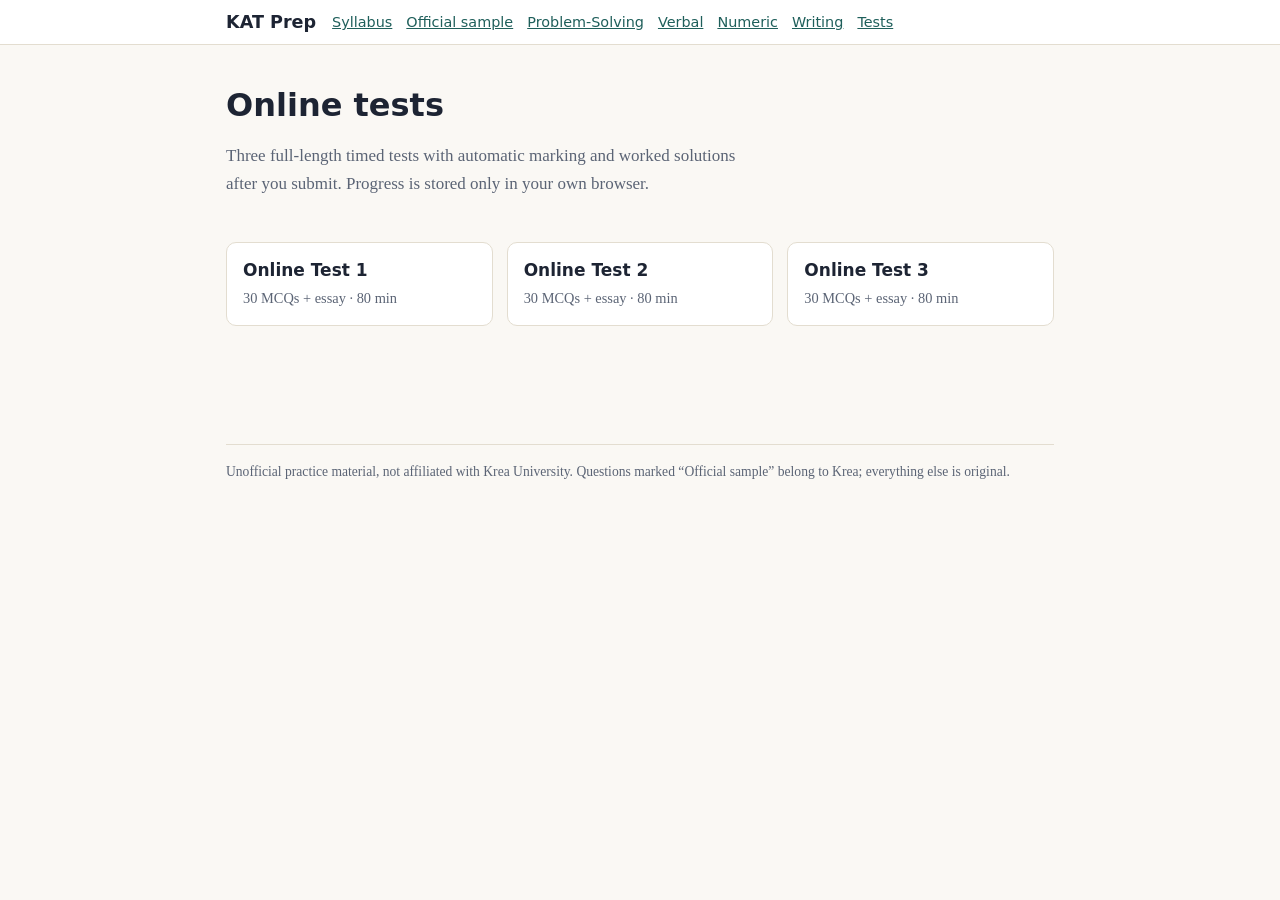
<file: site/tests.html>
<!doctype html><html lang="en"><head><meta charset="utf-8"><meta name="viewport" content="width=device-width,initial-scale=1">
<title>Online tests</title><link rel="stylesheet" href="assets/style.css"></head><body>
<header class="top"><div class="wrap"><a class="brand" href="index.html">KAT Prep</a><nav>
<a href="syllabus.html">Syllabus</a><a href="official-sample.html">Official sample</a><a href="practice-problem-solving.html">Problem-Solving</a><a href="practice-verbal.html">Verbal</a><a href="practice-numeric.html">Numeric</a><a href="practice-writing.html">Writing</a><a href="tests.html">Tests</a></nav></div></header>
<main class="wrap"><div class="hero"><h1>Online tests</h1><p>Three full-length timed tests with automatic marking and worked solutions after you submit. Progress is stored only in your own browser.</p></div><div class="grid"><a class="card" href="test-1.html"><b>Online Test 1</b><span>30 MCQs + essay · 80 min</span></a><a class="card" href="test-2.html"><b>Online Test 2</b><span>30 MCQs + essay · 80 min</span></a><a class="card" href="test-3.html"><b>Online Test 3</b><span>30 MCQs + essay · 80 min</span></a></div></main>
<div class="wrap"><footer>Unofficial practice material, not affiliated with Krea University. Questions marked “Official sample” belong to Krea; everything else is original.</footer></div></body></html>
</file>
<file: site/assets/style.css>
:root{--bg:#faf8f4;--card:#fff;--ink:#1d2433;--mut:#5b6475;--line:#e3ddd0;--acc:#1f5f5b;--acc2:#b4532a;--ok:#1e7a46;--bad:#b3261e;--hl:#eef5f4}
@media (prefers-color-scheme:dark){:root:not([data-theme=light]){--bg:#14181f;--card:#1c222c;--ink:#e8e6e1;--mut:#9aa3b2;--line:#2c3441;--acc:#6cc3b9;--acc2:#e89a6e;--ok:#5fcf8f;--bad:#ff8a80;--hl:#1a2a2a}}
*{box-sizing:border-box}html{scroll-behavior:smooth}
body{margin:0;background:var(--bg);color:var(--ink);font:17px/1.6 Georgia,"Iowan Old Style",serif}
a{color:var(--acc)}h1,h2,h3{font-family:system-ui,-apple-system,"Segoe UI",sans-serif;line-height:1.25}
.wrap{max-width:860px;margin:0 auto;padding:0 16px 60px}
header.top{border-bottom:1px solid var(--line);background:var(--card)}
header.top .wrap{display:flex;gap:16px;align-items:center;flex-wrap:wrap;padding:12px 16px}
header.top a.brand{font:700 1.1rem system-ui,sans-serif;text-decoration:none;color:var(--ink)}
header.top nav{display:flex;gap:14px;flex-wrap:wrap;font:.9rem system-ui,sans-serif}
.hero{padding:34px 0 10px}.hero h1{font-size:2rem;margin:.2em 0}.hero p{color:var(--mut);max-width:60ch}
.grid{display:grid;grid-template-columns:repeat(auto-fill,minmax(230px,1fr));gap:14px;margin:18px 0}
.card{background:var(--card);border:1px solid var(--line);border-radius:10px;padding:14px 16px;text-decoration:none;color:var(--ink);display:block}
.card:hover{border-color:var(--acc)}.card b{font-family:system-ui,sans-serif;display:block}.card span{color:var(--mut);font-size:.9rem}
.q{background:var(--card);border:1px solid var(--line);border-radius:10px;padding:14px 18px;margin:14px 0}
.q .n{font:600 .8rem system-ui,sans-serif;color:var(--acc);text-transform:uppercase;letter-spacing:.05em}
.q ol{list-style:upper-alpha;margin:.5em 0 .5em 1.4em;padding:0}.q li{margin:.15em 0}
details.a summary{cursor:pointer;color:var(--acc);font:600 .9rem system-ui,sans-serif;margin-top:6px}
.sol{background:var(--hl);border-left:3px solid var(--acc);padding:8px 12px;margin-top:8px;border-radius:0 6px 6px 0}
.ans{font-family:system-ui,sans-serif;font-weight:700;color:var(--ok)}
.tools{display:flex;gap:8px;flex-wrap:wrap;margin:12px 0}
button,.btn{font:600 .9rem system-ui,sans-serif;border:1px solid var(--acc);background:var(--acc);color:#fff;padding:8px 14px;border-radius:8px;cursor:pointer;text-decoration:none;display:inline-block}
button.ghost,.btn.ghost{background:transparent;color:var(--acc)}button:disabled{opacity:.5;cursor:default}
.note{background:var(--card);border:1px dashed var(--acc2);border-radius:8px;padding:10px 14px;color:var(--mut);font-size:.93rem}
table{border-collapse:collapse;width:100%;font:.92rem system-ui,sans-serif}th,td{border:1px solid var(--line);padding:6px 10px;text-align:left}
.bar{position:sticky;top:0;z-index:5;background:var(--card);border-bottom:1px solid var(--line)}
.bar .wrap{display:flex;gap:12px;align-items:center;flex-wrap:wrap;padding:8px 16px}
#clock{font:700 1.2rem ui-monospace,monospace;color:var(--acc2)}#clock.low{color:var(--bad)}
.opt{display:block;padding:6px 10px;margin:4px 0;border:1px solid var(--line);border-radius:8px;cursor:pointer}
.opt:hover{border-color:var(--acc)}.opt input{margin-right:8px}
.opt.right{border-color:var(--ok);background:rgba(30,122,70,.12)}.opt.wrong{border-color:var(--bad);background:rgba(179,38,30,.1)}
textarea{width:100%;min-height:220px;font:16px/1.5 Georgia,serif;padding:10px;border:1px solid var(--line);border-radius:8px;background:var(--card);color:var(--ink)}
.wc.over{color:var(--bad);font-weight:700}
.score{font:700 2rem system-ui,sans-serif}.sec{font:700 .85rem system-ui,sans-serif;color:var(--acc2);text-transform:uppercase;letter-spacing:.06em;margin:28px 0 4px}
footer{color:var(--mut);font-size:.85rem;border-top:1px solid var(--line);padding:16px 0;margin-top:40px}
@media print{.bar,.tools,header.top{display:none}details.a{display:block}details.a[open] summary{display:none}}
</file>
